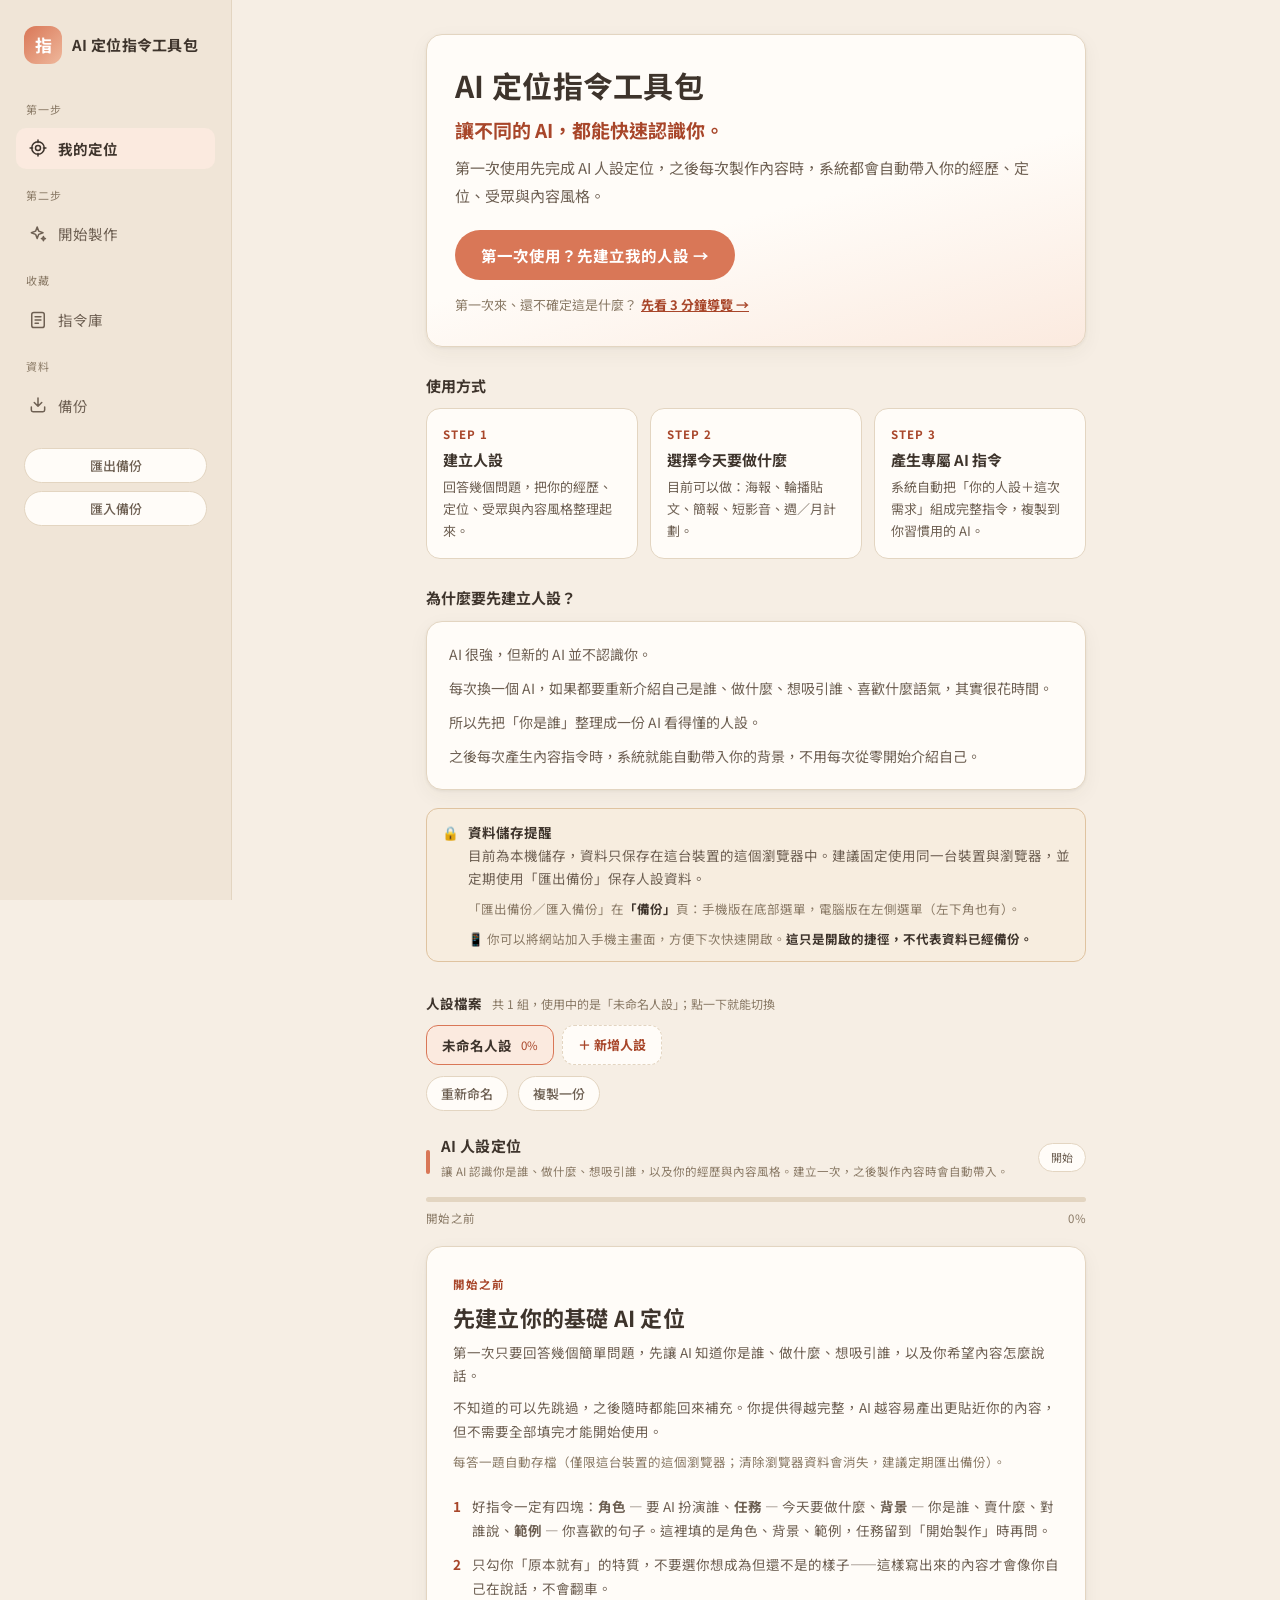
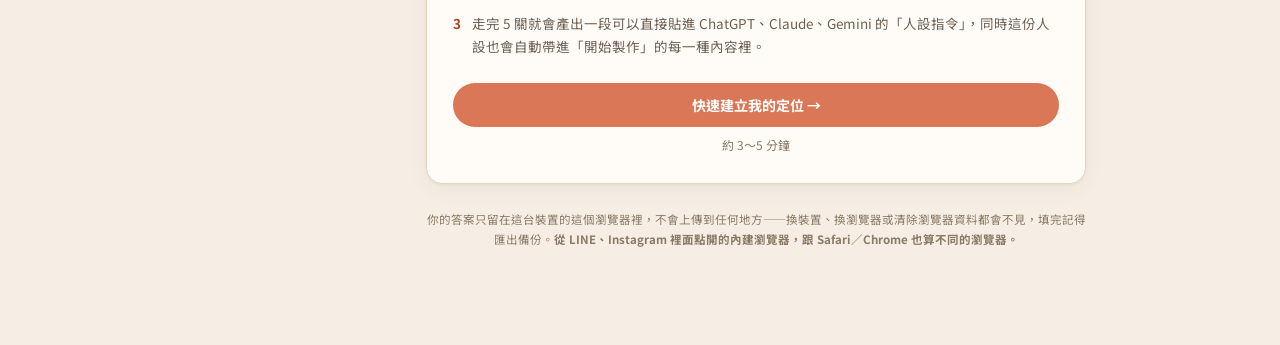
<file: index.html>
<!doctype html>
<html lang="zh-Hant">
<head>
<meta charset="utf-8">
<meta name="viewport" content="width=device-width,initial-scale=1,viewport-fit=cover">
<title>AI 定位指令工具包</title>
<meta name="description" content="讓不同的 AI，都能快速認識你。先建立你的 AI 人設定位，之後製作內容時自動帶入你的經歷、定位、受眾與內容風格。">
<!-- 分享到 LINE／FB 時顯示的標題與說明。沒有這段，LINE 會自己亂抓畫面上的字 -->
<meta property="og:type" content="website">
<meta property="og:site_name" content="AI 定位指令工具包">
<meta property="og:title" content="AI 定位指令工具包">
<meta property="og:description" content="讓不同的 AI，都能快速認識你。先建立你的 AI 人設定位，之後製作內容自動帶入。">
<meta property="og:url" content="https://amaroxy2586-cloud.github.io/roxyai/">
<meta name="twitter:card" content="summary">
<meta name="twitter:title" content="AI 定位指令工具包">
<meta name="twitter:description" content="讓不同的 AI，都能快速認識你。先建立你的 AI 人設定位，之後製作內容自動帶入。">
<link rel="preconnect" href="https://fonts.googleapis.com">
<link rel="preconnect" href="https://fonts.gstatic.com" crossorigin>
<link href="https://fonts.googleapis.com/css2?family=Noto+Sans+TC:wght@400;500;700&display=swap" rel="stylesheet">
<style>
:root{
  /* 大地淺色奶茶底 × 陶土橘重點 */
  --orange:#D97757; --orange-soft:#EFB89C; --orange-light:#FBEADF;
  --caramel:#B08055; --caramel-soft:#DFC3A0; --caramel-light:#F7EDDF;
  --olive:#9DA383; --olive-light:#EDEFE2; --sand:#D6BE9E;
  --milk:#F0E5D7; --bg:#F6EEE4; --white:#FFFCF8;
  --dark:#3E342C; --medium:#6E6053; --gray:#8A7A66;
  --line:#E3D5C1;
  --r:16px; --shadow:0 1px 3px rgba(62,52,44,.07), 0 6px 20px rgba(62,52,44,.05);
}
*{box-sizing:border-box;margin:0;padding:0}
html,body{height:100%}
body{
  font-family:"Noto Sans TC",-apple-system,"PingFang TC","Microsoft JhengHei",sans-serif;
  background:var(--bg); color:var(--dark); line-height:1.7;
  -webkit-font-smoothing:antialiased;
}
button,input,select,textarea{font-family:inherit;font-size:inherit;color:inherit}
button{cursor:pointer;border:none;background:none}
a{color:inherit}

/* ---------- Layout ---------- */
.app{display:flex;min-height:100vh}

/* 內建瀏覽器（LINE／IG／FB）提醒橫幅。
   這些 App 的內建瀏覽器有自己獨立的儲存空間，在裡面填的東西
   換到 Safari／Chrome 打開就不見了——使用者會以為產品壞掉。 */
.iab{
  position:fixed;top:0;left:0;right:0;z-index:80;
  background:var(--orange);color:#fff;
  padding:10px 14px;font-size:12.5px;line-height:1.6;
  display:flex;gap:10px;align-items:center;justify-content:center;flex-wrap:wrap;
  box-shadow:0 2px 10px rgba(62,52,44,.18);
}
.iab b{font-weight:700}
.iab button{
  background:#fff;color:var(--orange);border:0;border-radius:99px;
  padding:5px 13px;font-size:12.5px;font-weight:700;cursor:pointer;flex-shrink:0;
}
body.has-iab .app{padding-top:52px}
@media (max-width:760px){ body.has-iab .app{padding-top:74px} }
.side{
  width:232px;flex:0 0 232px;background:var(--milk);
  border-right:1px solid var(--line);padding:26px 16px 30px;
  position:sticky;top:0;height:100vh;overflow-y:auto;
}
.brand{display:flex;align-items:center;gap:10px;padding:0 8px 22px}
.brand-mark{
  width:38px;height:38px;border-radius:12px;flex:0 0 38px;
  background:linear-gradient(135deg,var(--orange),var(--orange-soft));
  display:grid;place-items:center;color:#fff;font-weight:700;font-size:17px;
}
.brand-txt strong{display:block;font-size:15px;font-weight:700;letter-spacing:.02em}
.brand-txt span{display:block;font-size:11.5px;color:var(--gray)}
.nav{display:flex;flex-direction:column;gap:3px}
.nav-lbl{font-size:11px;color:var(--gray);padding:14px 10px 6px;letter-spacing:.08em}
.nav button{
  display:flex;align-items:center;gap:10px;width:100%;
  padding:10px 12px;border-radius:10px;font-size:14.5px;color:var(--medium);
  text-align:left;transition:.15s;
}
.nav button:hover{background:var(--white)}
.nav button.on{background:var(--orange-light);color:var(--dark);font-weight:700}
.nav button i{font-style:normal;font-size:16px;width:20px;text-align:center}
.side-foot{margin-top:22px;padding:0 8px;display:flex;flex-direction:column;gap:8px}

.main{flex:1;min-width:0;padding:34px 40px 90px;max-width:1180px}
.page{display:none;animation:fade .25s ease}
.page.on{display:block}
@keyframes fade{from{opacity:0;transform:translateY(6px)}to{opacity:1;transform:none}}

.h1{font-size:26px;font-weight:700;letter-spacing:.01em}
.sub{color:var(--gray);font-size:14px;margin-top:4px}
.head{margin-bottom:26px;display:flex;justify-content:space-between;align-items:flex-end;gap:16px;flex-wrap:wrap}
.h2{font-size:17px;font-weight:700;margin-bottom:4px}
.sec{margin-top:30px}

/* ---------- Cards ---------- */
.card{background:var(--white);border:1px solid var(--line);border-radius:var(--r);box-shadow:var(--shadow)}
.pad{padding:22px 24px}
.grid{display:grid;gap:14px}
.g4{grid-template-columns:repeat(4,1fr)}
.gauto{grid-template-columns:repeat(auto-fit,minmax(176px,1fr))}
.g3{grid-template-columns:repeat(3,1fr)}
.g2{grid-template-columns:repeat(2,1fr)}

.stat{padding:18px 20px;border-radius:var(--r);border:1px solid var(--line);background:var(--white);box-shadow:var(--shadow);position:relative;overflow:hidden}
.stat::after{content:"";position:absolute;top:0;bottom:0;left:0;width:4px;background:var(--orange-soft)}
.stat.b::after{background:var(--caramel-soft)} .stat.s::after{background:var(--olive)} .stat.c::after{background:var(--sand)}
.stat .k{font-size:12.5px;color:var(--gray);display:flex;align-items:center;gap:6px}
.stat .v{font-size:30px;font-weight:700;line-height:1.25;margin-top:6px;letter-spacing:-.01em}
.stat .v small{font-size:14px;font-weight:500;color:var(--gray);margin-left:2px}
.stat .n{font-size:12px;color:var(--gray);margin-top:2px}

.bar{height:8px;border-radius:99px;background:var(--orange-light);overflow:hidden;margin-top:10px}
.bar i{display:block;height:100%;background:var(--orange);border-radius:99px;transition:width .5s}

/* ---------- Form ---------- */
.field{margin-bottom:18px}
.field label{display:block;font-size:13.5px;font-weight:700;margin-bottom:6px}
.field .hint{font-size:12.5px;color:var(--gray);font-weight:400;margin-bottom:7px;line-height:1.6}
.inp,textarea.inp,select.inp{
  width:100%;padding:11px 13px;border:1px solid var(--line);border-radius:11px;
  background:var(--white);font-size:14.5px;transition:.15s;outline:none;
}
.inp:focus{border-color:var(--orange-soft);box-shadow:0 0 0 3px var(--orange-light)}
textarea.inp{resize:vertical;min-height:88px;line-height:1.75}
select.inp{appearance:none;padding-right:34px}

.chips{display:flex;flex-wrap:wrap;gap:8px}
.chip{
  padding:7px 14px;border-radius:99px;border:1px solid var(--line);
  background:var(--white);font-size:13.5px;color:var(--medium);transition:.15s;
}
.chip:hover{border-color:var(--orange-soft)}
.chip.on{background:var(--orange-light);border-color:var(--orange-soft);color:var(--dark);font-weight:700}

.btn{
  padding:10px 20px;border-radius:99px;font-size:14px;font-weight:700;
  background:var(--orange);color:#fff;transition:.15s;white-space:nowrap;
}
.btn:hover{background:#C4643F}
.btn:disabled{background:var(--orange-soft);cursor:not-allowed}
.btn.ghost{background:var(--white);color:var(--medium);border:1px solid var(--line);font-weight:500}
.btn.ghost:hover{border-color:var(--orange-soft);color:var(--dark)}
.btn.sm{padding:7px 14px;font-size:13px}
.btn.blue{background:var(--caramel)} .btn.blue:hover{background:#98693F}
.btn.wide{width:100%;text-align:center}
.btn.danger{background:var(--white);color:#B3593B;border:1px solid var(--line)}
.row{display:flex;gap:10px;flex-wrap:wrap;align-items:center}

/* ---------- Generator ---------- */
.tabs{display:flex;gap:10px;overflow-x:auto;padding-bottom:6px;margin-bottom:22px;scrollbar-width:none}
.tabs::-webkit-scrollbar{display:none}
.tab{
  flex:0 0 auto;padding:14px 18px;border-radius:14px;border:1px solid var(--line);
  background:var(--white);text-align:left;min-width:158px;transition:.15s;
}
.tab:hover{border-color:var(--orange-soft)}
.tab.on{border-color:var(--orange);background:var(--orange-light)}
.tab b{display:block;font-size:14.5px}
.tab span{display:block;font-size:11.5px;color:var(--gray);margin-top:1px}
.tab em{font-style:normal;font-size:18px;display:block;margin-bottom:4px}

.split{display:grid;grid-template-columns:1fr 1fr;gap:18px;align-items:start}
.out{
  background:#3E342C;color:#F7F0E6;border-radius:var(--r);padding:20px;
  font-size:13px;line-height:1.85;white-space:pre-wrap;word-break:break-word;
  max-height:560px;overflow-y:auto;
}
.out::-webkit-scrollbar{width:8px}
.out::-webkit-scrollbar-thumb{background:#6E6053;border-radius:9px}
.sticky{position:sticky;top:24px}

.warn{
  background:var(--caramel-light);border:1px solid var(--caramel-soft);border-radius:12px;
  padding:12px 15px;font-size:13.5px;color:var(--medium);display:flex;gap:9px;align-items:flex-start;
}
.warn b{color:var(--dark)}

/* ---------- List ---------- */
.toolbar{display:flex;gap:10px;flex-wrap:wrap;margin-bottom:18px;align-items:center}
.search{position:relative;flex:1;min-width:200px}
.search .inp{padding-left:38px}
.search span{position:absolute;left:13px;top:50%;transform:translateY(-50%);color:var(--gray);font-size:14px}
.item{
  background:var(--white);border:1px solid var(--line);border-radius:14px;padding:16px 18px;
  margin-bottom:11px;transition:.15s;
}
.item:hover{border-color:var(--orange-soft);box-shadow:var(--shadow)}
.item-top{display:flex;gap:10px;align-items:flex-start;justify-content:space-between}
.item h4{font-size:15px;font-weight:700;line-height:1.5}
.item .snip{font-size:13px;color:var(--gray);margin-top:6px;display:-webkit-box;-webkit-line-clamp:2;-webkit-box-orient:vertical;overflow:hidden;line-height:1.7}
.item .meta{display:flex;gap:8px;flex-wrap:wrap;align-items:center;margin-top:11px}
.badge{font-size:11.5px;padding:3px 10px;border-radius:99px;background:var(--orange-light);color:var(--medium);font-weight:700}
.badge.b{background:var(--caramel-light)} .badge.s{background:var(--olive-light)} .badge.c{background:var(--caramel-light)}
.tag{font-size:11.5px;padding:3px 9px;border-radius:8px;background:var(--bg);border:1px solid var(--line);color:var(--gray)}
.date{font-size:11.5px;color:var(--gray);margin-left:auto}
.star{font-size:17px;line-height:1;color:#DFD3C2;transition:.15s}
.star.on{color:#D9A441}
.acts{display:flex;gap:6px;flex-wrap:wrap;margin-top:12px;padding-top:12px;border-top:1px solid var(--line)}

.empty{text-align:center;padding:56px 20px;color:var(--gray)}
.empty em{font-style:normal;font-size:38px;display:block;margin-bottom:12px;opacity:.55}
.empty p{font-size:14px;margin-bottom:16px}

/* ---------- QA rows ---------- */
.qa{border:1px solid var(--line);border-radius:12px;padding:14px;margin-bottom:10px;background:var(--bg)}
.qa-h{display:flex;justify-content:space-between;align-items:center;margin-bottom:8px}
.qa-h b{font-size:12.5px;color:var(--gray)}
.del{font-size:12.5px;color:var(--gray)}
.del:hover{color:#B3593B}

/* ---------- Modal ---------- */
.mask{position:fixed;top:0;right:0;bottom:0;left:0;background:rgba(62,52,44,.42);display:none;z-index:60;padding:20px;overflow-y:auto}
.mask.on{display:flex;align-items:flex-start;justify-content:center}
.modal{background:var(--white);border-radius:20px;width:100%;max-width:660px;margin:auto;box-shadow:0 20px 60px rgba(62,52,44,.22);animation:pop .2s ease}
@keyframes pop{from{opacity:0;transform:scale(.97)}to{opacity:1;transform:none}}
.modal-h{padding:20px 24px;border-bottom:1px solid var(--line);display:flex;justify-content:space-between;align-items:center}
.modal-h b{font-size:16px}
.modal-b{padding:22px 24px;max-height:70vh;overflow-y:auto}
.modal-f{padding:16px 24px;border-top:1px solid var(--line);display:flex;gap:10px;justify-content:flex-end}
.x{font-size:22px;color:var(--gray);line-height:1}

.toast{
  position:fixed;left:50%;bottom:34px;transform:translate(-50%,20px);
  background:var(--dark);color:#fff;padding:11px 22px;border-radius:99px;font-size:13.5px;
  opacity:0;pointer-events:none;transition:.25s;z-index:90;box-shadow:0 8px 24px rgba(62,52,44,.24);
}
.toast.on{opacity:1;transform:translate(-50%,0)}

.mnav{display:none}

/* ---------- 法規清單 ---------- */
.rulebox{background:var(--bg);border:1px solid var(--line);border-radius:12px;padding:15px 16px}
.rulebox.ok{background:#F2F5EE;border-color:#DBE3D3}
.rulebox-h{font-size:13px;font-weight:700;margin-bottom:10px;color:#9C4B32}

/* ---------- 人設檔案切換 ---------- */
.pbar{margin-bottom:22px}
.pbar-h{display:flex;align-items:baseline;gap:10px;flex-wrap:wrap;margin-bottom:10px}
.pbar-h>span:first-child{font-size:13.5px;font-weight:700}
.pbar-n{font-size:12px;color:var(--gray)}
.pchips{display:flex;gap:8px;flex-wrap:wrap}
.pchip{display:flex;align-items:center;gap:9px;padding:9px 15px;border-radius:12px;
  border:1px solid var(--line);background:var(--white);transition:.15s;text-align:left}
.pchip:hover{border-color:var(--orange-soft)}
.pchip.on{border-color:var(--orange);background:var(--orange-light)}
.pchip b{font-size:13.5px;font-weight:700;color:var(--dark)}
.pchip span{font-size:11.5px;color:var(--gray)}
.pchip.on span{color:#A8462A}
.pchip.add{border-style:dashed;color:#A8462A;font-size:13px;font-weight:700}
.pchip.add:hover{background:var(--orange-light)}

.gbar{display:flex;align-items:center;gap:10px;flex-wrap:wrap;background:var(--white);
  border:1px solid var(--line);border-radius:14px;padding:12px 16px;margin-bottom:18px;box-shadow:var(--shadow)}
.gbar-k{font-size:12.5px;color:var(--gray);white-space:nowrap}
.gbar-sel{width:auto;flex:1;min-width:170px;max-width:330px;padding:9px 12px;font-size:14px;font-weight:700}

@media(max-width:560px){
  .gbar{gap:8px;padding:12px 13px}
  .gbar-k{width:100%}
  .gbar-sel{min-width:0;flex:1 1 100%;max-width:none}
  .pchip{flex:1;min-width:calc(50% - 4px)}
}

/* ---------- 人設精靈 ---------- */
.wiz-wrap{max-width:660px;margin:0 auto}
.wiz-top{display:flex;align-items:center;gap:11px;margin-bottom:15px}
.wiz-top .bar{width:4px;height:24px;background:var(--orange);border-radius:2px;flex:0 0 4px}
.wiz-top .word{font-size:15px;font-weight:700;letter-spacing:.02em}
.wiz-top .sub{font-size:11.5px;color:var(--gray)}
.wiz-top .tg{margin-left:auto;font-size:11px;color:var(--medium);background:var(--white);border:1px solid var(--line);padding:4px 12px;border-radius:99px;white-space:nowrap}
.wiz-track{height:5px;background:var(--line);border-radius:99px;overflow:hidden}
.wiz-fill{height:100%;background:var(--orange);border-radius:99px;transition:width .35s ease}
.wiz-lbl{display:flex;justify-content:space-between;font-size:11.5px;color:var(--gray);margin:7px 0 18px;letter-spacing:.03em}
.wiz-card{background:var(--white);border:1px solid var(--line);border-radius:16px;padding:28px 26px;box-shadow:var(--shadow);animation:rise .3s ease both}
@keyframes rise{from{opacity:0;transform:translateY(7px)}to{opacity:1;transform:none}}
.eyebrow{font-size:11.5px;color:#A8462A;letter-spacing:.1em;font-weight:700;margin-bottom:7px}
.wiz-h{font-size:22px;font-weight:700;line-height:1.45;margin-bottom:7px;letter-spacing:.01em}
.wiz-d{font-size:13.5px;color:var(--medium);line-height:1.75;margin-bottom:22px}
.wiz-foot{text-align:center;padding:26px 0 6px;font-size:11.5px;color:var(--gray)}

.gq{margin-bottom:18px;padding-bottom:18px;border-bottom:1px dashed var(--line)}
.gq:last-of-type{border-bottom:none;margin-bottom:0;padding-bottom:0}
.gq label{display:block;font-size:13.5px;font-weight:700;margin-bottom:7px;line-height:1.6}
.qnum{display:inline-flex;align-items:center;justify-content:center;width:19px;height:19px;border-radius:50%;
  background:var(--orange-light);color:#A8462A;font-size:11px;font-weight:700;margin-right:7px}

.offer-row{display:grid;grid-template-columns:1fr 1.35fr auto;gap:8px;margin-bottom:10px;align-items:start}
.offer-x{background:var(--white);border:1px solid var(--line);border-radius:10px;color:var(--gray);padding:0 13px;height:43px;font-size:15px}
.offer-x:hover{color:#B3593B;border-color:#B3593B}
.add-row{font-size:13px;color:#A8462A;background:none;border:1px dashed var(--line);border-radius:11px;padding:11px;width:100%;margin-top:4px}
.add-row:hover{border-color:#A8462A;background:var(--orange-light)}

.wiz-nav{display:flex;gap:10px;margin-top:24px;flex-wrap:wrap}
.wiz-nav .btn{padding:12px 22px}
.grow{flex:1;min-width:130px;text-align:center}

.wlist{list-style:none;margin-bottom:22px}
.wlist li{display:flex;gap:11px;font-size:13.5px;color:var(--medium);line-height:1.75;margin-bottom:11px}
.wlist .n{font-weight:700;color:#A8462A;flex:0 0 auto}
/* li 是 flex 容器，所以裡面每個 <b> 都會變成獨立的 flex item，被壓成一個字一欄。
   文字一律包在 .t 裡，讓 li 只有「編號 + 內容」兩個 flex item，內容就是正常的文字流。 */
.wlist li>.t{flex:1 1 auto;min-width:0}
/* 四大塊：桌機是句子裡的一串（靠 <i> 的頓號串起來），手機拆成四行 */
.four>span>i{font-style:normal}
@media(max-width:768px){
  .four{display:block;margin:9px 0 10px}
  .four>span{display:block;margin-bottom:4px}
  .four>span>i{display:none}
}

.warn.hot{background:var(--orange-light);border-color:var(--orange-soft)}
.cbrow{display:flex;align-items:flex-start;gap:10px;font-size:13.5px;line-height:1.7;cursor:pointer;font-weight:500}
.cbrow input{margin-top:4px;accent-color:var(--orange);width:16px;height:16px;flex:0 0 16px}

.otabs{display:flex;gap:7px;margin-bottom:14px;flex-wrap:wrap}
.otab{font-size:12.5px;padding:8px 15px;border-radius:99px;border:1px solid var(--line);background:var(--bg);color:var(--medium)}
.otab:hover{border-color:var(--orange-soft)}
.otab.on{background:var(--dark);color:var(--white);border-color:var(--dark);font-weight:700}
.obox{background:var(--bg);border:1px solid var(--line);border-radius:11px;padding:17px;font-size:12.5px;
  line-height:1.85;white-space:pre-wrap;max-height:400px;overflow-y:auto;color:var(--dark);word-break:break-word}
.note-box{margin-top:22px;padding:15px 16px;border-radius:11px;background:var(--bg);border:1px dashed var(--line);
  font-size:12.5px;color:var(--medium);line-height:1.75}

@media(max-width:560px){
  .wiz-card{padding:22px 18px}
  .wiz-h{font-size:19px}
  .offer-row{grid-template-columns:1fr}
  .offer-x{width:100%;height:38px}
  .wiz-nav .btn{flex:1;min-width:0}
}

/* ---------- 首頁新手引導（只在人設打底機首頁、還沒按開始時出現）---------- */
.home{margin-bottom:30px}
.home-hero{padding:30px 28px;background:linear-gradient(165deg,var(--white) 55%,var(--orange-light))}
.home-h{font-size:30px;font-weight:700;line-height:1.35;letter-spacing:.01em;margin-bottom:10px}
.home-guide{margin-top:14px;font-size:13px;color:var(--gray)}
.home-guide a{color:#A8462A;font-weight:700;margin-left:4px}
.home-sub{font-size:19px;font-weight:700;color:#A8462A;line-height:1.5;margin-bottom:10px}
/* 手機寬度會把「你。」單獨擠到下一行，所以兩半各自不斷行，要換就從逗號後面換 */
.home-sub span{display:inline-block}

/* 備份頁最上面那張卡、製作頁「整理完成」提示 */
.backup-card .h2{margin-bottom:8px}
.backup-card p{font-size:14px;color:var(--medium);line-height:1.85}
.gen-done{border-radius:12px;padding:10px 14px;margin-bottom:12px;
  color:#4A6B41;background:#F2F5EE;border:1px solid #DBE3D3}
.gen-done.mid{color:var(--dark);background:var(--caramel-light);border-color:var(--caramel-soft)}
.gen-done b{display:block;font-size:14px}
.gen-done span{display:block;font-size:12.5px;color:var(--medium);margin-top:2px;line-height:1.7}

/* 基礎定位開始頁的時間提示、STEP 1 裡的廣告用語清單、「讓 AI 更懂我」的分區 */
.wiz-time{text-align:center;font-size:12px;color:var(--gray);margin-top:8px}
.rule-details{margin:-4px 0 18px;border:1px solid var(--line);border-radius:12px;background:var(--bg);padding:10px 14px}
.rule-details summary{cursor:pointer;font-size:13px;font-weight:700;color:#9C4B32;line-height:1.6}
.rule-details[open] summary{margin-bottom:12px}
.deep-sec{margin-top:24px;padding-top:22px;border-top:1px solid var(--line)}
.deep-h{font-size:16px;font-weight:700;margin-bottom:10px}
.deep-d{font-size:12.5px;color:var(--gray);line-height:1.7;margin:-4px 0 14px}
.deep-main{font-size:13px;line-height:1.75;background:var(--bg);border:1px dashed var(--line);border-radius:11px;padding:10px 13px;margin-bottom:14px}

.gen-done .gen-copy{margin-top:10px}
.gen-done .gen-hint{font-size:12px;color:var(--gray);margin-top:6px}

/* 開始製作頁上方的用途說明：講清楚最後拿到的是 AI 指令。刻意用柔和底色，不做成警告 */
.gen-intro{padding:20px 22px;margin-bottom:20px}
.gi-lead{font-size:15px;font-weight:700;line-height:1.7;color:var(--dark)}
.gi-d{font-size:13.5px;color:var(--medium);line-height:1.8;margin-top:6px}
.gi-flow{display:flex;flex-wrap:wrap;align-items:center;gap:8px 6px;margin:14px 0}
.gi-step{font-size:12.5px;padding:5px 12px;border-radius:99px;background:var(--bg);border:1px solid var(--line);color:var(--medium);white-space:nowrap}
.gi-step.on{background:var(--orange-light);border-color:var(--orange-soft);color:var(--dark);font-weight:700}
.gi-step.out{border-style:dashed}
.gi-arr{font-size:12px;color:var(--gray)}
.gi-note{font-size:12.5px;color:var(--medium);line-height:1.75;background:var(--olive-light);border-radius:11px;padding:10px 13px}
.gi-note b{color:var(--dark)}
@media(max-width:760px){
  .gen-intro{padding:16px 16px}
  .gi-lead{font-size:14.5px}
  .gen-done .gen-copy{width:100%}
}

/* 選單圖示（側邊與手機底部共用同一組線條 SVG，顏色跟著文字走） */
.nav button i svg,.mnav button i svg{display:block;width:20px;height:20px;margin:0 auto}
.home-d{font-size:15px;color:var(--medium);line-height:1.85;margin-bottom:20px}
.home-cta{padding:14px 26px;font-size:15.5px;white-space:normal;text-align:center}
.home-status{font-size:14px;font-weight:700;border-radius:12px;padding:10px 14px;margin-bottom:16px;
  color:#4A6B41;background:#F2F5EE;border:1px solid #DBE3D3}
.home-status.mid{color:var(--dark);background:var(--caramel-light);border-color:var(--caramel-soft)}
.home-status span{display:block;font-size:12.5px;font-weight:400;color:var(--gray);margin-top:1px}
.home-sec-h{font-size:15px;font-weight:700;margin:26px 0 10px}
.home-steps{display:grid;grid-template-columns:repeat(3,1fr);gap:12px}
.home-step{background:var(--white);border:1px solid var(--line);border-radius:14px;padding:16px}
.home-step .no{font-size:11.5px;font-weight:700;color:#A8462A;letter-spacing:.08em}
.home-step .t b{display:block;font-size:15px;margin:2px 0 4px}
.home-step .t p{font-size:13px;color:var(--medium);line-height:1.7}
.home-why{padding:20px 22px}
.home-why p{font-size:14px;color:var(--medium);line-height:1.85}
.home-why p+p{margin-top:8px}
.home-store{margin-top:18px}
.home-tip{font-size:12.5px;color:var(--gray);margin-top:8px;line-height:1.7}
@media(max-width:760px){
  .home-hero{padding:24px 20px}
  .home-h{font-size:24px}
  .home-d{font-size:14.5px}
  .home-cta{width:100%}
  .home-steps{grid-template-columns:1fr;gap:8px}
  /* 手機改成橫排：左邊 STEP 編號、右邊內容。文字包在 .t 裡，避免 flex 把 <b> 拆成獨立欄位 */
  .home-step{display:flex;gap:12px;align-items:flex-start;padding:12px 14px}
  .home-step .no{flex:0 0 auto;margin-top:3px}
  .home-step .t{flex:1 1 auto;min-width:0}
}

/* ---------- RWD ---------- */
@media(max-width:960px){
  .g4{grid-template-columns:repeat(2,1fr)}
  .gauto{grid-template-columns:repeat(2,1fr)}
  .g3,.g2{grid-template-columns:1fr}
  .split{grid-template-columns:1fr}
  .sticky{position:static}
}
@media(max-width:760px){
  .side{display:none}
  .main{padding:20px 16px 96px}
  .h1{font-size:21px}
  .mnav{
    display:flex;position:fixed;left:0;right:0;bottom:0;z-index:50;
    background:rgba(255,252,248,.96);backdrop-filter:blur(10px);
    border-top:1px solid var(--line);padding:7px 4px calc(7px + env(safe-area-inset-bottom));
  }
  .mnav button{flex:1;display:flex;flex-direction:column;align-items:center;gap:2px;font-size:10.5px;color:var(--gray);padding:5px 2px;border-radius:10px}
  .mnav button i{font-style:normal;font-size:18px}
  .mnav button.on{color:var(--orange);font-weight:700}
  .out{max-height:400px;font-size:12.5px}
  .modal-b{max-height:62vh}
  .toast{bottom:82px}
}
/* 月計畫方案卡片：沿用網站字體與配色，小螢幕直向排列。 */
.month-plans{display:grid;grid-template-columns:repeat(3,minmax(0,1fr));gap:10px}
.month-plan{min-width:0;text-align:left;white-space:normal;overflow-wrap:anywhere;font:inherit;color:inherit;background:var(--card,#fffaf4);border:2px solid var(--line,#dfd2c4);border-radius:14px;padding:15px;cursor:pointer}
.month-plan b,.month-plan span,.month-plan small{display:block}
.month-plan span{margin:12px 0;line-height:1.8}.month-plan small{line-height:1.7}
.month-plan.on{border-color:var(--orange,#bc694b);background:#fff0e5;box-shadow:0 0 0 1px var(--orange,#bc694b)}
.month-plan:focus-visible{outline:3px solid var(--orange,#bc694b);outline-offset:3px}
.story-weekdays .chip,.story-count .chip{min-height:44px;min-width:44px}
.month-input{min-width:0;max-width:100%;box-sizing:border-box}
@media(max-width:1000px){.month-plans{grid-template-columns:1fr}}
</style>
</head>
<body>
<div class="iab" id="iabBar" style="display:none">
  <span id="iabTxt"></span>
  <button onclick="iabCopy()">複製網址</button>
</div>

<div class="app">

  <!-- ============ 側邊選單 ============ -->
  <aside class="side">
    <div class="brand">
      <div class="brand-mark">指</div>
      <div class="brand-txt">
        <strong>AI 定位指令工具包</strong>
      </div>
    </div>

    <!-- 選單名稱與手機底部導覽一致：我的定位｜開始製作｜指令庫｜備份 -->
    <nav class="nav">
      <div class="nav-lbl">第一步</div>
      <button data-go="persona" class="on"><i><svg viewBox="0 0 24 24" fill="none" stroke="currentColor" stroke-width="1.8" stroke-linecap="round"><circle cx="12" cy="12" r="7.5"/><circle cx="12" cy="12" r="3"/><path d="M12 2.5v3M12 18.5v3M2.5 12h3M18.5 12h3"/></svg></i>我的定位</button>
      <div class="nav-lbl">第二步</div>
      <button data-go="gen"><i><svg viewBox="0 0 24 24" fill="none" stroke="currentColor" stroke-width="1.8" stroke-linejoin="round"><path d="M11 3.5l1.9 5.1 5.1 1.9-5.1 1.9L11 17.5l-1.9-5.1L4 10.5l5.1-1.9z"/><path d="M18.5 15l.7 1.8 1.8.7-1.8.7-.7 1.8-.7-1.8-1.8-.7 1.8-.7z"/></svg></i>開始製作</button>
      <div class="nav-lbl">收藏</div>
      <button data-go="list"><i><svg viewBox="0 0 24 24" fill="none" stroke="currentColor" stroke-width="1.8" stroke-linecap="round"><rect x="4.5" y="3" width="15" height="18" rx="2.5"/><path d="M8.5 8h7M8.5 12h7M8.5 16h4"/></svg></i>指令庫</button>
      <div class="nav-lbl">資料</div>
      <button data-go="dash"><i><svg viewBox="0 0 24 24" fill="none" stroke="currentColor" stroke-width="1.8" stroke-linecap="round" stroke-linejoin="round"><path d="M12 3.5v10M7.5 9l4.5 4.5L16.5 9"/><path d="M4 14.5v3.5a2 2 0 0 0 2 2h12a2 2 0 0 0 2-2v-3.5"/></svg></i>備份</button>
    </nav>

    <div class="side-foot">
      <button class="btn ghost sm" onclick="exportData()">匯出備份</button>
      <button class="btn ghost sm" onclick="importPick()">匯入備份</button>
    </div>
  </aside>

  <main class="main">

    <!-- ============ 備份（原本的儀表板：備份放最上面，其餘統計、最近刪除都保留） ============ -->
    <section class="page" id="p-dash">
      <div class="head">
        <div>
          <div class="h1">備份</div>
          <div class="sub">匯出、匯入你的資料；下面也保留使用概況與最近刪除。</div>
        </div>
      </div>

      <div class="card pad backup-card">
        <div class="h2">🔒 資料儲存提醒</div>
        <p>目前為本機儲存，資料只保存在這台裝置的這個瀏覽器中。</p>
        <p>建議固定使用同一台裝置與瀏覽器，並定期使用「匯出備份」保存資料。</p>
        <p>更換裝置或瀏覽器時，可使用「匯入備份」恢復資料。</p>
        <div class="row" style="margin-top:16px">
          <button class="btn" onclick="exportData()">匯出備份</button>
          <button class="btn ghost" onclick="importPick()">匯入備份</button>
        </div>
        <div class="home-tip">資料不會上傳到任何地方，清除瀏覽器資料也會一起不見。<br><b>注意：從 LINE、Instagram 裡面點開的內建瀏覽器，跟 Safari／Chrome 也算「不同的瀏覽器」，資料不互通。</b></div>
      </div>

      <div class="head" style="margin:30px 0 14px">
        <div>
          <div class="h2" style="margin-bottom:0">使用概況</div>
          <div class="sub" id="dashHi">今天想做什麼？</div>
        </div>
        <button class="btn" onclick="go('gen')">＋ 開始製作</button>
      </div>

      <div class="grid g4">
        <div class="stat">
          <div class="k">指令總數</div>
          <div class="v" id="s-total">0<small>筆</small></div>
          <div class="n" id="s-total-n">還沒有任何紀錄</div>
        </div>
        <div class="stat b">
          <div class="k">本月產生</div>
          <div class="v" id="s-month">0<small>筆</small></div>
          <div class="n" id="s-month-n">—</div>
        </div>
        <div class="stat s">
          <div class="k">已收藏</div>
          <div class="v" id="s-fav">0<small>筆</small></div>
          <div class="n">加星號的常用指令</div>
        </div>
        <div class="stat c">
          <div class="k">基礎定位</div>
          <div class="v" id="s-persona">0<small>%</small></div>
          <div class="bar"><i id="s-persona-bar" style="width:0%"></i></div>
          <div class="n" id="s-persona-n">—</div>
        </div>
      </div>

      <div class="sec">
        <div class="h2">各類型使用狀況</div>
        <div class="sub" style="margin-bottom:14px">點卡片可以直接開始製作該類型</div>
        <div class="grid gauto" id="typeCards"></div>
      </div>

      <div class="sec">
        <div class="h2">最近產生的指令</div>
        <div class="sub" style="margin-bottom:14px">最新 5 筆</div>
        <div id="recent"></div>
      </div>

      <div class="sec">
        <div class="h2">最近刪除</div>
        <div class="sub" style="margin-bottom:10px">刪掉的指令和人設會先放在這裡 <b>30 天</b>，期間都可以按「還原」救回來。因為資料存在你自己的瀏覽器裡，沒有伺服器在背後倒數——<b>逾期的項目是在你下次打開這個網站時才會被清掉</b>。這裡最多保留 200 筆，超過會從最舊的開始清。<b>匯出備份不會包含這裡的項目</b>，要保留就先還原再匯出。</div>
        <div class="sub" id="trashSub" style="margin-bottom:14px"></div>
        <div id="trashBox"></div>
        <div class="row" id="trashClearRow" style="display:none">
          <button class="btn ghost sm" onclick="trashClear()">清空最近刪除</button>
        </div>
      </div>
    </section>

    <!-- ============ 人設定位（引導式精靈） ============ -->
    <section class="page on" id="p-persona">
      <div class="wiz-wrap">
        <div class="home" id="homeHero"></div>
        <div class="pbar" id="personaBar"></div>

        <div class="wiz-top">
          <div class="bar"></div>
          <div>
            <div class="word">AI 人設定位</div>
            <div class="sub">讓 AI 認識你是誰、做什麼、想吸引誰，以及你的經歷與內容風格。建立一次，之後製作內容時會自動帶入。</div>
          </div>
          <div class="tg" id="wizTag">開始</div>
        </div>
        <div class="wiz-track"><div class="wiz-fill" id="wizFill" style="width:0%"></div></div>
        <div class="wiz-lbl"><span id="wizL">開始之前</span><span id="wizR">0%</span></div>

        <div class="wiz-card" id="wizRoot"></div>

        <div class="wiz-foot">你的答案只留在這台裝置的這個瀏覽器裡，不會上傳到任何地方——換裝置、換瀏覽器或清除瀏覽器資料都會不見，填完記得匯出備份。<b>從 LINE、Instagram 裡面點開的內建瀏覽器，跟 Safari／Chrome 也算不同的瀏覽器。</b></div>
      </div>
    </section>

    <!-- ============ 指令產生器 ============ -->
    <section class="page" id="p-gen">
      <div class="head">
        <div>
          <div class="h1">今天想做什麼？</div>
        </div>
      </div>

      <!-- 真人盲測：有人以為這裡會直接生出貼文或圖片。先講清楚最後拿到的是「AI 指令」 -->
      <div class="card gen-intro">
        <p class="gi-lead">AI 做不出你想要的，不一定是 AI 不夠厲害，可能只是它還不知道你真正要什麼。</p>
        <p class="gi-d">這裡會透過幾個簡單問題，幫你把腦中的想法說得更清楚，再自動帶入你的人設定位，整理成一份專屬 AI 指令。</p>
        <div class="gi-flow">
          <span class="gi-step">你的想法</span><span class="gi-arr">→</span>
          <span class="gi-step">回答幾個問題</span><span class="gi-arr">→</span>
          <span class="gi-step">加入你的人設定位</span><span class="gi-arr">→</span>
          <span class="gi-step on">產生專屬 AI 指令</span><span class="gi-arr">→</span>
          <span class="gi-step out">複製到你想使用的 AI</span>
        </div>
        <div class="gi-note"><b>這個版本產生的是「AI 指令」，不是直接在這裡生成最終圖片或貼文。</b><br>完成後，你可以把指令複製到 ChatGPT、Claude、Gemini 或其他適合的 AI 繼續生成。</div>
      </div>

      <div id="genPersonaBar"></div>
      <div id="personaWarn"></div>

      <div class="tabs" id="genTabs"></div>

      <div class="split">
        <div class="card pad">
          <div class="h2" id="genTitle">—</div>
          <div class="sub" id="genDesc" style="margin-bottom:20px">—</div>
          <div id="genFields"></div>
          <div class="row" style="margin-top:6px">
            <button class="btn ghost sm" onclick="clearGen()">清空重填</button>
          </div>
        </div>

        <div class="sticky">
          <div class="card pad" style="padding-bottom:18px">
            <div class="row" style="justify-content:space-between;margin-bottom:14px">
              <div>
                <div class="h2" style="margin-bottom:0">產生的指令</div>
                <div class="sub" id="genCount">0 字</div>
              </div>
              <div class="row" style="gap:8px">
                <button class="btn sm" onclick="copyOut()">複製</button>
                <button class="btn ghost sm" onclick="saveOut()">存進指令庫</button>
              </div>
            </div>
            <div id="genDone"></div>
            <div id="genSteps"></div>
            <div class="out" id="genOut">左邊填一填，這裡就會即時長出完整指令。</div>
            <div class="warn" style="margin-top:14px">
              <span>📋</span>
              <div>這段已經包含<b>【角色】【任務／目的】【背景】【範例】</b>四大區塊。複製後整段貼給 AI，<b>不要自己刪</b>。不滿意就回他一句「第 3 點再更口語一點」繼續調。</div>
            </div>
          </div>
        </div>
      </div>
    </section>

    <!-- ============ 指令庫 ============ -->
    <section class="page" id="p-list">
      <div class="head">
        <div>
          <div class="h1">我的指令庫</div>
          <div class="sub" id="listSub">存起來的指令，下次直接複製就能用。</div>
        </div>
        <button class="btn" onclick="openForm()">＋ 手動新增</button>
      </div>

      <div class="toolbar">
        <div class="search">
          <span>🔍</span>
          <input class="inp" id="q" placeholder="搜尋標題、主題、指令內容、標籤…" oninput="renderList()">
        </div>
        <select class="inp" id="fType" style="width:auto;min-width:130px" onchange="renderList()">
          <option value="">全部類型</option>
        </select>
        <select class="inp" id="fFav" style="width:auto;min-width:120px" onchange="renderList()">
          <option value="">全部</option>
          <option value="1">★ 只看收藏</option>
        </select>
        <select class="inp" id="fSort" style="width:auto;min-width:130px" onchange="renderList()">
          <option value="new">最新在前</option>
          <option value="old">最舊在前</option>
          <option value="az">標題 A→Z</option>
        </select>
      </div>

      <div id="listBox"></div>
    </section>

  </main>
</div>

<!-- ============ 手機底部選單 ============ -->
<nav class="mnav">
  <button data-go="persona" class="on"><i><svg viewBox="0 0 24 24" fill="none" stroke="currentColor" stroke-width="1.8" stroke-linecap="round"><circle cx="12" cy="12" r="7.5"/><circle cx="12" cy="12" r="3"/><path d="M12 2.5v3M12 18.5v3M2.5 12h3M18.5 12h3"/></svg></i>我的定位</button>
  <button data-go="gen"><i><svg viewBox="0 0 24 24" fill="none" stroke="currentColor" stroke-width="1.8" stroke-linejoin="round"><path d="M11 3.5l1.9 5.1 5.1 1.9-5.1 1.9L11 17.5l-1.9-5.1L4 10.5l5.1-1.9z"/><path d="M18.5 15l.7 1.8 1.8.7-1.8.7-.7 1.8-.7-1.8-1.8-.7 1.8-.7z"/></svg></i>開始製作</button>
  <button data-go="list"><i><svg viewBox="0 0 24 24" fill="none" stroke="currentColor" stroke-width="1.8" stroke-linecap="round"><rect x="4.5" y="3" width="15" height="18" rx="2.5"/><path d="M8.5 8h7M8.5 12h7M8.5 16h4"/></svg></i>指令庫</button>
  <button data-go="dash"><i><svg viewBox="0 0 24 24" fill="none" stroke="currentColor" stroke-width="1.8" stroke-linecap="round" stroke-linejoin="round"><path d="M12 3.5v10M7.5 9l4.5 4.5L16.5 9"/><path d="M4 14.5v3.5a2 2 0 0 0 2 2h12a2 2 0 0 0 2-2v-3.5"/></svg></i>備份</button>
</nav>

<!-- ============ 新增／編輯 Modal ============ -->
<div class="mask" id="mask" onclick="if(event.target===this)closeForm()">
  <div class="modal">
    <div class="modal-h">
      <b id="mTitle">新增指令</b>
      <button class="x" onclick="closeForm()">×</button>
    </div>
    <div class="modal-b">
      <div class="field">
        <label>標題 <span style="color:var(--orange)">＊</span></label>
        <input class="inp" id="m-title" placeholder="例：母親節活動海報指令">
      </div>
      <div class="grid g2" style="gap:0 14px">
        <div class="field">
          <label>類型</label>
          <select class="inp" id="m-type"></select>
        </div>
        <div class="field">
          <label>主題</label>
          <input class="inp" id="m-topic" placeholder="例：母親節優惠">
        </div>
      </div>
      <div class="field">
        <label>指令內容 <span style="color:var(--orange)">＊</span></label>
        <div class="hint">可以直接貼上你調整過的版本。</div>
        <textarea class="inp" id="m-content" style="min-height:200px"></textarea>
      </div>
      <div class="field">
        <label>標籤</label>
        <div class="hint">用逗號分隔，例：節慶, 招生, 高互動</div>
        <input class="inp" id="m-tags" placeholder="節慶, 招生">
      </div>
      <div class="field">
        <label>使用心得／備註</label>
        <textarea class="inp" id="m-note" style="min-height:70px" placeholder="例：這組給 GPT 效果好，Gemini 要再加一句限制字數"></textarea>
      </div>
      <div class="row">
        <button class="chip" id="m-fav" onclick="toggleFormFav()">☆ 加入收藏</button>
      </div>
    </div>
    <div class="modal-f">
      <button class="btn ghost" onclick="closeForm()">取消</button>
      <button class="btn" onclick="saveForm()">儲存</button>
    </div>
  </div>
</div>

<!-- ============ 檢視 Modal ============ -->
<div class="mask" id="viewMask" onclick="if(event.target===this)closeView()">
  <div class="modal">
    <div class="modal-h">
      <b id="vTitle">指令內容</b>
      <button class="x" onclick="closeView()">×</button>
    </div>
    <div class="modal-b">
      <div class="out" id="vBody" style="max-height:none"></div>
      <div id="vNote"></div>
    </div>
    <div class="modal-f">
      <button class="btn ghost" onclick="closeView()">關閉</button>
      <button class="btn" id="vCopy">複製指令</button>
    </div>
  </div>
</div>

<input type="file" id="fileIn" accept=".json,application/json" style="display:none">
<div class="toast" id="toast"></div>
<script>
/* ==================================================================
   AI 定位指令工具包 — 資料層
   ================================================================== */
const K_P = 'aips_persona_v1';
const K_R = 'aips_records_v1';

const DEF_PERSONA = {
  /* 【角色】要 AI 扮演誰 */
  aiRole:'',
  /* 基本 */
  nickname:'', handle:'', positioning:'', expertise:'',
  /* 身份／領域（複選）。industry 是舊版單選的欄位，保留原值不刪，只在 migrateIdentity 讀一次 */
  identities:[], identityOther:'', identityV:0, industry:'',
  /* 特質與語氣 */
  commStyle:[], contentEnergy:[], interactStyle:[], customTraits:'',
  toneRhythm:'', bannedTone:[], toneNote:'',
  /* 受眾 */
  ageRange:'', audienceType:[], audienceOther:'',
  painPoint:'', firstMessage:'', desiredChange:'',
  /* 故事與優缺點 */
  storyBefore:'', storyTurning:'', storyResult:'',
  strengths:'', weaknesses:'',
  hobbies:'',   /* 工作以外喜歡什麼（讓 AI 更懂我）*/
  /* 變現與問答。offers[0] 是基礎定位的「主要服務」，其餘在「讓 AI 更懂我」補；price 選填 */
  offers:[{name:'',desc:'',price:''}],
  qa:[{q:'',a:''},{q:'',a:''},{q:'',a:''}],
  /* 【範例】你自己寫過、覺得好的句子；以及踩過的雷 */
  examples:[{note:'',text:''}],
  bestLine:'', bestData:'', worstLine:'',   /* 自己帳號流量最好／最差的封面第一句 */
  pastFail:'',
  /* 行動與收尾 */
  readerAction:[], readerActionOther:'', booking:'',
  keywords:'', complianceAck:false,
  step:0
};

/* 精靈用的選項；wTag / wPick 一律用索引傳值，避免中文標點跑進 HTML 屬性 */
const OPT = {
  identities:['美容／美睫／美甲／美髮','醫美相關','心靈療癒／命理','教育／教學／內訓','電商／零售／實體服務','餐飲／食品','自媒體／內容創作','其他'],
  commStyle:['溫暖鼓勵','直接坦率','理性條理','幽默風趣','感性細膩','犀利提醒','沉穩專業'],
  contentEnergy:['高能量、有活力','平靜療癒','知性思考','熱血激勵','溫柔陪伴'],
  interactStyle:['像朋友聊天','像老師教學','像顧問建議','像姊妹交流','保持一點神祕感'],
  ageRange:['18–24 歲','25–34 歲','35–44 歲','45–54 歲','55 歲以上','橫跨多個年齡層'],
  audienceType:['個人工作室老闆','上班族','全職媽媽','學生','自媒體新手','同行／同業','企業／團隊窗口'],
  toneRhythm:['先肯定優點，再溫柔指出可以優化的地方','直接了當，先講重點再解釋','先拋問題，引導對方自己想','用一個小故事帶出重點'],
  bannedTone:['太浮誇的行銷話術','太生硬的專業術語','太強勢的催促感','說教感','賣慘／博同情','過度謙虛'],
  readerAction:['主動私訊詢問','按下追蹤','加 LINE 好友','直接下單購買','轉介推薦身邊的人','留言互動','點連結了解更多']
};

/* 舊版（單頁表單）填過的人設，開檔時自動搬進新欄位，不讓資料掉 */
function migrateOne(p){
  const old = p.name || p.job || p.skill || p.aud || p.offer || p.slogan ||
              (p.tone && p.tone.length) || p.toneExtra;
  if(!old) return false;
  if(!p.nickname && p.name) p.nickname = p.name;
  if(!p.positioning && p.job) p.positioning = p.job;
  if(!p.expertise && p.skill) p.expertise = p.skill;
  if(!p.audienceOther && p.aud) p.audienceOther = p.aud;
  if(p.offer && !(p.offers||[]).some(o => o.name || o.desc)){
    p.offers = p.offer.split('\n').filter(s => s.trim())
      .map(s => ({name:s.trim().replace(/^\d+[.、)）]\s*/,''), desc:''}));
  }
  const toneTxt = [(p.tone||[]).join('、'), p.toneExtra].filter(Boolean).join('；');
  if(toneTxt && !p.toneNote) p.toneNote = toneTxt;
  if(p.slogan && !p.keywords) p.keywords = p.slogan;
  ['name','job','skill','aud','offer','tone','toneExtra','slogan'].forEach(k => { delete p[k]; });
  return true;
}
/* 中間插了「AI 角色」(2) 與「你的範例」(10) 兩關，舊的關卡編號要往後推 */
const STEP_REMAP = {0:0, 1:1, 2:3, 3:4, 4:5, 5:6, 6:7, 7:8, 8:9, 9:11, 10:12, 11:13, 12:14};
/* 2026-09：13 關（0–14）改成基礎定位 5 關（1–5）＋完成頁（6）。step 只是「填到哪」的進度，
   填過的欄位內容一個都不動。舊的進度對到「下一個還沒填的新關卡」：
   舊 1 基本資料 → 1；舊 2 角色／3 特質／4 受眾 → 2 我想吸引誰；
   舊 5 故事～8 主要服務 → 3 我主要提供什麼；舊 9 以後（服務已填）→ 6 完成頁 */
const STEP_V3 = {0:0, 1:1, 2:2, 3:2, 4:2, 5:3, 6:3, 7:3, 8:3, 9:6, 10:6, 11:6, 12:6, 13:6, 14:6};
function migrateSteps(p){
  if(p.schemaV === 3) return false;
  if(p.schemaV !== 2) p.step = STEP_REMAP[p.step] !== undefined ? STEP_REMAP[p.step] : 0;   /* v1 → v2 */
  p.step = STEP_V3[p.step] !== undefined ? STEP_V3[p.step] : 0;                              /* v2 → v3 */
  p.schemaV = 3;
  return true;
}
/* ---- 身份／領域：舊版「所屬產業別」單選 → 新版複選 ----
   舊的 industry 字串原封不動留著；identityV 標記轉過了沒有，轉過就不再轉，
   否則使用者把複選全部取消後，重整又會被舊值塞回來。 */
const BEAUTY_IDS = ['美容／美睫／美甲／美髮', '醫美相關'];
const LEGACY_BEAUTY = '美業／醫美相關';
function legacyIdentities(ind){
  const v = (typeof ind === 'string' ? ind : '').trim();
  if(!v) return {list: [], other: ''};
  /* 舊選項把美業跟醫美綁在一起。先轉成美容，不硬塞醫美；第 1 關會提醒做醫美的人自己加勾 */
  if(v === LEGACY_BEAUTY) return {list: [BEAUTY_IDS[0]], other: ''};
  if(OPT.identities.indexOf(v) > -1) return {list: [v], other: ''};
  return {list: ['其他'], other: v};     /* 不認得的值不丟，放進「其他」的自行輸入 */
}
function migrateIdentity(p){
  if(p.identityV === 1) return false;
  if(!Array.isArray(p.identities)) p.identities = [];
  if(typeof p.identityOther !== 'string') p.identityOther = '';
  if(!p.identities.length && p.industry){
    const m = legacyIdentities(p.industry);
    p.identities = m.list;
    if(m.other && !p.identityOther) p.identityOther = m.other;
  }
  p.identityV = 1;
  return true;
}
/* 讀身份一律走這裡：還沒轉過的物件（例如剛從最近刪除還原的舊人設）也讀得到 */
function identityList(p){
  p = p || persona;
  const a = Array.isArray(p.identities) ? p.identities.filter(x => typeof x === 'string' && x) : [];
  if(a.length || p.identityV === 1) return a;
  return legacyIdentities(p.industry).list;
}
function identityText(p){
  p = p || persona;
  /* 這支定義在 tx() 前面，自己 trim，不依賴後面才宣告的 const */
  const own = (typeof p.identityOther === 'string' ? p.identityOther : '').trim().replace(/\n+/g, '；');
  const other = own || (p.identityV === 1 ? '' : legacyIdentities(p.industry).other);
  return identityList(p).map(x => (x === '其他' && other) ? '其他（' + other + '）' : x).join('、');
}
/* 廣告用語提醒（第 13 關、【背景】裡的禁用詞）：選了美容或醫美任一個就要 */
function isBeautyLike(p){
  return identityList(p || persona).some(x => BEAUTY_IDS.indexOf(x) > -1);
}

function migratePersona(){
  let moved = 0, stepped = 0, ided = 0;
  pList.forEach(p => {
    if(migrateOne(p)) moved++;
    if(migrateSteps(p)) stepped++;
    if(migrateIdentity(p)) ided++;
  });
  if(moved || stepped || ided) save();
  if(moved) toast('已把舊版人設搬到新的引導流程裡 ✓');
}

/* ---- 人設檔案庫：可以有好幾組，同一時間只有一組是「使用中」 ----
   persona 永遠指向 pList 裡使用中的那一個物件，所以精靈、指令產生器
   那些原本直接讀寫 persona 的程式碼都不用改。 */
const K_PS = 'aips_personas_v1';

function pid(){ return 'p' + Date.now().toString(36) + Math.random().toString(36).slice(2,7); }
function newPersona(label){
  const p = JSON.parse(JSON.stringify(DEF_PERSONA));
  p.id = pid();
  p.label = label || '';
  p.createdAt = Date.now();
  p.schemaV = 3;   /* 新人設一出生就是新版（5 關）關卡編號，不要再被 migrateSteps 轉一次 */
  p.identityV = 1; /* 一出生就是複選格式 */
  return p;
}
function fillPersona(x){
  const p = Object.assign(JSON.parse(JSON.stringify(DEF_PERSONA)), x || {});
  if(!p.id) p.id = pid();
  if(typeof p.label !== 'string') p.label = '';
  return p;
}
/* 顯示用名稱：優先用自己取的檔名，其次用暱稱 */
function personaName(p){ return (p && (p.label || p.nickname)) || '未命名人設'; }

let pList = [], pActive = '', persona = null;
let records = load(K_R, []);

/* ==================================================================
   最近刪除（刪掉的東西先放這裡 30 天，期間可以還原）
   這是本機產品，沒有伺服器在背後倒數，所以「過期」是在
   使用者打開網站、或又刪了新東西的時候才真的被清掉。
   ================================================================== */
const K_T = 'aips_trash_v1';
const TRASH_DAYS = 30;
const TRASH_MAX  = 200;          /* 不設上限的話，瀏覽器空間會被慢慢吃光 */
let trash = load(K_T, []);

(function bootPersonas(){
  let box = null;
  try{ box = JSON.parse(localStorage.getItem(K_PS)); }catch(e){}
  if(box && Array.isArray(box.list) && box.list.length){
    pList = box.list.map(fillPersona);
    pActive = box.activeId;
  } else {
    let one = null;                       // 舊版只有單一人設，包成第一組
    try{ one = JSON.parse(localStorage.getItem(K_P)); }catch(e){}
    pList = [fillPersona(one)];
    pActive = pList[0].id;
  }
  if(!pList.some(x => x.id === pActive)) pActive = pList[0].id;
  persona = pList.find(x => x.id === pActive);
})();
/* 產生器草稿：以「人設 id ∷ 指令類型」為 key，換人設不會沿用上一組的答案；
   而且會存進 localStorage，重整不會整份消失 */
const K_G = 'aips_gendraft_v1';
let genState = load(K_G, {});
Object.keys(genState).forEach(k => { const g = genState[k]; if(g && g.mode === 'C｜用一張圖裂變成一則輪播') g.mode = 'C｜用一張圖生成一則輪播貼文'; });
let saveWarned = false;

/* 2026-09-11 移除雲端同步，回到純本機儲存。
   之前的同步設定（帳號與 6 位數密碼）還躺在這些人的瀏覽器裡，
   功能都拿掉了還留著密碼沒有意義，開啟時直接清掉。 */
try{ localStorage.removeItem('aips_sync_v1'); }catch(e){}
let curType = 'poster';
function gkey(t){ return pActive + '::' + (t || curType); }
let editId = null;
let formFav = false;

function load(k, d){
  try{
    const v = JSON.parse(localStorage.getItem(k));
    if(v===null || v===undefined) return JSON.parse(JSON.stringify(d));
    if(Array.isArray(d)) return Array.isArray(v) ? v : JSON.parse(JSON.stringify(d));
    return Object.assign(JSON.parse(JSON.stringify(d)), v);
  }catch(e){ return JSON.parse(JSON.stringify(d)); }
}
function save(){
  /* 蓋一個「最後編輯時間」在正在編輯的這組人設上（匯入合併時用來判斷誰比較新） */
  if(persona) persona.updatedAt = Date.now();
  try{
    localStorage.setItem(K_PS, JSON.stringify({list: pList, activeId: pActive}));
    localStorage.setItem(K_R, JSON.stringify(records));
    localStorage.setItem(K_G, JSON.stringify(genState));
    localStorage.setItem(K_T, JSON.stringify(trash));
    saveWarned = false;
  }catch(e){
    /* 空間滿了、或無痕模式不給存。只提醒一次，不然每打一個字就跳一次 */
    if(!saveWarned){
      saveWarned = true;
      askOK('⚠️ 存不進去了',
        '<p>你剛才填的東西<b style="color:var(--orange)">沒有存到這台裝置上</b>，重整頁面就會不見。</p>' +
        '<p style="margin-top:10px">通常是瀏覽器空間滿了，或是你正在用無痕模式。</p>' +
        '<p style="margin-top:10px">建議現在就到「備份」頁按「匯出備份」，把資料存成檔案。</p>');
    }
  }
}
function uid(){ return 'r' + Date.now().toString(36) + Math.random().toString(36).slice(2,7); }
function esc(s){ return String(s==null?'':s).replace(/[&<>"']/g, m => ({'&':'&amp;','<':'&lt;','>':'&gt;','"':'&quot;',"'":'&#39;'}[m])); }
function toast(msg){
  const t = document.getElementById('toast');
  t.textContent = msg; t.classList.add('on');
  clearTimeout(t._h); t._h = setTimeout(()=>t.classList.remove('on'), 1900);
}
function fmtDate(ts){
  const d = new Date(ts);
  const p = n => String(n).padStart(2,'0');
  return d.getFullYear() + '/' + p(d.getMonth()+1) + '/' + p(d.getDate());
}

/* ==================================================================
   指令類型設定
   ================================================================== */
const TYPES = {
  poster: {
    name:'海報', icon:'🖼️', cls:'',
    desc:'做新的，或是改你現在正在用的那一張——只換日期、價格、名額，其他一個字都不動。',
    fields:[
      {k:'job', t:'chips', label:'你今天要做的是？', req:true,
       hint:'選「改現有的」的話，等一下要把原本那張圖上傳給 AI。',
       opts:['做一張全新的海報','改我現有的海報（只改指定內容）']},

      /* ---- 做新的 ---- */
      {k:'ptype', t:'chips', label:'你今天要做什麼類型的海報？', req:true, showIf: s => !isPosterEdit(s),
       opts:['文宣海報','活動方案海報','課程招生海報','產品介紹海報','優惠促銷海報','徵才海報','衛教／知識海報']},
      {k:'topic', t:'text', label:'這張海報的主題是什麼？', req:true, showIf: s => !isPosterEdit(s),
       hint:'一句話講清楚就好。', ph:'例：母親節美睫買一送一'},
      {k:'info', t:'area', label:'海報上一定要出現的資訊', req:true, showIf: s => !isPosterEdit(s),
       hint:'時間、地點、價格、名額、報名方式，有什麼寫什麼，一行一個。',
       ph:'例：\n活動期間 5/1-5/12\n原價 1800 → 活動價 1200\n限量 20 名\n私訊 IG 報名'},
      {k:'style', t:'chips', label:'你想要什麼視覺風格？', showIf: s => !isPosterEdit(s),
       opts:['質感簡約','手繪溫柔','日系雜誌','韓系乾淨','高對比吸睛','復古文青','奢華典雅']},
      {k:'size', t:'chips', label:'要做成什麼尺寸？', showIf: s => !isPosterEdit(s),
       opts:['IG 貼文 4:5','IG 限動 9:16','正方形 1:1','A4 直式','橫式 16:9']},
      {k:'textMode', t:'chips', label:'海報上的文字要 AI 直接生嗎？', showIf: s => !isPosterEdit(s),
       hint:'選「連字一起生」＝拿到可以直接用的成品；選「只要底圖」＝你自己在 Canva 排字。',
       opts:['連字一起生，我要可以直接用的成品','只要底圖，文字我自己排']},
      {k:'cta', t:'text', label:'你希望看到的人做什麼？', showIf: s => !isPosterEdit(s),
       hint:'這是海報最後那行字。', ph:'例：私訊「母親節」領優惠'},
      {k:'focusOffer', t:'chips', label:'這篇只推哪一項？', req:true,
       hint:'一篇只推一項。兩項都講，結果通常是兩項都推不動。選項是你在人設裡填的服務。',
       opts: offerOpts, showIf: s => !isPosterEdit(s)},
      {k:'want', t:'chips', label:'看完你希望他做什麼？', req:true,
       hint:'這一題決定收尾往哪走。沒選的話 AI 會自己猜，常常猜成招生。',
       opts:['來預約／來體驗服務','來報名課程、當我的學生','私訊詢問價格或細節','先追蹤、建立信任就好','留言互動'], showIf: s => !isPosterEdit(s)},

      /* ---- 改現有的 ---- */
      {k:'what', t:'text', label:'這張海報原本是什麼？', showIf: isPosterEdit,
       hint:'一句話就好，幫 AI 抓到脈絡。', ph:'例：9 月手作課的招生海報'},
      {k:'edits', t:'area', label:'要改哪些地方？', req:true, showIf: isPosterEdit,
       hint:'一行一個，寫成「原本 → 改成」。只寫你要改的，其他 AI 不會動。',
       ph:'例：\n9/10（六）→ 10/25（六）\n原價 1800 → 原價 2000\n名額 8 位 → 名額 12 位'},
      {k:'strict', t:'chips', label:'我沒點名的地方可以動嗎？', showIf: isPosterEdit,
       opts:['完全不要動，一個字都不要','可以順手修掉明顯的錯字或跑版']},

      {k:'extra', t:'area', label:'還有什麼要交代的？（選填）',
       hint:'品牌色、不能出現的字、一定要放的 logo 位置…', ph:'例：主色請用米白＋奶茶色，不要用紅色'}
    ]
  },
  carousel: {
    name:'輪播貼文', icon:'🎞️', cls:'b',
    desc:'三種路線：全部用 AI 生圖、搭配你自己拍的照片，或是手上只有一張圖、請 AI 看著它生成一整則輪播。選錯路線 AI 給的東西會完全用不上。',
    fields:[
      {k:'mode', t:'chips', label:'這篇輪播你要走哪一種？', req:true,
       hint:'A 路線＝你沒有素材，全部請 AI 生圖；B 路線＝你有自己的照片／作品照要用；' +
            'C 路線＝你手上只有一張圖，請 AI 看著這張圖生成一整則輪播貼文。',
       opts:['A｜AI 生圖・手繪插畫風','A｜AI 生圖・質感攝影風','B｜用我自己的照片','C｜用一張圖生成一則輪播貼文']},

      {k:'picWhat', t:'text', label:'這張圖是什麼？（選填）', showIf: isSplit,
       hint:'留空也可以——AI 看得到圖。但圖上看不出來的東西（品牌、價格、什麼時候拍的）寫在這裡，它才不會亂猜。',
       ph:'例：我自己接的睫毛作品照，客人是單眼皮'},

      {k:'topic', t:'text', label:'這篇輪播的主題是什麼？', req:true, showIf: s => !isSplit(s),
       ph:'例：接睫毛前你一定要知道的 5 件事'},
      {k:'pain', t:'text', label:'這篇要解決觀眾什麼困擾？', showIf: s => !isSplit(s),
       hint:'講出觀眾心裡那句 OS。', ph:'例：怕接完很假、怕傷睫毛、怕撐不到兩週'},
      {k:'pages', t:'chips', label:'你想做幾張？',
       opts:['6 張','8 張','10 張','12 張']},

      /* 品牌底色：選了才問三個顏色，指令裡會多一段【視覺規格】 */
      {k:'bgBrand', t:'chips', label:'底圖要不要統一用品牌顏色？',
       hint:'選「用品牌顏色」＝整組同一個底色、同一套字色，滑起來一看就知道是你；不選就照上面的風格走。',
       opts:['用品牌顏色當底圖','不用，照上面的風格']},
      {k:'bgColor', t:'chips', label:'底圖要什麼顏色？', showIf: isBrandBg,
       hint:'整組每一張都會是這個顏色。',
       opts:['米白 #F4EFE7','奶茶 #E8DCCB','純白 #FFFFFF','霧粉 #EFD9D4','鼠尾草綠 #C9D2BE','霧藍 #CBD5DF','深灰黑 #2E2A27','自己填色碼']},
      {k:'bgColorOther', t:'text', label:'底圖顏色（自己填）', showIf: s => isBrandBg(s) && isOwnColor(s.bgColor),
       ph:'例：#F7F1E8，或寫「很淡的杏色」'},
      {k:'txtColor', t:'chips', label:'主要文字用什麼顏色？', showIf: isBrandBg,
       hint:'淺色底配深色字、深色底配淺色字，才看得清楚。',
       opts:['深灰黑 #2E2A27','深咖啡 #4A3B31','純白 #FFFFFF','自己填色碼']},
      {k:'txtColorOther', t:'text', label:'文字顏色（自己填）', showIf: s => isBrandBg(s) && isOwnColor(s.txtColor),
       ph:'例：#333333'},
      {k:'accColor', t:'chips', label:'重點字用什麼顏色？', showIf: isBrandBg,
       hint:'只會用在標題裡的重點字或一個小圖示，每張最多出現一次。',
       opts:['陶土橘 #D97757','磚紅 #A8462A','芥末黃 #D9A441','墨綠 #4F6B53','深藍 #2F4A6D','自己填色碼']},
      {k:'accColorOther', t:'text', label:'重點字顏色（自己填）', showIf: s => isBrandBg(s) && isOwnColor(s.accColor),
       ph:'例：#E26D5A'},

      {k:'goal', t:'chips', label:'這篇的目的是什麼？', showIf: s => !isSplit(s),
       opts:['衝收藏分享','建立專業信任','導購成交','吸新粉追蹤','互動留言']},
      {k:'focusOffer', t:'chips', label:'這篇只推哪一項？', req:true,
       hint:'一篇只推一項。兩項都講，結果通常是兩項都推不動。選項是你在人設裡填的服務。',
       opts: offerOpts},
      {k:'want', t:'chips', label:'看完你希望他做什麼？', req:true,
       hint:'這一題決定收尾往哪走。沒選的話 AI 會自己猜，常常猜成招生。',
       opts:['來預約／來體驗服務','來報名課程、當我的學生','私訊詢問價格或細節','先追蹤、建立信任就好','留言互動']},
      {k:'extra', t:'area', label:'還有什麼要交代的？（選填）',
       ph:'例：不要出現價格、最後一張要放我的 IG 帳號'}
    ]
  },

  slides: {
    name:'簡報', icon:'📊', cls:'s',
    desc:'教學、講座、銷售提案都能用。照「痛點→觀念→案例→行動」四段排，產出大綱＋每頁標題＋要點＋講稿，最後用學員角度自我檢查一遍。',
    fields:[
      {k:'topic', t:'text', label:'你的簡報主題是什麼？', req:true,
       ph:'例：一人美業工作室的定價策略'},
      {k:'aud', t:'text', label:'台下是誰？', req:true,
       hint:'聽眾的身分與程度，會決定深淺。', ph:'例：剛開業 1 年內的美業老闆娘，怕漲價會流失客人'},
      {k:'purpose', t:'chips', label:'這場簡報的目的？', req:true,
       opts:['教學傳授','銷售成交','招生說明','合作提案','經驗分享','內部訓練']},
      {k:'mins', t:'chips', label:'講多久？',
       opts:['15 分鐘','30 分鐘','45 分鐘','60 分鐘','90 分鐘']},
      {k:'pages', t:'chips', label:'大約幾頁？',
       opts:['10 頁以內','15 頁','20 頁','30 頁']},
      {k:'take', t:'area', label:'你最想讓聽眾帶走什麼？',
       hint:'散場後他們只會記得一件事，你希望是哪件？', ph:'例：漲價不是變貴，是換一群更適合你的客人'},
      {k:'files', t:'chips', label:'你手上有現成資料要給 AI 看嗎？',
       hint:'選「有附件」的話，指令會變成兩步驟：先做簡報大綱，再請 AI 把你的資料整理成重點筆記加進去。',
       opts:['沒有附件，全部請 AI 幫我生','有附件（講義／PDF／逐字稿／課程大綱）']},
      {k:'fileKind', t:'text', label:'你的附件是什麼？（選填）',
       hint:'寫清楚一點，AI 讀檔時比較知道要抓什麼。', ph:'例：三堂課的上課講義 PDF、學員問答逐字稿'},
      {k:'extra', t:'area', label:'還有什麼要交代的？（選填）',
       ph:'例：最後三頁要導到我的陪跑課'}
    ]
  },

  shorts: {
    name:'短影音', icon:'🎬', cls:'c',
    desc:'兩條路線：你已經知道要講什麼，就走標準腳本；完全沒頭緒，就走乾貨型——AI 會一題一題問你，四題答完才動筆。',
    fields:[
      {k:'arch', t:'chips', label:'這次要走哪一種架構？', req:true,
       hint:'「乾貨型」是給完全沒寫過腳本的人用的：貼給 AI 之後它只會先問你一題，答完才問下一題，你不用先想好內容。',
       opts:['標準腳本（我已經知道要講什麼）','乾貨型・四段式（AI 一題一題問我）']},

      {k:'topic', t:'text', label:'你今天要做什麼主題的短影音？', req:true, showIf: s => !isGanhuo(s),
       ph:'例：新手開美睫工作室最容易踩的雷'},
      {k:'count', t:'chips', label:'要幾支？', showIf: s => !isGanhuo(s),
       opts:['3 支','4 支','5 支']},
      {k:'len', t:'chips', label:'每支多長？', showIf: s => !isGanhuo(s),
       opts:['60 秒','75 秒','90 秒']},
      {k:'form', t:'chips', label:'你打算怎麼拍？', showIf: s => !isGanhuo(s),
       hint:'選你真的拍得出來的，AI 才不會給你做不到的分鏡。',
       opts:['對鏡頭口播','手部操作特寫','畫面配旁白','情境短劇','綠幕／圖卡輔助']},
      {k:'goal', t:'chips', label:'這批影片的目的？', showIf: s => !isGanhuo(s),
       opts:['衝觸及漲粉','建立專業信任','導購成交','引導私訊','衝留言互動']},
      {k:'focusOffer', t:'chips', label:'這篇只推哪一項？', req:true, showIf: s => !isGanhuo(s),
       hint:'一篇只推一項。兩項都講，結果通常是兩項都推不動。選項是你在人設裡填的服務。',
       opts: offerOpts},
      {k:'want', t:'chips', label:'看完你希望他做什麼？', req:true, showIf: s => !isGanhuo(s),
       hint:'這一題決定收尾往哪走。沒選的話 AI 會自己猜，常常猜成招生。',
       opts:['來預約／來體驗服務','來報名課程、當我的學生','私訊詢問價格或細節','先追蹤、建立信任就好','留言互動']},

      {k:'gTopic', t:'text', label:'心裡已經有題材了嗎？（選填）', showIf: isGanhuo,
       hint:'留空也可以——留空的話 AI 第一題會直接給你 5～10 個生活化的題目讓你挑。',
       ph:'例：寶雅這次補貨我只回購的 3 樣東西'},
      {k:'extra', t:'area', label:'還有什麼要交代的？（選填）',
       ph:'例：我不想入鏡講話、我口條慢請放慢語速'}
    ]
  },

  plan: {
    name:'週／月計劃', icon:'🗓️', cls:'s',
    desc:'週計畫依帳號階段算出曝光／信任／變現比例，排出輪播、Reels、限動與發文時段；月計畫選好月份、內容方案、限動發布星期與每日篇數，複製指令給 AI，一題一題整理當月素材。',
    fields:[
      {k:'span', t:'chips', label:'你要排多久的計劃？', req:true,
       opts:['週計劃（7 天）','月計劃（4 週）']},
      {k:'stage', t:'chips', label:'你的帳號現在在哪個階段？', req:true,
       hint:'新帳號直接衝變現通常沒效果，先讓人看到、再讓人相信。',
       opts:['新帳號或很久沒發（未滿 3 個月）','有在發，但詢問不多','穩定經營，準備推活動或招生']},
      {k:'aim', t:'chips', label:'這段期間最想要的是？', req:true,
       opts:['曝光：讓更多人看到我','信任：讓人覺得交給我很放心','變現：讓人預約、報名、購買']},
      {k:'goal', t:'text', label:'有具體目標數字嗎？（選填）',
       hint:'有數字 AI 才知道要多用力推。',
       ph:'例：這個月 20 組家長預約參觀 / 母親節檔期 30 個預約'},
      {k:'focus', t:'text', label:'這段期間要主打哪個服務、活動或產品？（選填）',
       hint:'一次主打一個。曝光月可以不填。',
       ph:'例：4 月開放參觀 / 慕曦外泌體金典保養'},
      {k:'pkg', t:'chips', label:'你選哪一個發文方案？', req:true,
       hint:'選你真的做得到的。三個方案限動都是週一到週五、每天 3 格。',
       opts:['輕量：每週輪播 1＋Reels 1','中量：每週 Reels 2＋輪播 1','重量：每週輪播 2＋Reels 2']},
      {k:'days', t:'text', label:'固定星期幾發？（選填）',
       ph:'例：輪播週二、Reels 週四；沒填 AI 會幫你排'},
      {k:'events', t:'area', label:'這段期間有哪些活動、節慶或素材？（選填）',
       ph:'例：3/8 律動成果發表、3/20 校外教學、這個月教案主題是「我的身體」'},
      {k:'start', t:'text', label:'從哪一天開始？（選填）',
       ph:'例：3/1，或直接寫「下週一」'},
      {k:'extra', t:'area', label:'還有什麼要交代的？（選填）',
       ph:'例：中間有三天不能拍，要先排好預錄'}
    ]
  },
};
/* 月計畫獨立於週計畫，沿用每組人設各自的 genState 草稿。 */
const MONTH_PLANS = {
  A:{name:'方案 A｜輕量款',reels:4,carousel:4,stories:3,fit:'想先建立穩定發文習慣，不希望一開始內容量太大的使用者。'},
  B:{name:'方案 B｜中階款',reels:8,carousel:4,stories:3,fit:'希望提高內容曝光，同時開始經營限時動態與觀眾互動的使用者。'},
  C:{name:'方案 C｜高階經營款',reels:12,carousel:6,stories:5,fit:'希望把社群當成主要曝光、獲客或品牌經營管道，需要更完整內容佈局的使用者。'}
};
const STORY_WEEKDAYS = ['星期一','星期二','星期三','星期四','星期五','星期六','星期日'];
const STORY_STRUCTURES = {
  1:'直接安排當日最重要的一個內容。',
  2:'① 鉤子／情境；② 核心內容／CTA。',
  3:'① 鉤子／互動；② 核心內容／故事；③ CTA／互動收尾。',
  4:'① 鉤子；② 情境；③ 核心內容；④ CTA／互動。',
  5:'① 鉤子；② 情境／日常；③ 核心內容；④ 延伸／觀點／回饋；⑤ CTA／互動收尾。'
};
function selectedStoryWeekdays(s){
  return STORY_WEEKDAYS.filter(day => Array.isArray(s.storyWeekdays) && s.storyWeekdays.includes(day));
}
// 用 UTC 與實際年月計算，避免時區、夏令時間及 Date 的 0～99 年偏移。
function monthlyStorySchedule(s){
  if(!/^(?!0000)\d{4}-(0[1-9]|1[0-2])$/.test(s.planMonth || '')) return [];
  const [year,month]=s.planMonth.split('-').map(Number), selected=selectedStoryWeekdays(s);
  const date=new Date(0);date.setUTCFullYear(year,month-1,1);date.setUTCHours(0,0,0,0);
  const result=[];
  while(date.getUTCMonth()===month-1 && date.getUTCFullYear()===year){
    const weekday=STORY_WEEKDAYS[(date.getUTCDay()+6)%7];
    if(selected.includes(weekday)) result.push({date:s.planMonth+'-'+String(date.getUTCDate()).padStart(2,'0'),weekday});
    date.setUTCDate(date.getUTCDate()+1);
  }
  return result;
}
function toggleStoryWeekday(day){
  if(curType !== 'plan' || !STORY_WEEKDAYS.includes(day)) return;
  const selected=selectedStoryWeekdays(genState[gkey()] || {});
  setGen('storyWeekdays',STORY_WEEKDAYS.filter(d=>d===day ? !selected.includes(d) : selected.includes(d)));
}
function isMonthlyPlan(s){ return /^月計[劃畫]/.test(s.span || ''); }
/* 舊草稿的「月計劃（4 週）」仍然辨識；週計畫欄位與預設值不動。 */
TYPES.plan.fields[0].opts[1] = '月計畫';
TYPES.plan.fields.slice(1).forEach(f => { f.showIf = s => !isMonthlyPlan(s); });
TYPES.plan.fields.splice(1,0,
  {k:'planMonth',t:'month',label:'STEP 1｜你要規劃哪一個月份？',req:true,showIf:isMonthlyPlan},
  {k:'monthPlan',t:'monthPlans',label:'STEP 2｜選擇本月內容方案',req:true,showIf:isMonthlyPlan},
  {k:'storyWeekdays',t:'storyWeekdays',label:'STEP 3｜每週想在哪幾天發布限時動態？',req:true,
   hint:'選擇你每週固定想經營限時動態的日子，可複選。',showIf:isMonthlyPlan},
  {k:'storyCount',t:'storyCount',label:'STEP 4｜每個發布日想發幾篇限時動態？',req:true,
   hint:'選擇一個你實際做得到的數量，AI 會依照這個數量安排每天的限時動態內容。',
   showIf:s=>isMonthlyPlan(s) && selectedStoryWeekdays(s).length>0}
);
function monthlyPlanError(){
  const s=genState[gkey()] || {};
  if(curType !== 'plan' || !isMonthlyPlan(s)) return '';
  const missing=[];
  if(!/^(?!0000)\d{4}-(0[1-9]|1[0-2])$/.test(s.planMonth || '')) missing.push('規劃月份（年份與月份）');
  if(!Object.prototype.hasOwnProperty.call(MONTH_PLANS,s.monthPlan)) missing.push('內容方案 A／B／C');
  const weekdays=selectedStoryWeekdays(s);
  if(!weekdays.length || weekdays.length !== s.storyWeekdays.length) missing.push('每週限動發布星期（可複選 1～7 天）');
  if(!/^[1-5] 篇$/.test(s.storyCount || '')) missing.push('每個發布日的限動篇數（1～5 篇）');
  return missing.length ? '請先選擇：' + missing.join('、') + '，才能產生月計畫訪談指令。' : '';
}
function buildMonthlyPlan(){
  const error=monthlyPlanError();
  if(error) return {note:esc(error),text:''};
  const s=genState[gkey()], p=MONTH_PLANS[s.monthPlan];
  const [year,month]=s.planMonth.split('-').map(Number);
  const end=new Date(0);end.setUTCFullYear(year,month,0);
  const lastDay=end.getUTCDate();
  const schedule=monthlyStorySchedule(s), days=schedule.length;
  const stories=parseInt(s.storyCount,10), totalStories=days*stories;
  const weekdays=selectedStoryWeekdays(s).join('、');
  // 範例在這裡只作風格參考，避免共用 exBlock 的「先分析兩句」干擾第一題。
  const examples=['【語氣與內容風格參考】',
    persona.aiRole ? '原本人設的 AI 專業角色（作為領域參考）：'+tx(persona.aiRole) : '',
    persona.bestLine ? '表現好的開頭：'+tx(persona.bestLine)+'；數據：'+tx(persona.bestData) : '',
    persona.worstLine ? '要避免的開頭：'+tx(persona.worstLine) : '',
    ...(persona.examples||[]).filter(x=>tx(x.text)).map(x=>tx(x.note)+'：'+tx(x.text))
  ].filter(Boolean).join('\n');
  const text=[
`【角色】
你是使用者的專屬社群內容策略助理。根據使用者原本的人設、定位、客群、服務、品牌特色與這個月真正發生的事情，陪使用者整理出一份實際做得完的月計畫，不要只提供一堆空泛題目。`,
`【已選擇的月計畫設定】
規劃月份：${s.planMonth}（${year} 年 ${month} 月，共 ${lastDay} 天）
選擇方案：${p.name}
Reels 確切篇數：${p.reels} 篇
輪播貼文確切篇數：${p.carousel} 篇
每週固定發布限時動態：${weekdays}（每週重複，直到該月份結束）
每個發布日的限時動態篇數：${stories} 篇（使用者已選定）
方案建議量：每個發布日約 ${p.stories} 篇，僅供參考；實際必須遵守使用者選擇的 ${stories} 篇，不得用方案建議覆蓋。
依本月實際日期計算：共 ${days} 個限動發布日，合計 ${totalStories} 篇限時動態。
三種形式分開計數。不得自行增加、減少或混淆篇數，也不得再次要求使用者選擇 A／B／C、月份、發布星期或每日篇數。所有發布日期必須落在 ${s.planMonth}-01 至 ${s.planMonth}-${lastDay}，不得猜測其他月份或直接從下週一開始。

【網站依實際月份算出的限動排程】
${schedule.map(item=>item.date+'｜'+item.weekday+'｜'+stories+' 篇').join('\n')}
以上是本月每一次所選星期的實際日期，包含月初、月底不完整的一週。請逐日使用，不可自行假設日期或星期，也不可只排第一週。
若訪談得知不能發布的日期與此清單衝突，先指出確切衝突日期，一次問一題確認調整方式；未取得同意前不得自行移日、刪日或增加發布日。`,
bgBlock({monthly:true}),examples,
`【人設資料套用規則】
優先沿用目前選用人設已完成的產業／職業、個人定位、目標客群、服務／產品、內容方向、品牌特色、語氣與內容風格、個人經歷及相關背景。不得自行設定產業或定位。
已提供的人設、常見問答與訪談回答不要重新詢問。背景不完整時，只問真正缺少而且影響月計畫的資訊；不要另外開一輪人設問卷，不要固定要求重答五個背景問題。沒有填寫的資料不可當成已知事實。
原本的語氣範例只用於理解風格，現在不必先分析或產出文案。`,
`【月計畫訪談規則】
現在不要直接生成月計畫。先說：「你目前選擇的是${p.name}，接下來我會一題一題陪你整理這個月可以使用的內容。」接著開始第一題：「這個月最重要的目標是什麼？」可提供曝光、互動、建立專業、增加詢問、銷售、招生、預約、導流、品牌經營等例子。
每次回覆只能問一題，等使用者回答後，再根據回答決定下一題；不要一次顯示完整問卷，不要一次問三題，也不要把多個問題包裝成一題。
主要訪談問題最多 8 題，必要追問最多 3 題（包含補足缺少的背景）。以下是需要確認的方向，不是固定問卷；前面已回答就跳過，資料夠用就停止提問：
1. 本月最重要的目標。
2. 本月最想主推的產品、服務、課程、活動或主題。原則上一個主推項目；多個項目時協助選一個，其餘只作輔助；沒有銷售目標也可選內容主題。
3. 重要活動、檔期、節日、新品、課程、合作或事件，以及已知日期。
4. 最近真正發生、可以成為內容的事情：工作日常、客戶問題、案例、幕後、教學、心得、故事、成果。
5. 最近客戶或觀眾最常問的問題，已在人設提供的不要重問。
6. 可用素材：照片、影片、案例、對話、工作畫面、客戶回饋、舊內容。
7. 本月一定想講的觀點、故事或內容。
8. 實際能投入的拍攝、剪輯、製作時間。先問每週能製作幾次，再依已有資訊和必要追問確認較有空的日子、能否露臉、不能拍攝或發布的日期、需要提前準備的內容；每次仍只能問一題。
資訊不足且影響規劃時要追問，不得捏造案例、活動、客戶問題或素材。達到提問上限仍缺少的細節，明列待確認，不可當作已確認事實；用不依賴虛構素材的低成本替代安排。
製作時間不夠時先降低製作難度、批次處理或使用現有素材，不得自行減少所選方案篇數。`,
`【整理當月內容素材】
訪談完成後先簡短整理可用素材。可依實際需要分類為專業／教學、故事／經驗、問題／痛點、案例／成果、日常／幕後、個人觀點、客戶 QA、產品／服務、互動內容、品牌價值、銷售／轉換，不必每類都用。
依產業、定位、客群、本月目標與真實素材安排比例，不要強制固定比例。沒有招生、銷售或活動檔期，不要硬套暖身、開賣、收尾；只有確實有檔期，才安排暖身→加溫→推廣→收尾→最後提醒。`,
`【最終月計畫輸出】
第一部分｜本月內容策略
列出本月核心目標、內容主軸、主要推廣項目、內容分類與比例，說明為什麼這樣安排。

第二部分｜Reels 月計畫
逐篇列出恰好 ${p.reels} 篇，不能只給示例或省略。
每篇包含：發布順序、日期建議、內容形式、主題、內容切角、開頭鉤子、內容重點 2～3 點、這篇內容的目的、建議使用的素材、CTA。

第三部分｜輪播貼文月計畫
逐篇列出恰好 ${p.carousel} 篇，不能與 Reels 或限動合併計數。
每篇包含：發布順序、日期建議、主題、內容切角、封面鉤子、內頁內容重點 2～3 點、這篇內容的目的、建議使用的素材、CTA。

第四部分｜限時動態月計畫
依上方日期清單，按週分組，完整安排每週的 ${weekdays}，本月共 ${days} 個限動發布日。每個發布日恰好 ${stories} 篇，合計 ${totalStories} 篇。不得把每週選取的星期數當成全月發布日數。
逐日列出日期、星期、當天主題、每篇畫面／文字／互動設計與 CTA，並列出當天內容重點 2～3 點。不可用「下週同上」省略。
每日 ${stories} 篇的內容安排參考：${STORY_STRUCTURES[stories]}
結構依產業及當日事情彈性調整。優先從當天正在發生的事情、工作現場、客戶問題、幕後紀錄與真實想法延伸，不要全部變制式宣傳；尚未發生的現場以拍攝建議呈現，不可編造成真實經歷。每週固定重複所選星期，其他星期不另加限動；預熱與轉分享也只能放在已列出的發布日與每日篇數內。

第五部分｜批次製作安排
列出哪些 Reels 可同一天拍完、哪些輪播可同一天製作、哪些內容可用同一份素材裂變、建議拍攝次數、剪輯或排版次數、提前準備清單，以及如何配合使用者能投入的時間完成。

第六部分｜每週執行重點
分第 1～4 週：第 1 週為 1～7 日、第 2 週為 8～14 日、第 3 週為 15～21 日、第 4 週為 22～${lastDay} 日，涵蓋月底，不遺漏第 29～31 日。
每週列出最重要的內容、需要準備的素材、要完成的拍攝或製作、要觀察的數據。避開使用者不能拍攝或發布的日期。

第七部分｜檢查與調整
每週提供具體判斷與動作：收藏較高的內容可延伸；觀看高但互動少時調整 CTA；詢問增加的題材繼續發展；沒做完時下週降低製作負擔、替換素材或重排。不能只說查看成效。
減量優先指減少拍攝或剪輯工作量；如確實要減少總篇數，必須先獲使用者明確同意，不得自行改變原方案。

第八部分｜三個備用主題
提供三個低成本、素材易取得的備用主題，每個有切角、目的、內容重點 2～3 點及素材建議，只作一對一替換，不額外計入正式篇數。`,
`【月計畫網頁版】
月計畫輸出完成後，依序再給我三樣東西：網頁版 → 交接包 → 完成訊息。
先產生「月計畫網頁版」：單一個 HTML 檔（CSS 與 JavaScript 都寫在同一個檔案裡，不要用外部連結），手機優先，我可以整段複製存成 .html 打開。
最上面顯示：月份、本月方案、本月目標、完成進度。
內容依日期排列，每一天顯示日期與星期，以及當天的 Reels、輪播、限時動態；三種形式各用一個標籤：REELS／輪播／限動。
點內容卡片可以展開，看到主題、鉤子、內容方向、素材、CTA。
每一則有「□ 已完成」可以勾選，上方顯示「本月完成 XX%」，勾選後即時更新。
勾選狀態用瀏覽器的 localStorage 保存；如果我打開的環境不能保存，就在畫面上寫清楚「這個環境無法保存勾選狀態」，不要假裝已經永久儲存。
網頁版的篇數必須跟上面的月計畫完全一致，不可以在網頁版多生或少生。`,
`【月計畫交接包】
網頁版之後，再輸出一份「月計畫交接包」。用純文字、結構清楚、方便我整段複製，不要把訪談逐字內容塞進去，只保留後續製作真正需要的資訊。格式：

【月計畫交接包】
月份：YYYY / MM
方案：A ／ B ／ C（照我已選的那一個）
【我的定位摘要】產業、定位、目標客群、主要產品／服務，各一行，取自上面的背景，不要重新問我
【本月目標】一行
【發布設定】Reels X 篇；輪播 X 篇；限時動態每週（星期）；每個發布日 X 篇
【本月內容計畫】一則一行：日期｜形式｜主題｜目的。Reels 與輪播全部列出；限時動態用「每週（星期）、每天 X 篇」一行帶過即可
【限時動態設定】每週：＿＿＿；每天：X 篇
【內容製作規則】後續所有內容製作，以這份月計畫為主要依據。當我指定日期、內容或形式時，先讀取對應的主題、目的、客群、切角，再開始協助我製作內容。
讀到「【月計畫交接包】」這幾個字時，不要重新詢問定位、不要重做月計畫、也不要叫我上傳檔案，直接讀取裡面的資料，然後回我「月計畫讀取完成 ✨ 今天想先做哪一個？」，並給我五個選項：【今天的內容】【指定日期】【Reels】【輪播貼文】【限時動態】。
我選「今天的內容」就依今天的日期找出當天安排的內容；選「指定日期」就讓我說日期；選 Reels、輪播或限時動態，就列出本月該形式還沒完成、可以製作的內容，再開始製作。`,
`【完成訊息】
交接包輸出後，最後顯示一行：🎉 本月計畫完成！
接著給我三個選擇：【查看月計畫】【查看網頁版】【開始製作內容】，並加上這段提醒：如果你準備開始製作內容，可以在同一個 ChatGPT Project 開一個新的對話，把「月計畫交接包」貼上，就可以直接開始製作，不需要重新做定位與訪談。`,
`【內容裂變規則】
同一份素材可以裂變，但每篇切角與目的必須不同。Reels 偏故事、情緒、現場感、快速觀點；輪播偏教學、步驟整理、問題分析、重點收藏；限動偏幕後、即時互動、日常紀錄、投票、回應。不能只換標題重複內容。`,
`【輸出前自我檢查】
數清楚：Reels ${p.reels} 篇、輪播 ${p.carousel} 篇、限動每週 ${weekdays}，本月 ${days} 個發布日，每日恰好 ${stories} 篇，合計 ${totalStories} 篇。發現不符先修正再交付，最後附實際篇數核對表。
檢查日期都在選定月份、符合可用時間、素材有根據、每篇都有 2～3 個內容重點，且所有內容可直接照著執行。
全程繁體中文與台灣日常用語，沿用使用者語氣，不使用制式 AI 空話。
現在只說明已選方案並問第一題，等待使用者回答；完成訪談才輸出月計畫。`
  ].filter(Boolean).join('\n\n');
  return {note:'STEP 5｜複製這份訪談指令，貼到 ChatGPT、Claude 或 Gemini。AI 會一次問一題，收集素材後才安排月計畫，最後再給你手機網頁版、月計畫交接包與完成訊息。',text};
}

const TYPE_KEYS = Object.keys(TYPES);
/* 指令庫還會存人設指令，所以徽章／篩選用的類型表比產生器多一個 */
const REC_TYPES = Object.assign({}, TYPES, {persona:{name:'人設指令', icon:'◈', cls:'c'}});

/* ==================================================================
   內建瀏覽器提醒（LINE／IG／FB）
   ------------------------------------------------------------------
   真人測試發現的問題：使用者從 LINE 點連結進來、填完人設，
   之後用 Safari 打開卻是空的。因為這兩個是各自獨立的儲存空間，
   資料不會互通——這是本機儲存的正常行為，但使用者只會覺得壞了。
   所以一進來就要講清楚，不能等他填完一小時才發現。
   ================================================================== */
function inAppName(){
  const ua = navigator.userAgent || '';
  if(/\bLine\//i.test(ua))                 return 'LINE';
  if(/Instagram/i.test(ua))                 return 'Instagram';
  if(/FBAN|FBAV|FB_IAB/i.test(ua))          return 'Facebook';
  return '';
}
function iabCopy(){ doCopy(location.href, '網址已複製，貼到 Safari 或 Chrome 打開就可以了 ✓'); }

(function iabInit(){
  const app = inAppName();
  if(!app) return;
  const bar = document.getElementById('iabBar');
  const txt = document.getElementById('iabTxt');
  if(!bar || !txt) return;
  txt.innerHTML = '你正在 <b>' + app + '</b> 的內建瀏覽器裡。' +
                  '這裡填的資料<b>不會</b>出現在 Safari／Chrome，兩邊是分開的。';
  bar.style.display = 'flex';
  document.body.classList.add('has-iab');

  /* 橫幅一行字容易被滑過去，所以第一次進來再用自己的視窗講一次。
     講過就記著，不要每次開都擋人。 */
  let told = false;
  try{ told = localStorage.getItem('aips_iab_seen_v1') === '1'; }catch(e){}
  if(told) return;
  setTimeout(function(){
    askChoice('先等一下，這個要先跟你說',
      '<p>你是從 <b>' + app + '</b> 點進來的，現在用的是 ' + app + ' 的<b>內建瀏覽器</b>。</p>' +
      '<p style="margin-top:10px">這個工具把資料存在<b>你打開它的那個瀏覽器裡</b>。' +
      '所以在這裡填的人設和指令，<b style="color:var(--orange)">換去 Safari 或 Chrome 打開就會是空的</b>，兩邊不會互通。</p>' +
      '<p style="margin-top:10px"><b>建議你現在就換過去再開始填</b>，不然填完一小時的東西，之後用手機瀏覽器打開會找不到。</p>' +
      '<p style="margin-top:10px">怎麼換：點畫面右上角的 <b>⋯</b> 或 <b>↗</b>，選<b>「用其他瀏覽器開啟」</b>；' +
      '或按下面的「複製網址」，自己貼到瀏覽器。</p>',
      [{label:'複製網址', value:'copy', cls:''},
       {label:'我知道了，就在這裡用', value:'stay', cls:'ghost'}]
    ).then(function(v){
      try{ localStorage.setItem('aips_iab_seen_v1', '1'); }catch(e){}
      if(v === 'copy') iabCopy();
    });
  }, 400);
})();

/* ==================================================================
   最近刪除 — 丟進去、還原、永久刪除
   ================================================================== */
function tid(){ return 'tr' + Date.now().toString(36) + Math.random().toString(36).slice(2,7); }

/* 逾期與超量的清理。回傳有沒有真的清掉東西。 */
function trashPurge(){
  const cut = Date.now() - TRASH_DAYS * 86400000;
  const before = trash.length;
  trash = trash.filter(t => t && typeof t.deletedAt === 'number' && t.deletedAt > cut);
  if(trash.length > TRASH_MAX){
    trash.sort((a, b) => b.deletedAt - a.deletedAt);
    trash = trash.slice(0, TRASH_MAX);
  }
  return before !== trash.length;
}
trashPurge();   /* 一打開網站就先清一次逾期的 */

/* 刪除的東西一律先進這裡。存深拷貝，之後畫面再怎麼改都動不到這份。 */
function trashPush(kind, label, data){
  trash.unshift({
    id: tid(), kind: kind, label: label,
    data: JSON.parse(JSON.stringify(data)),
    deletedAt: Date.now()
  });
  trashPurge();
}

/* 還原。原本的 id 如果已經被別人佔走（例如清空後又重填），就補一個新的，
   不然還原完會有兩筆同 id，之後刪除、編輯都會抓錯。 */
function restoreTrash(id){
  const t = trash.find(x => x.id === id);
  if(!t) return;
  if(t.kind === 'persona'){
    const p = fillPersona(JSON.parse(JSON.stringify(t.data)));
    if(pList.some(x => x.id === p.id)) p.id = pid();
    p.label = p.label || t.label;
    pList.push(p);
    pActive = p.id; persona = p;
    trash = trash.filter(x => x.id !== id);
    save(); refreshPersonaUI(); renderDash();
    toast('已還原人設「' + personaName(p) + '」，現在正在用這組 ✓');
  } else {
    const r = JSON.parse(JSON.stringify(t.data));
    if(records.some(x => x.id === r.id)) r.id = 'r' + Date.now().toString(36) + Math.random().toString(36).slice(2,7);
    records.push(r);
    records.sort((a, b) => b.createdAt - a.createdAt);
    trash = trash.filter(x => x.id !== id);
    save(); renderList(); renderDash();
    toast('已還原「' + (r.title || '指令') + '」✓');
  }
}

/* 這一顆才是真的刪掉，所以講白話：救不回來了 */
function trashDrop(id){
  const t = trash.find(x => x.id === id);
  if(!t) return;
  askChoice('要永久刪除嗎？',
    '<p>要永久刪除的是「<b>' + esc(t.label || '未命名') + '</b>」。</p>' +
    '<p style="margin-top:10px">這一次是<b style="color:var(--orange)">真的救不回來</b>了，' +
    '它會從最近刪除裡消失。</p>',
    [{label:'取消', value:0}, {label:'永久刪除', value:1, cls:'danger'}]
  ).then(ok => {
    if(!ok){ toast('已取消，你的資料沒有被動到'); return; }
    trash = trash.filter(x => x.id !== id);
    save(); renderDash(); toast('已永久刪除');
  });
}
function trashClear(){
  if(!trash.length) return;
  const n = trash.length;
  askChoice('要清空最近刪除嗎？',
    '<p>裡面有 <b>' + n + '</b> 筆。</p>' +
    '<p style="margin-top:10px">清空後<b style="color:var(--orange)">全部都救不回來</b>了。' +
    '如果有想留的，先回去按「還原」再清空。</p>',
    [{label:'取消', value:0}, {label:'確定清空', value:1, cls:'danger'}]
  ).then(ok => {
    if(!ok){ toast('已取消，你的資料沒有被動到'); return; }
    trash = []; save(); renderDash(); toast('最近刪除已清空');
  });
}

function renderTrash(){
  const box = document.getElementById('trashBox');
  if(!box) return;
  trashPurge();
  const sub = document.getElementById('trashSub');
  if(sub) sub.textContent = trash.length
    ? '目前有 ' + trash.length + ' 筆可以還原'
    : '目前沒有任何刪除紀錄';
  const bar = document.getElementById('trashClearRow');
  if(bar) bar.style.display = trash.length ? '' : 'none';
  if(!trash.length){ box.innerHTML = ''; return; }
  box.innerHTML = trash.map(t => {
    const left = Math.max(0, Math.ceil((t.deletedAt + TRASH_DAYS * 86400000 - Date.now()) / 86400000));
    return '<div class="item">' +
      '<div class="item-top"><div style="min-width:0"><h4>' + esc(t.label || '未命名') + '</h4></div></div>' +
      '<div class="meta">' +
        '<span class="badge">' + (t.kind === 'persona' ? '◈ 人設' : '▤ 指令') + '</span>' +
        '<span class="tag">還剩 ' + left + ' 天</span>' +
        '<span class="date">刪除於 ' + fmtDate(t.deletedAt) + '</span>' +
      '</div>' +
      '<div class="acts">' +
        '<button class="btn sm" onclick="restoreTrash(\'' + esc(t.id) + '\')">還原</button>' +
        '<button class="btn danger sm" onclick="trashDrop(\'' + esc(t.id) + '\')">永久刪除</button>' +
      '</div></div>';
  }).join('');
}

/* ==================================================================
   美容業廣告用語（依衛生局刊載須知整理）
   UI 與指令都讀這一份，只會有一個版本
   ================================================================== */
const AD_RULES = {
  nameBad: ['○○醫美中心','○○健康中心','○○病理（療）中心','○○醫療中心','○○醫學美容館'],
  nameOk:  ['○○美學會館','○○美學館','○○養生館','○○美容館','○○美顏館','○○SPA館'],
  ok: [
    ['臉部',   '保濕護膚、亮顏美肌、臉部保養、緊緻肌膚、淨白煥膚、深層潔淨、粉刺調理、抗皺緊膚、嫩白護膚、細緻肌膚、白皙課程'],
    ['按摩',   '活絡按摩、深層按摩、放鬆按摩、芳香舒緩按摩、精油舒壓按摩、芳香按摩、全方減壓、頭頸放鬆、舒緩肌肉緊繃、通筋活絡、活絡循環、指壓、刮痧、拔罐'],
    ['美胸美體','美胸手技、美化胸型、美胸保養、胸部拉提按摩、美體雕塑、窈窕美體、窈窕曲線、纖體手技'],
    ['腿足',   '腰部拉筋保養、腿部舒緩、沐足、腳底按摩'],
    ['身心',   '放鬆身心、能量養生、身心減壓、全身釋壓、身心淨化、解放紓壓、緩解疲勞感、養生保健、調理養生'],
    ['其他',   '去角質、時尚彩妝、手足呵護、蜜蠟除毛、水晶指甲、彩繪指甲、修眉、飄眉、紋眼線']
  ],
  ban: [
    ['暗示或影射醫療業務',
     '淋巴排毒、消水腫、便秘、除斑、抗過敏、乳頭凹陷、乳頭發育、失眠、抗發炎、耳燭法、○○療法、溫灸、媽媽手、美顏針、美白針、肉毒桿菌、雷射除毛、雷波拉皮、電波、微整形醫學、玻尿酸注射、玻尿酸針劑、脈衝光、肉毒桿菌注射、微晶煥膚、果酸換膚、頭療、高壓高氧、眼壓高'],
    ['涉及影響或改變人體結構及生理機能',
     '促進淋巴循環、消脂、溶脂、提高脂肪代謝、軟化脂肪、促進脂肪細胞分解、減重、解脂、排毒、溶脂針、電動豐乳器、壯陽、回復性功能、填補凹洞、印堂填平、眼角紋及嘴角紋之填補、膠原修復、除斑除紋'],
    ['宣稱醫療效能',
     '改善靜脈曲張、預防感冒、改善慢性疾病、改善膝蓋損傷、防癌、減少落髮、不打針、不吃藥、可達到療效']
  ]
};

/* 拼進指令【背景】裡的法規紅線 */
function adRuleLines(){
  const L = ['- 法規紅線（美業／醫美廣告，這是台灣衛生局的規定，務必遵守）：'];
  AD_RULES.ban.forEach(g => L.push('  【禁用｜' + g[0] + '】' + g[1]));
  L.push('  【可以改用】' + AD_RULES.ok.map(g => g[1]).join('、'));
  L.push('  【名稱也受規範】不可用：' + AD_RULES.nameBad.join('、') + '；可用：' + AD_RULES.nameOk.join('、'));
  L.push('  執行方式：寫完之後自己從頭掃一遍，只要出現任何一個禁用詞，就換成「可以改用」清單裡意思最接近的說法，並在結尾附一行「已檢查廣告用語」。');
  L.push('  如果某個療程本質上就只能用禁用詞描述，不要硬掰，直接告訴我這項不適合寫進公開貼文。');
  return L;
}

/* ==================================================================
   四大區塊：角色 / 任務目的 / 背景 / 範例
   角色與背景來自人設（設定一次就存著），任務由當下的表單決定，
   範例是使用者自己寫過、覺得好的句子。
   ================================================================== */
const j = a => (a||[]).join('、');
const tx = v => (v==null ? '' : String(v)).trim().replace(/\n+/g,'；');

/* 沒自己寫【角色】時，用人設幫他湊一句可用的 */
function suggestRole(p){
  p = p || persona;
  const who = p.nickname || p.label || '';
  const bits = [];
  bits.push('你是' + (who ? '「' + who + '」' : '我') + '的專屬內容寫手');
  const ids = identityText(p);
  if(ids) bits.push('熟悉' + ids + (identityList(p).length > 1 ? '這些領域' : '這一行'));
  if(p.expertise) bits.push('專精' + tx(p.expertise));
  const tone = j(p.commStyle);
  if(tone) bits.push('文字風格' + tone);
  bits.push('寫出來的東西要像真人在說話，不要有 AI 味');
  return bits.join('，') + '。';
}

function roleBlock(){
  const r = tx(persona.aiRole) || suggestRole();
  return '【角色】\n' + r;
}

/* 一項服務寫成一句：名稱（說明；價格：…）。沒填的部分直接省略，不塞「未填」 */
function offerText(o){
  if(!o) return '';
  const name = tx(o.name);
  const more = [tx(o.desc), tx(o.price) ? '價格：' + tx(o.price) : ''].filter(Boolean).join('；');
  return name ? name + (more ? '（' + more + '）' : '') : more;
}

/* 【背景】＝人設裡所有「AI 該知道但不用每次重打」的東西 */
function bgBlock(opt){
  const p = persona, L = [];
  const put = (k, v) => { const s = tx(v); if(s) L.push('- ' + k + '：' + s); };

  const who = [p.handle, p.positioning].filter(Boolean).join('，');
  put('我的帳號／定位', who || p.nickname);
  put('我的專業', p.expertise);
  put('我的身份／領域', identityText(p));

  const aud = j(p.audienceType) + (p.audienceOther ? ((p.audienceType||[]).length ? '、' : '') + p.audienceOther : '');
  put('受眾', [p.ageRange, aud].filter(Boolean).join('，'));
  put('他們的困擾', p.painPoint);
  put('他們私訊我的第一句話通常是', p.firstMessage);
  put('他們最渴望的改變', p.desiredChange);

  /* offers[0] 是基礎定位的主要服務，其餘是「讓 AI 更懂我」補的 */
  const offers = (p.offers||[]).map(offerText).filter(Boolean);
  if(offers.length){
    put('我主要提供的服務／產品', offers[0]);
    if(offers.length > 1) put('其他服務／產品', offers.slice(1).join('；'));
  }

  put('預約／聯絡動線', p.booking);

  const traits = [j(p.commStyle), j(p.contentEnergy), j(p.interactStyle), tx(p.customTraits)].filter(Boolean).join('／');
  put('我的個性', traits);
  put('說話節奏', p.toneRhythm);
  put('語氣補充', p.toneNote);
  put('絕對不要出現的語氣', j(p.bannedTone));
  put('上次踩過的雷', p.pastFail);

  const story = [p.storyBefore, p.storyTurning, p.storyResult].filter(Boolean).map(tx);
  if(story.length){
    put('我的故事', story.join(' → '));
    L.push('- 敘事原則：故事優先於推銷，先讓讀者感受到這是真實經歷，再自然帶出服務。');
  }
  put('我的優點（拿來建立信任）', p.strengths);
  put('我的缺點（拿來拉近距離）', p.weaknesses);
  put('工作以外我喜歡的事（可以當生活題材）', p.hobbies);

  const act = j(p.readerAction) + (p.readerActionOther ? ((p.readerAction||[]).length ? '、' : '') + p.readerActionOther : '');
  put('看完我希望讀者做的事', act);
  put('品牌關鍵詞／自創術語', p.keywords);

  const qa = (p.qa||[]).filter(x => tx(x.q));
  if(qa.length){
    L.push('- 客戶最常問我的問題，以及我平常的答法（請優先用我的說法，不要自己編）：');
    qa.forEach((x, i) => {
      L.push('  Q' + (i+1) + '：' + tx(x.q));
      L.push('  A' + (i+1) + '：' + (tx(x.a) || (opt && opt.monthly ? '（尚未提供答案；需要時一次追問一題，不可自行捏造）' : '（我還沒補答案，請依我的專業合理推論，並標註「請老師確認」）')));
    });
  }

  if(isBeautyLike(p)){
    adRuleLines().forEach(x => L.push(x));
  }

  if(!L.length) return opt && opt.monthly ? '【背景】\n（尚未填寫人設。只在影響月計畫時詢問真正缺少的背景，一次一題，計入訪談上限；不可自行設定產業或定位。）' : '【背景】\n（我還沒填人設，請先問我 5 個問題把背景補齊，再開始執行任務。）';
  return '【背景】\n' + L.join('\n');
}

/* 【範例】我自己寫過、覺得好的句子 */
function exBlock(){
  const p = persona;
  const best = tx(p.bestLine), worst = tx(p.worstLine);
  const ex = (p.examples||[]).filter(x => tx(x.text));
  if(!best && !worst && !ex.length) return null;

  const L = ['【範例】'];
  if(best || worst){
    L.push('下面是我自己帳號的真實數據，不是範本。請先看懂這組對照再動筆。');
    if(best) L.push('✅ 我目前流量最好的封面第一句：「' + best + '」' + (tx(p.bestData) ? '（' + tx(p.bestData) + '）' : ''));
    if(worst) L.push('❌ 我流量最差的封面第一句：「' + worst + '」');
    if(best && worst){
      L.push('請先用一兩句話分析這兩句差在哪（切入點、情緒、具體程度、有沒有勾到我的受眾），');
      L.push('之後你幫我寫的每一個鉤子，都要往「好的那一句」的方向靠，並避開「差的那一句」的毛病。');
    } else {
      L.push('請抓住這句的語感，但不要照抄。');
    }
  }
  if(ex.length){
    L.push(best || worst ? '其他我自己滿意的寫法：' : '下面是我自己寫過、我覺得對味的句子。請抓這個語感，但不要照抄。');
    ex.forEach(x => {
      const note = tx(x.note) || '我喜歡的寫法';
      L.push('- ' + note + '：「' + tx(x.text) + '」');
    });
  }
  return L.join('\n');
}

/* 沒填【範例】時，不要叫 AI 去對照一個不存在的區塊 */
function tailBlock(hasEx, opt){
  return ['【最後提醒】',
    '1. 全程使用台灣人日常會說的繁體中文，不要出現簡體字與中國用語。',
    '2. 不要用「賦能、閉環、抓手、打造、賦予」這類空話，講人話。',
    hasEx
      ? '3. 寫完自己檢查一次：這段話像不像上面【範例】裡那個人寫的？太通用、太有 AI 味就重寫。'
      : '3. 寫完自己檢查一次：有沒有太通用、太有 AI 味？有的話就照【背景】裡我的個性與說話節奏重寫。',
    /* 訪談型指令本身就是一題一題問，不能再叫它一次丟三個問題 */
    (opt && opt.interview)
      ? '4. 這份指令是「一次只問一題」的訪談流程。不要一次把問題全部丟給我，也不要在四題問完之前就先寫腳本。'
      : '4. 如果我提供的資訊不足以做好這件事，請先列出 3 個你最需要我補充的問題，等我回答後再開始。'
  ].join('\n');
}

/* 把四大區塊組起來：角色 → 任務／目的 → 背景 → 範例 → 輸出要求 → 最後提醒 */
function assemble(taskLines, outputLines, opt){
  const ex = exBlock();
  return [
    roleBlock(),
    '【任務／目的】\n' + taskLines.filter(x => x !== null).join('\n'),
    bgBlock(),
    ex,
    '【輸出要求】\n' + outputLines.filter(x => x !== null).join('\n'),
    tailBlock(!!ex, opt)
  ].filter(Boolean).join('\n\n');
}

/* ==================================================================
   四組指令模板（每一組都走：角色 / 任務目的 / 背景 / 範例）
   ================================================================== */
function v(k){ const s = genState[gkey()] || {}; return (s[k]||'').trim(); }
function or(k, d){ return v(k) || d; }

/* 這篇要推哪一項：直接從人設填的服務清單長出來，選不到就是人設還沒填服務 */
function offerOpts(){
  const list = (persona.offers||[]).map(o => (o.name||'').trim()).filter(Boolean);
  return list.concat(['不推銷，純粹建立信任']);
}

/* 這篇的紅線——把「只講一件事」和「導向哪裡」寫死，這是 AI 最容易自作主張的兩個地方 */
function redLines(){
  const f = or('focusOffer',''), w = or('want','');
  if(!f && !w) return [];
  const L = ['', '⚠️ 這篇的紅線（比其他要求都優先）：'];
  let n = 1;
  if(f){
    if(f.indexOf('不推銷') === 0){
      L.push(n++ + '. 這篇不推銷任何服務，純粹建立信任。不要出現價格、不要出現報名或預約、不要有任何銷售話術。');
    } else {
      L.push(n++ + '. 這篇只講「' + f + '」這一項。【背景】裡列的其他服務是給你認識我用的，' +
             '這一篇連提都不要提，也不要「順便」帶一句。一篇只推一項。');
    }
  }
  if(w){
    L.push(n++ + '. 這篇的目的是「' + w + '」，收尾必須落在這件事上，不要自作主張換成別的目的。');
    if(w.indexOf('來預約') === 0 || w.indexOf('私訊詢問') === 0){
      L.push(n++ + '. 特別注意：這篇是寫給「想找我做服務的客人」看的，不是寫給想學這一行的人看的。' +
             '不要出現招生、開課、當學生、學技術、轉職、證照這類內容——就算我的故事本身跟學習有關，' +
             '收尾也要落回「所以我會怎麼對待來找我的客人」，不要變成招生文。');
    } else if(w.indexOf('來報名課程') === 0){
      L.push(n++ + '. 特別注意：這篇是寫給「想學這一行、想轉職的人」看的，不是寫給一般消費者看的。');
    }
  }
  return L;
}

/* 海報：判斷是「做新的」還是「改現有的」 */
function isPosterEdit(s){ return ((s && s.job) || '').indexOf('改我現有') === 0; }

/* 短影音：判斷是不是走「乾貨型・四段式」這條訪談路線 */
function isGanhuo(s){ return ((s && s.arch) || '').indexOf('乾貨型') === 0; }

/* 輪播：判斷是不是走 C「一張圖裂變」這條路線 */
function isSplit(s){ return ((s && s.mode) || '').indexOf('C') === 0; }

/* ---- 輪播：品牌底色 ---- */
function isBrandBg(s){ return ((s && s.bgBrand) || '').indexOf('用品牌顏色') === 0; }
function isOwnColor(c){ return (c || '').indexOf('自己填') === 0; }
/* 選的是色卡就用色卡；選「自己填」就用他打的字；都沒選就請 AI 先問 */
function pickColor(k){
  const c = v(k);
  if(!c) return '（未選，請先問我）';
  if(isOwnColor(c)) return v(k + 'Other') || '（我還沒決定，請依我的品牌建議一個，並先問我）';
  return c;
}
/* 選了品牌底色才有這段；規格內容是 Roxy 定的，只把三個顏色填進去 */
function brandSpecLines(){
  if(!isBrandBg(genState[gkey('carousel')] || {})) return [];
  return [
    '',
    '【視覺規格－請嚴格遵守】',
    '底色：整組統一使用 ' + pickColor('bgColor') + '，每一張都是同一個底色，',
    '　　　不要換色、不要漸層、不要每張不同色',
    '文字：主要文字使用 ' + pickColor('txtColor'),
    '點綴：只允許 ' + pickColor('accColor') + '，且每一張最多出現一次',
    '　　　（只用在標題的重點字，或一個小圖示）',
    '字級：只有兩種——大標與內文，不要有第三種',
    '對齊：全篇靠左對齊，每一張的文字起始位置都在同一條線上',
    '留白：四周至少留出畫面的 8%，文字不要推到邊緣',
    '禁止：漸層、陰影、外框、亮點特效、裝飾性貼圖、用 emoji 當分隔線',
    '照片：如果要在照片上壓字，照片先調暗，而且只壓一行標題；',
    '　　　資訊量多的那幾張，就用純底色不放照片',
    '對比：如果文字主色跟底色太接近、看不清楚，先停下來提醒我換色，不要硬做。',
    '這份視覺規格優先於下面其他的風格描述；插畫或照片元素都要放在這個底色上，不能蓋掉底色。'
  ];
}

const BUILD = {
  poster(){
    if(!isPosterEdit(genState[gkey('poster')] || {})) return BUILD.posterNew();
    return BUILD.posterEdit();
  },

  posterNew(){
    return assemble([
      '幫我做一張「' + or('ptype','海報') + '」。',
      '- 主題：' + or('topic','（未填，請先問我）'),
      '- 視覺風格：' + or('style','質感簡約'),
      '- 輸出尺寸：' + or('size','IG 貼文 4:5'),
      '- 行動呼籲（CTA）：' + or('cta','（請依主題建議一句）'),
      '- 這張海報只推：' + or('focusOffer','（未選，請先問我）'),
      '- 看完我希望他做的事：' + or('want','（未選，請先問我）'),
      '- 海報上一定要出現的資訊：',
      (v('info') ? v('info').split('\n').filter(Boolean).map(s => '  ・' + s.trim()).join('\n')
                 : '  ・（未填，請先問我）'),
      (v('extra') ? '- 其他要求：' + v('extra') : null)
    ].concat(redLines()), [
      '請依序輸出這四段，不要合併：',
      '',
      '① 三組主標題方案',
      '每組：主標（8 字內）＋副標（20 字內）。三組走不同路線——A 直接講好處、B 戳痛點、C 製造好奇。',
      '每組後面用一句話說明為什麼這樣寫，讓我知道怎麼選。',
      '',
      '② 完整海報文案',
      '把海報上會出現的文字全部寫出來並標明位置：主標／副標／重點資訊區／補充說明／CTA 按鈕文字／最下方小字。',
      '字數控制在海報看得下的份量，不要寫成一篇文章。',
      '',
      '③ 版面配置建議',
      '用文字畫出由上到下的排版順序，並說明：哪一塊最搶眼、建議配色（給 3-4 個色碼）、字體感覺、留白怎麼抓。',
      '',
      '④ 生圖'
    ].concat(or('textMode','連字一起生，我要可以直接用的成品').indexOf('連字一起生') === 0 ? [
      '我要的是「可以直接用的成品海報」，不是空白底圖，文字請直接生在畫面上。',
      '請給我一段生圖指令，內容包含：畫面主體、風格、色調、光線、構圖、比例（' + or('size','IG 貼文 4:5') + '），',
      '並明確寫出海報上要以繁體中文顯示哪些字、各自放在畫面的哪個位置、哪一行最大。',
      '文字的規矩：',
      '- 一律繁體中文，不要簡體、不要英文。',
      '- 主標要最大最清楚，重點資訊不要被裁掉或壓在複雜背景上。',
      '- 生完自己檢查一次：字有沒有寫錯、缺筆畫、被切掉。錯了就重生，不要將就。',
      '- 如果真的生不出正確的中文字，直接告訴我，改成給我「乾淨底圖＋文字排版指示」，不要硬生爛字。'
    ] : [
      '我文字自己排版，所以圖上不要出現任何文字。',
      '給我一段英文 prompt，可直接貼到 ChatGPT 生圖或 Midjourney，',
      '包含主體、風格、色調、光線、構圖、比例參數，並在畫面某側留出可以放字的空白。',
      'prompt 裡不要要求產生任何文字。'
    ]));
  },

  posterEdit(){
    const strict = or('strict','完全不要動，一個字都不要');
    const loose = strict.indexOf('可以順手') === 0;
    const edits = v('edits')
      ? v('edits').split('\n').filter(Boolean).map(s => '  ・' + s.trim()).join('\n')
      : '  ・（未填，請先問我要改哪裡）';

    const text = assemble([
      '我上傳了一張我現在正在用的海報。' + (v('what') ? '這是「' + v('what') + '」。' : ''),
      '請你只改我指定的地方，其他一律不要動。',
      '',
      '要改的地方（格式是「原本 → 改成」）：',
      edits,
      '',
      '不能動的：整體版面配置、配色、字體、圖片與所有我沒有點名的文字。',
      (loose ? '例外：如果看到明顯的錯字或跑版，可以順手修掉，但要在說明裡告訴我改了什麼。'
             : '就算你覺得別的地方可以更好，也不要動。我要的是同一張海報，只有指定內容不一樣。'),
      (v('extra') ? '- 其他要求：' + v('extra') : null)
    ], [
      '請依序輸出：',
      '',
      '① 先複誦，不要急著改圖',
      '把你理解到「要改的地方」逐條列出來給我確認，',
      '並另外列出你判定「不能動」的元素清單（版面、配色、字體、圖像、其他文字）。',
      '等我回你「確認」，你再動手改圖。',
      '',
      '② 改好的圖',
      '只替換我指定的文字，其餘位置、字體、字級、顏色、背景盡量維持原樣。',
      '如果某段文字改完長度差很多、會撞到其他元素，先告訴我，不要自己重排整個版面。',
      '',
      '③ 改動說明',
      '告訴我你實際改了哪幾處，以及有沒有哪裡因為技術限制沒辦法完全保留原樣。',
      '',
      '④ 如果你沒辦法直接改圖',
      '改成給我一段「文字版修改指示」，讓我拿去 Canva 或美圖自己改：',
      '要改的文字在畫面的哪個位置、原本字體大概是什麼感覺、建議的字級與色碼。'
    ]);

    return {
      note: '📎 <b>貼這段之前，先把你現在正在用的那張海報上傳給 AI。</b>' +
            'ChatGPT／Claude 的對話框都可以直接拖圖片進去。' +
            '它會先複誦一次要改什麼，你回「確認」它才動手——這樣才不會整張被重畫。',
      text: text
    };
  },
  carousel(){
    if(isSplit(genState[gkey('carousel')] || {})) return BUILD.carouselSplit();
    const mode = or('mode','A｜AI 生圖・手繪插畫風');
    const isB = mode.indexOf('B') === 0;
    const pages = or('pages','8 張');
    const styleLine = mode.indexOf('手繪') > -1
      ? '統一的手繪插畫風：溫柔線條、低彩度、有手感、像日系繪本'
      : '統一的質感攝影風：乾淨、留白多、光線柔和、像雜誌內頁';

    const brandOn = isBrandBg(genState[gkey('carousel')] || {});
    const common = [
      '請依序輸出：',
      '',
      '① 三組封面鉤子',
      '第一張決定生死。三組不同路線：A 痛點型、B 好處型、C 反直覺型。每組 15 字內，並說明適合什麼情況用。',
      '',
      '② 每一張的完整文案',
      '一張一張寫，不要偷懶合併，格式：',
      '',
      '【第 N 張】',
      '主文字：（圖上的大字，12 字內）',
      '輔助說明：（小字，30 字內，沒有就寫「無」）',
      '滑下去的理由：（依下面「每兩張一個鉤子」的規則填，不需要的張數寫「無」）',
      '這張的任務：（一句話說明這張為什麼存在）',
      '',
      '▍每兩張要有一個鉤子（這條決定完播率，是最重要的規則）',
      '除了封面以外，每兩張就要有一張在結尾留下「非往下滑不可」的理由。',
      '也就是第 2、4、6、8⋯⋯這幾張的「滑下去的理由」不可以是「無」。',
      '可以用的手法（輪著換，不要每次都用同一招）：',
      '- 拋一個要下一張才會回答的問題',
      '- 話講一半停住（「但真正的關鍵其實不是這個⋯⋯」）',
      '- 預告後面的內容（「尤其是第 5 張那個，八成的人都做反了」）',
      '- 丟一個反直覺的宣告，下一張才解釋為什麼',
      '這句話要真的寫進那張圖裡（放在主文字下方或圖的最下緣），不是只寫在企劃裡。',
      '全部寫完之後自己數一遍：第 2、4、6⋯⋯張是不是都有鉤子？漏掉的補上再給我。',
      '',
      '節奏請走：封面鉤子 → 建立共鳴 → 拆解重點（佔最多張）→ 我的專業觀點 → 行動呼籲。',
      '最後一張要有明確的下一步，不要只寫「追蹤我」。'
    ];

    const bBlock = [
      '',
      '③ 每一張的拍攝／選圖指導',
      '我用自己的照片，所以請告訴我每張要配什麼畫面，格式：',
      '',
      '【第 N 張】',
      '要拍什麼：（具體到拍什麼東西、什麼角度）',
      '構圖建議：（文字放哪、主體放哪，避開臉／logo）',
      '如果我沒有這張照片，替代方案是：（用什麼取代）',
      '',
      '④ 排版建議',
      '照片上的文字怎麼放才看得清楚：字級大小關係、要不要加半透明色塊、字體感覺、' + (brandOn ? '色碼一律照【視覺規格】，不要另外配色。' : '3-4 個能搭我照片的色碼。')
    ];

    /* A 路線一律把字直接生在圖上（「只要底圖、文字自己排」已拿掉，舊草稿裡存的 textMode 也不再理會） */
    /* 選了品牌底色，排版建議就不要再叫 AI 自己配 3-4 個色碼，免得跟視覺規格打架 */
    const brand = brandOn;
    const palette = brand ? '色碼一律照【視覺規格】，不要另外配色' : '3-4 個色碼';

    const aBlock = [
      '',
      '③ 每一張的成品圖（文字要直接生在圖上）',
      '我沒有現成素材，整組圖都要你生。',
      '我要的是「可以直接發到 IG 的成品」，不是空白的攝影底圖——',
      '每一張的文字都必須直接出現在畫面上，不要只給我圖然後叫我自己加字。',
      '',
      '整組必須是' + styleLine + '，',
      '所以請先寫一段「共用風格描述」，之後每張都帶進去，確保 ' + pages + ' 看起來像同一套。',
      '',
      '格式：',
      '【共用風格描述】（一段，含畫面風格、色調、光線、構圖習慣、留白位置、字體感覺）',
      '【第 N 張】',
      '　畫面：（要生什麼場景／主體）',
      '　圖上要顯示的文字：主文字「⋯」／輔助說明「⋯」／滑下去的理由「⋯」',
      '　生圖指令：（一段完整敘述，包含畫面主體＋共用風格＋比例 4:5，',
      '　　並明確寫出「畫面上以繁體中文顯示：『（主文字）』，放在畫面（上／中／下）的留白處，字級大、清楚易讀」）',
      '',
      '文字的規矩：',
      '- 一律繁體中文，不要簡體、不要英文、不要注音。',
      '- 主文字要夠大、要壓在留白處，不要蓋到人臉或畫面重點。',
      '- 每生完一張，自己檢查：字有沒有寫錯、有沒有缺筆畫、有沒有被裁掉。錯了就重生那一張，不要將就。',
      '- 如果你的生圖能力真的沒辦法把中文字生對，直接告訴我，改成給我「乾淨底圖＋文字排版指示」，',
      '　不要硬生出一堆爛字讓我自己發現。',
      '',
      '④ 備援排版建議',
      '萬一某一張的字生壞了、我要自己在 Canva 補：告訴我那張的留白區塊在哪、字級大小關係、' + palette + '。'
    ];

    const tailBlock = [
      '',
      '⑤ 貼文內文與 Hashtag',
      '150-250 字的貼文內文，開頭第一行要能單獨當鉤子（IG 只顯示第一行），結尾放一句引導留言的問題。',
      '另外給 15 個 hashtag，分成「大標籤 3 個、中標籤 7 個、小眾精準標籤 5 個」。'
    ];

    /* 手機版一口氣叫 AI 生圖很容易失敗，所以指令裡直接規定生圖節奏 */
    const rhythm = [
      '',
      '⑥ 生圖節奏（很重要，請務必照做）',
      '我會用手機操作，圖必須一張一張生。',
      '請先把上面每一張的內容（畫面、文字、生圖指令）一次列完給我，然後停下來等我，不要急著生圖。',
      '我說「幫我生成第一張」，你才生第一張；生完等我說「幫我生成第二張」，你再生下一張，依此類推。',
      '不要一次把 ' + pages + '全部生完，也不要我沒開口就自己往下生——一口氣生會失敗，或只生出一張。',
      '每生完一張，只要回我「第 N 張完成，要生下一張嗎？」就好，不用重述 prompt。'
    ];

    const text = assemble([
      '幫我做一篇 IG 輪播貼文，' + pages + '。',
      '- 主題：' + or('topic','（未填，請先問我）'),
      '- 要解決觀眾的困擾：' + or('pain','（請依我的受眾推論）'),
      '- 這篇的目的：' + or('goal','建立專業信任'),
      '- 這篇只推：' + or('focusOffer','（未選，請先問我）'),
      '- 看完我希望他做的事：' + or('want','（未選，請先問我）'),
      '- 製作路線：' + mode,
      (brand ? '- 視覺：整組用品牌顏色（底色 ' + pickColor('bgColor') + '／文字 ' + pickColor('txtColor') + '／重點字 ' + pickColor('accColor') + '）' : null)
    ].concat(v('extra') ? ['- 其他要求：' + v('extra')] : []).concat(redLines()),
      common.concat(brandSpecLines()).concat(isB ? bBlock : aBlock).concat(tailBlock).concat(isB ? [] : rhythm));

    if(isB) return text;
    return {
      note: '📱 <b>用手機生圖，一定要一張一張來。</b>跟 GPT 討論完之後，先說「幫我生成第一張」，' +
            '等它生完再說「幫我生成第二張」，依此類推。' +
            '一口氣叫它把 ' + esc(pages) + '全部生完，手機版很容易失敗、或者只生出一張。' +
            '（這段規則我已經寫進指令裡了，但你自己也要記得照這個節奏跟它講。）',
      text: text
    };
  },

  /* C 路線：手上只有一張圖，請 AI 看著這張圖裂變成一整則輪播。
     重點是「先看圖 → 不懂就問我 → 不准腦補」，再給一個完整版本＋三個開頭＋三個結尾。 */
  carouselSplit(){
    const pages = or('pages','8 張');
    const picWhat = v('picWhat');

    const text = assemble([
      '我會給你一張圖，請你用這張圖生成一則 IG 輪播貼文，' + pages + '。',
      '',
      '⚠️ 開始之前先確認：你有沒有真的看到我給你的那張圖？',
      '沒有收到圖的話，直接回我一句「請先把圖片上傳給我」就好，不要憑空開始寫。',
      '',
      '⚠️ 不准腦補：圖上看不出來的東西——品牌、價格、時間、地點、成分、功效、我做了什麼——',
      '一律先問我，不要自己編一個聽起來合理的答案填進去。',
      '寫錯的資訊比空著更糟，因為我不一定會發現。',
      picWhat ? '- 這張圖是：' + picWhat : null,
      '- 這篇只推：' + or('focusOffer','（未選，請先問我）'),
      '- 看完我希望他做的事：' + or('want','（未選，請先問我）')
    ].concat(v('extra') ? ['- 其他要求：' + v('extra')] : []).concat(redLines()), [
      '請依序輸出：',
      '',
      '① 你從這張圖看到什麼',
      '先用 3-5 句話講你實際看到的東西：主體是什麼、場景、氛圍、圖上有沒有文字或數字。',
      '只講你真的看得到的，看不清楚就說看不清楚。',
      '',
      '② 你需要我補的資訊（如果需要的話）',
      '這張圖要變成一篇有說服力的輪播，還缺什麼？一次最多問我 3 個問題，問完停下來等我回答。',
      '問題要具體、好回答（例如「這是你自己的作品嗎？」「做完維持多久？」），',
      '不要問「你的品牌定位是什麼」這種大題目。',
      '如果圖上的資訊加上我的【背景】已經夠寫了，就直接說「資訊夠了」跳到 ③，不要為了問而問。',
      '',
      '③ 三個開頭鉤子（第一張封面用）',
      '三組走不同路線：A 痛點型、B 好處型、C 反直覺型。每組 15 字內。',
      '每一組後面用一句話說明：這句適合什麼情況用、會勾到哪一種人。',
      '',
      '④ 一個完整版本的輪播（' + pages + '）',
      '先挑你自己覺得最好的那個鉤子往下寫，寫一個完整版本就好，不要三個版本都寫。',
      '一張一張寫，不要偷懶合併，格式：',
      '',
      '【第 N 張】',
      '主文字：（圖上的大字，12 字內）',
      '輔助說明：（小字，30 字內，沒有就寫「無」）',
      '這張的畫面怎麼來：（原圖直接用／原圖裁哪一塊、放大哪個細節／純色字卡／需要我另外補拍什麼）',
      '滑下去的理由：（依下面的規則填，不需要的張數寫「無」）',
      '',
      '▍每兩張要有一個鉤子（這條決定完播率，是最重要的規則）',
      '除了封面以外，第 2、4、6、8⋯⋯這幾張的「滑下去的理由」不可以是「無」。',
      '手法輪著換，不要每次都用同一招：拋一個下一張才回答的問題／話講一半停住／',
      '預告後面的內容／丟一個反直覺的宣告下一張才解釋。',
      '這句話要真的寫進那張圖裡，不是只寫在企劃裡。',
      '全部寫完自己數一遍，漏掉的補上再給我。',
      '',
      '▍畫面的規矩',
      '我手上就只有這一張圖。所以請盡量靠「裁切、放大細節、局部特寫、加純色字卡」把它撐成 ' + pages + '，',
      '不要假設我還有別的照片。真的非補不可的張數，明確告訴我「這張你要自己補拍什麼」，',
      '並且給我一個「沒補拍的話可以怎麼替代」的方案。',
      '',
      '⑤ 三個結尾（最後一張＋CTA）',
      '三個不同路線讓我挑，例如：軟性邀請型／限時行動型／留言互動型。',
      '每一個都要寫出「最後一張圖上的字」＋「貼文結尾那句話」，',
      '並用一句話說明這個結尾適合什麼時候用。',
      '三個都要落在我上面說的目的上，不要自己換成別的目的。',
      '',
      '⑥ 貼文內文與 Hashtag',
      '150-250 字的貼文內文，開頭第一行要能單獨當鉤子（IG 只顯示第一行）。',
      '另外給 15 個 hashtag，分成「大標籤 3 個、中標籤 7 個、小眾精準標籤 5 個」。'
    ].concat(brandSpecLines()));

    return {
      note: '📎 <b>先把圖丟給 AI，再貼這段指令。</b>順序反了它會先開始亂寫。' +
            '它看完圖如果有不懂的地方會回頭問你——那不是它壞掉，是它在避免亂編，照實回答就好。',
      text: text
    };
  },

  slides(){
    const hasFiles = or('files','沒有附件，全部請 AI 幫我生').indexOf('有附件') === 0;
    const kind = or('fileKind','講義、課程大綱或逐字稿');

    const step1 = assemble([
      '幫我做一份簡報。' + (hasFiles ? '（我手上有現成資料，等你做完大綱我會上傳給你，先不用等。）' : ''),
      '- 簡報主題：' + or('topic','（未填，請先問我）'),
      '- 聽眾是誰：' + or('aud','（未填，請先問我）'),
      '- 簡報目的：' + or('purpose','教學傳授'),
      '- 演講長度：' + or('mins','30 分鐘'),
      '- 預計頁數：' + or('pages','15 頁'),
      '- 我最想讓聽眾帶走的一件事：' + or('take','（請幫我提煉一句）'),
      (v('extra') ? '- 其他要求：' + v('extra') : null)
    ], [
      '請依序輸出：',
      '',
      '① 簡報大綱',
      '整場的章節結構，標明每段講幾分鐘、佔幾頁。',
      '不論主題是什麼，好教學簡報只有 4 段：',
      '1. 痛點開場（1-2 頁）：先點名觀眾的卡點，讓他覺得「這就是我」',
      '2. 觀念建立（3-5 頁）：核心知識用「比喻 + 圖 + 1 句金句」傳遞',
      '3. 示範 / 案例（3-5 頁）：拿真實例子走一次',
      '4. 行動清單（1-2 頁）：下課後立刻能做的 3-5 件事',
      '頁數括號是參考比例，請依我給的預計頁數分配；頁數比較多的話，多出來的頁數優先加在「觀念建立」和「示範 / 案例」。',
      '',
      '反例：把所有知識塞進去 → 學員聽完什麼都沒記得。',
      '正例：一個簡報只講透一件事 → 學員記得住、講得出、做得到。',
      '',
      '② 逐頁內容',
      '每一頁都要寫，不要跳過，格式：',
      '',
      '【第 N 頁】',
      '頁面標題：（10 字內）',
      '頁面重點：（條列 2-4 點，每點 20 字內，這是投影片上真的會出現的字）',
      '視覺建議：（該放圖表／照片／大字／流程圖，具體說明）',
      '口說講稿：（我站在台上會講的話，口語、完整、可以直接照念，約 100-150 字）',
      '',
      '重要：投影片上的字要少，講稿的話要完整。不要把講稿直接貼到投影片上。',
      '',
      '③ 三個能讓人記住的橋段',
      '一個開場破冰、一個中場互動提問、一個收尾金句。要符合我的說話風格，不要太做作。',
      '',
      '④ 可能會被問的問題',
      '列出聽眾最可能舉手問的 5 個問題，並幫我準備回答方向。',
      '',
      '⑤ 自我檢查',
      '完成後請以「線上課學員」角度審查：',
      '1. 哪一頁文字最多？是否需要拆成 2 頁？',
      '2. 哪一段是純概念，沒有對應的案例？',
      '3. 行動清單是否具體可執行？',
      '列出問題並修正。',
      (hasFiles ? '' : null),
      (hasFiles ? '做完以上五項先停在這裡等我，我接著會上傳我手上的資料給你。' : null)
    ]);

    if(!hasFiles) return step1;

    const step2 = assemble([
      '接續上一步。我剛剛上傳了附件：' + kind + '。',
      '請你先把附件的內容整理成條列式重點筆記，再把這些重點整合進你剛剛幫我做的那份簡報裡。',
      '- 簡報主題：' + or('topic','（同上）'),
      '- 聽眾是誰：' + or('aud','（同上）'),
      (v('extra') ? '- 其他要求：' + v('extra') : null)
    ], [
      '請依序輸出：',
      '',
      '① 附件重點筆記',
      '把我上傳的資料整理成條列式重點：',
      '- 一條一個重點，每條 20 字內，不要寫成段落',
      '- 依主題分組，每組給一個小標',
      '- 標明這條出自附件的哪一段／哪一頁，方便我回頭對照',
      '- 只寫附件裡真的有的東西。附件沒提到的不要自己補、不要自己延伸',
      '',
      '② 這些重點要放進簡報的哪裡',
      '一條一條告訴我：',
      '- 這個重點要插進第幾頁、放在該頁的哪個位置',
      '- 如果需要新增頁面，說明新增在第幾頁後面，並直接給我完整的新頁內容',
      '  （頁面標題／頁面重點／視覺建議／口說講稿，格式跟上一步一樣）',
      '',
      '③ 更新後的完整簡報',
      '把整合後的版本從第 1 頁重新輸出一次，格式跟上一步一樣，讓我可以直接照著做。',
      '新增或修改過的頁面請在標題後面標上「（新增）」或「（已更新）」，我才知道差在哪。',
      '加進附件內容後，一樣要守住上一步的 4 段結構，並照上一步的「⑤ 自我檢查」再審一次、修正後才給我。',
      '',
      '④ 衝突與缺口',
      '- 如果附件的說法跟你上一步寫的內容不一致，把衝突列出來問我要用哪一個，不要自己決定。',
      '- 如果附件裡有我沒提到但很重要的東西，也列出來問我要不要加。',
      '- 如果附件內容不足以支撐某一頁，直接說哪一頁還缺什麼。'
    ]);

    return [
      {label:'第一步：做簡報', note:'', text: step1},
      {label:'第二步：把附件變成筆記',
       note:'貼第二步之前，<b>先把附件（' + esc(kind) + '）上傳給 AI</b>——ChatGPT／Claude 的對話框都可以直接拖檔案進去。等它說讀完了，再貼下面這段。',
       text: step2}
    ];
  },
  shorts(){
    if(isGanhuo(genState[gkey('shorts')] || {})) return BUILD.shortsGanhuo();
    const cnt = or('count','3 支');
    const len = or('len','60 秒');
    const form = or('form','對鏡頭口播');
    return assemble([
      '幫我寫 ' + cnt + ' 支 ' + len + ' 的短影音腳本。',
      '- 主題：' + or('topic','（未填，請先問我）'),
      '- 拍攝形式：' + form,
      '- 這批的目的：' + or('goal','建立專業信任'),
      '- 這批只推：' + or('focusOffer','（未選，請先問我）'),
      '- 看完我希望他做的事：' + or('want','（未選，請先問我）')
    ].concat(v('extra') ? ['- 其他要求：' + v('extra')] : []).concat(redLines()), [
      '請依序輸出：',
      '',
      '① ' + cnt + '的主題規劃',
      '同一個大主題底下切成 ' + cnt + ' 不同角度，不要互相重複。每支一行說明：講什麼、為什麼觀眾會想看完。',
      '',
      '② 每一支的完整腳本',
      '一支一支寫完整，格式：',
      '',
      '─────────────',
      '【第 N 支】影片標題：（15 字內）',
      '',
      '▍前 3 秒鉤子',
      '直接寫出我要說的第一句話，並說明為什麼這句抓得住人。',
      '',
      '▍完整逐字稿',
      '我要照念的完整內容，抓好 ' + len + ' 對應的字數。用台灣人講話的方式寫，可以有停頓、有口語，不要書面語。',
      '每 10-15 秒換一個小重點，不要一路平鋪直敘。',
      '',
      '▍分鏡與拍攝建議',
      '依「' + form + '」這個形式，說明每段畫面拍什麼、運鏡怎麼動、什麼時候切畫面。只給我一個人也拍得出來的建議。',
      '',
      '▍字幕重點字',
      '哪幾個關鍵詞要放大／變色，讓沒開聲音的人也看得懂。',
      '',
      '▍結尾 CTA',
      '最後一句說什麼，引導他做什麼。',
      '',
      '▍發布用文案與 Hashtag',
      '一段 80 字內的貼文文字 ＋ 10 個 hashtag。',
      '─────────────',
      '',
      '③ 拍攝順序建議',
      '如果我今天只有 2 小時，告訴我這 ' + cnt + ' 要先拍哪一支、哪些鏡頭可以一次拍完共用。'
    ]);
  },

  /* 乾貨型・四段式：給完全沒寫過腳本的人。
     產出的不是腳本，是一份「訪談指令」——AI 一次只問一題，四題問完才動筆。 */
  shortsGanhuo(){
    const seed = v('gTopic');
    const text = assemble([
      '我要做一支「乾貨型短影音」，但我還沒想好內容。',
      '請你先用四個問題訪談我，四題問完之後，才開始幫我寫腳本。',
      '',
      '⚠️ 最重要的規則：一次只問我一題。',
      '我回答完你再問下一題。四題沒問完之前，不要開始寫腳本、不要先給我大綱、也不要先摘要這份指令。',
      '',
      '問題要生活化、簡單，讓完全不會寫腳本的人也答得出來。',
      '不要一開始就問我受眾分析、痛點分析、市場定位這種難題。',
      '題材從我的生活經驗找就好，例如：好物分享、寶媽用品、嬰幼兒用品、寶雅／大創必買、' +
        '旅行準備、景點攻略、美食、工作小技巧、生活方法、省錢、省時間、踩雷經驗、懶人包。',
      seed ? '' : null,
      seed ? '- 我心裡已經有的題材：' + seed + '（第 1 題可以直接從這個往下問，幫我確認清楚就好）' : null
    ].concat(v('extra') ? ['- 其他要求：' + v('extra')] : []), [
      '請直接從第 1 題開始問我，不要先講你的計畫，也不要先重複這份指令的內容。',
      '如果我的【背景】還沒填完，也不要另外開一輪問卷來補，就照下面這四題問下去。',
      '',
      '━━━ 第一階段｜訪談（一次只問一題）━━━',
      '',
      '第 1 題｜你今天想分享什麼？',
      '　→ 我如果說「不知道」，就直接給我 5～10 個生活化的題目讓我挑，我選一個就好。',
      '',
      '第 2 題｜你為什麼會想分享這個？',
      '　→ 我如果答得很短，繼續追問我：是因為好用？方便？省錢？省時間？',
      '　　 以前踩過雷？用了之後差很多？還是很多人根本不知道？',
      '',
      '第 3 題｜如果只能告訴大家 1～3 個重點，你最想講哪幾個？',
      '　→ 我如果講得很亂，用簡單的問題幫我把真正有用的資訊問出來。',
      '　　 不要自己腦補，也不要幫我補上我沒說過的細節。',
      '',
      '第 4 題｜看完之後，你最希望觀眾做什麼？',
      '　→ 我如果不知道，給我簡單選項：收藏、留言、分享、追蹤、去試試看、留言拿清單。',
      '',
      '訪談規則：',
      '- 一次只問一題，等我回答完再問下一題。',
      '- 我的回答資訊不夠，就繼續反問我，問到夠了再進下一題。',
      '- 四題全部問完之前，一個字的腳本都不要寫。',
      '',
      '━━━ 第二階段｜四題問完之後，照「乾貨四段式」整理 ━━━',
      '',
      '① 叫住她　　　　　前 3 秒直接讓對的人停下來。',
      '② 給她留下來的理由　讓她知道繼續看可以得到什麼。',
      '③ 真的教她　　　　把我提供的內容整理成簡單、能執行的 1～3 個重點。',
      '④ 告訴她下一步　　給一個很小、很容易做的 CTA。',
      '',
      '━━━ 第三階段｜輸出（不要只給我一個答案）━━━',
      '',
      '1. 鉤子 3 個選項',
      '　每一個都是我可以直接念出來的第一句話，並各用一句話說明為什麼這句會讓人停下來。',
      '',
      '2. 完整乾貨腳本 3 個版本',
      '　每一版都照四段式寫成可以直接照念的完整逐字稿，並標上每一段大約幾秒。',
      '　三版要走不同路線（例如：直接講重點／先講我踩過的雷／先講很多人的誤解），不要只是換字。',
      '',
      '3. CTA 3 個選項',
      '　由小到大排，最小的那個要小到觀眾不用思考就能做。',
      '',
      '━━━ 長度與語氣 ━━━',
      '- 每一支控制在 45～60 秒念得完的字數。',
      '- 語氣要像真人在分享自己的生活經驗，不要像老師上課，也不要寫得很專業。',
      '- 我要的是「我剛好知道這個，所以分享給你」的感覺。',
      '- 只能用我在訪談裡講過的內容，不要自己補上我沒說過的功效、數字或品牌名。'
    ], {interview: true});

    return {
      note: '這份貼給 AI 之後，它會先問你第 1 題——一次只問一題，四題答完才會出腳本。不要催它，照著答就好。',
      text: text
    };
  },

  plan(){
    if(isMonthlyPlan(genState[gkey()] || {})) return buildMonthlyPlan();
    const span = or('span','週計劃（7 天）');
    const pkg = or('pkg','輕量：每週輪播 1＋Reels 1');

    const row = [
      '【日期（星期X）｜發文時段】',
      '格式：（輪播／Reels）',
      '任務：（曝光／信任／變現，三選一）',
      '主題：',
      '封面或開頭鉤子：（15 字內）',
      '內容重點：（2-3 點）',
      '結尾引導：（依任務選：收藏／分享／留言／私訊關鍵字）',
      '需要的照片或素材：'
    ];

    return assemble([
      '幫我排一份' + span + '的發文計劃。',
      '- 帳號階段：' + or('stage','（未選，請先問我）'),
      '- 這段期間最想要的：' + or('aim','（未選，請先問我）'),
      (v('goal') ? '- 具體目標：' + v('goal') : null),
      (v('focus') ? '- 主打的服務／活動／產品：' + v('focus') : null),
      '- 發文方案：' + pkg + '；限時動態週一到週五每天 3 格',
      (v('days') ? '- 固定發文日：' + v('days') : '- 固定發文日：（未指定，請照建議排：輕量 Reels 週二、輪播週四；中量 Reels 週二與週四、輪播週五；重量 Reels 週一與週四、輪播週二與週五。只排週一到週五，一週裡先發 Reels 再發輪播）'),
      (v('events') ? '- 這段期間的活動與素材：' + v('events') : null),
      '- 開始日期：' + or('start','（未指定，請從下週一開始排，並標好星期）'),
      (v('extra') ? '- 其他要求：' + v('extra') : null)
    ], [
      '請依序輸出：',
      '',
      '① 這一週的主軸',
      '一句話定調，並說明為什麼這樣打——連結到我的受眾困擾、帳號階段與目標。',
      '',
      '② 曝光／信任／變現比例',
      '照下面的表決定比例（只能在表的數字上下 5% 內微調，並說明理由），再換算成每一種各幾則：',
      '- 新帳號（未滿 3 個月）：曝光 60／信任 30／變現 10',
      '- 有在發但詢問不多：曝光 40／信任 45／變現 15',
      '- 穩定經營：曝光 30／信任 40／變現 30',
      '- 活動或招生高峰：曝光 25／信任 35／變現 40（最高就是 40）',
      '如果我是新帳號卻選了「變現」，先提醒我：直接衝變現效果有限，建議比例改成 40／40／20，並問我要不要調整。',
      '變現型不可以連續兩則，而且要放在該週最後一則，前一則放信任型鋪陳。',
      '',
      '③ 格式分工（照 IG 推播邏輯）',
      '- Reels 優先推給陌生人 → 曝光型優先排成 Reels',
      '- 輪播耐看、收藏率高、穩定觸及老粉 → 信任型優先排成輪播',
      '- 限時動態優先推給互動過的人 → 負責互動與導流',
      '每週至少一則信任型。',
      '',
      '④ 完整排程表',
      '一則一則列出來，格式：',
      ''
    ].concat(row).concat([
      '',
      '⑤ 發文時段與前 30 分鐘',
      '教學型輪播建議 08:00–09:00（我忙的話提醒我用排程），輕鬆的 Reels 12:00–13:00，共鳴或邀請型 20:00–22:00。',
      '每一則都提醒我：發文前 30～60 分鐘先發一則限動投票預熱；發文後 30 分鐘內在線上回留言。',
      '',
      '⑥ 限時動態週一到週五（每天 3 格）',
      '給我一週的固定節奏：每天 3 格各放什麼（畫面／一句話／貼紙），每天至少一格有投票、提問箱或滑桿。',
      '發文當天的限動要包含：發文前預熱＋發文後轉分享。',
      '',
      '⑦ 製作批次',
      '哪幾則可以同一天一起拍、一起做，把開機次數壓到最少；列出這一週需要的拍照清單。',
      '',
      '⑧ 每週日數據回顧',
      '給我一張表：觸及人數、追蹤增加、互動率（讚＋留言＋收藏＋分享 ÷ 觸及），',
      '以及「觸及低／看的多但互動少／互動高但沒人詢問／收藏多但追蹤少」四種狀況各自下週要怎麼調。',
      '',
      '⑨ 三個備用主題',
      '萬一某一則臨時做不出來，給我三個可以直接頂上、成本最低的替代主題。',
      '',
      '最後加一句提醒：這份比例是發文的依據，不是變現的保證；穩定照節奏發 2～3 個月，效果才會開始出現。'
    ]));
  }
};

/* ==================================================================
   導覽
   ================================================================== */
function go(view){
  document.querySelectorAll('.page').forEach(p => p.classList.remove('on'));
  document.getElementById('p' + '-' + view).classList.add('on');
  document.querySelectorAll('[data-go]').forEach(b => b.classList.toggle('on', b.dataset.go === view));
  window.scrollTo({top:0, behavior:'smooth'});
  if(view === 'dash') renderDash();
  if(view === 'gen') renderGen();
  if(view === 'list') renderList();
  if(view === 'persona') renderWizard();
}
document.querySelectorAll('[data-go]').forEach(b => b.onclick = () => go(b.dataset.go));

/* ==================================================================
   儀表板
   ================================================================== */
const SCORE_CHECKS = [
  p => !!p.aiRole,                                   /* 【角色】*/
  p => !!p.nickname,
  p => !!p.handle,
  p => !!p.positioning,
  p => !!p.expertise,
  p => identityList(p).length > 0,
  p => (p.commStyle||[]).length > 0,
  p => (p.contentEnergy||[]).length > 0 || (p.interactStyle||[]).length > 0,
  p => !!p.ageRange || (p.audienceType||[]).length > 0,
  p => !!p.painPoint,
  p => !!p.desiredChange,
  p => !!p.storyBefore || !!p.storyTurning || !!p.storyResult,
  p => !!p.strengths || !!p.weaknesses,
  p => !!p.toneRhythm,
  p => (p.offers||[]).some(o => (o.name||'').trim()),
  p => (p.qa||[]).filter(x => (x.q||'').trim() && (x.a||'').trim()).length >= 3,
  p => !!p.bestLine || (p.examples||[]).some(x => (x.text||'').trim()),   /* 【範例】*/
  p => !!p.worstLine,                                     /* 拿來對照的反面教材 */
  p => (p.readerAction||[]).length > 0,
  p => !!p.booking
];
function scoreOf(p){
  let n = 0;
  SCORE_CHECKS.forEach(f => { try{ if(f(p)) n++; }catch(e){} });
  return Math.round(n / SCORE_CHECKS.length * 100);
}
function personaScore(){ return scoreOf(persona); }

/* 基礎定位（5 關）的完成度。「人設已建立 ✓」、指令產生器的提醒、完成提示、人設清單的 %，都看這個。
   舊的 scoreOf 算的是全部 20 項（含選填的深度資料），拿來判斷「能不能用」會讓只填 5 關的人永遠不及格。
   8 項有 5 項就算已建立：舊版填完的人自動符合，新使用者跳過幾題也還是能用。 */
const BASIC_CHECKS = [
  p => !!(p.nickname||'').trim(),
  p => !!(p.expertise||'').trim(),
  p => identityList(p).length > 0,
  p => !!p.ageRange || (p.audienceType||[]).length > 0 || !!(p.audienceOther||'').trim(),
  p => !!(p.painPoint||'').trim(),
  p => (p.offers||[]).some(o => (o.name||'').trim() || (o.desc||'').trim()),
  p => (p.commStyle||[]).length > 0 || (p.contentEnergy||[]).length > 0 || (p.interactStyle||[]).length > 0,
  p => !!(p.aiRole||'').trim() || (p.bannedTone||[]).length > 0
];
function basicScoreOf(p){
  let n = 0;
  BASIC_CHECKS.forEach(f => { try{ if(f(p)) n++; }catch(e){} });
  return Math.round(n / BASIC_CHECKS.length * 100);
}
function personaReady(p){ return basicScoreOf(p || persona) >= 60; }

function renderDash(){
  const now = new Date();
  const ym = now.getFullYear() + '-' + (now.getMonth()+1);
  const monthCnt = records.filter(r => {
    const d = new Date(r.createdAt);
    return d.getFullYear() + '-' + (d.getMonth()+1) === ym;
  }).length;
  const favCnt = records.filter(r => r.fav).length;
  const sc = basicScoreOf(persona);

  document.getElementById('s-total').innerHTML = records.length + '<small>筆</small>';
  document.getElementById('s-month').innerHTML = monthCnt + '<small>筆</small>';
  document.getElementById('s-fav').innerHTML = favCnt + '<small>筆</small>';
  document.getElementById('s-persona').innerHTML = sc + '<small>%</small>';
  document.getElementById('s-persona-bar').style.width = sc + '%';
  document.getElementById('s-persona-n').textContent =
    '使用中：' + personaName(persona) + (pList.length > 1 ? '（共 ' + pList.length + ' 組）' : '');

  document.getElementById('s-total-n').textContent =
    records.length ? '最近一筆：' + fmtDate(records[0].createdAt) : '還沒有任何紀錄';
  document.getElementById('s-month-n').textContent = (now.getMonth()+1) + ' 月累計';

  document.getElementById('dashHi').textContent = personaReady(persona)
    ? '目前套用「' + personaName(persona) + '」這組人設，今天想做什麼？'
    : '「' + personaName(persona) + '」的基礎定位還差一點（' + sc + '%），先走完 5 關，產出的指令會更像你。';

  // 類型卡
  document.getElementById('typeCards').innerHTML = TYPE_KEYS.map(k => {
    const t = TYPES[k];
    const n = records.filter(r => r.type === k).length;
    return '<button class="stat ' + t.cls + '" style="text-align:left" onclick="go(\'gen\');pickType(\'' + k + '\')">' +
      '<div class="k">' + t.icon + ' ' + t.name + '指令</div>' +
      '<div class="v">' + n + '<small>筆</small></div>' +
      '<div class="n">點我開始製作 →</div></button>';
  }).join('');

  // 最近
  const r5 = records.slice(0,5);
  document.getElementById('recent').innerHTML = r5.length
    ? r5.map(r => itemHTML(r, true)).join('')
    : '<div class="card empty"><em>✎</em><p>還沒有存過任何指令</p>' +
      '<button class="btn" onclick="go(\'gen\')">去開始製作</button></div>';

  renderTrash();
}

/* ==================================================================
   人設定位 — 引導式精靈
   ================================================================== */
let wizTab = 'gpt';

/* 這次打開網頁之後，有沒有真的按過「開始打底」進入填寫流程。
   進度（persona.step）是存在 localStorage 裡的，但一打開就直接跳回第 7 步很嚇人，
   所以一律先停在首頁，由使用者自己決定要繼續還是重來。這個旗標不存檔，關掉分頁就歸零。 */
let wizEntered = false;

/* 基礎定位 5 關（1–5）＋完成頁（6）。「讓 AI 更懂我」不是關卡，是另外一頁（wizDeep）。
   廣告用語清單不再是獨立一關，收在 STEP 1 勾了美容／醫美才出現。 */
const BASIC_TOTAL = 5;
const WIZ_LABEL = ['開始之前','我是誰','我想吸引誰','我主要提供什麼','我是什麼樣的人','AI 要怎麼幫我說話','基礎定位完成'];
let wizDeep = false;   /* 正在看「讓 AI 更懂我」。不存檔，跟 wizEntered 一樣關掉分頁就歸零 */
function wizSeq(){ return [0,1,2,3,4,5,6]; }

/* ---- 狀態操作：文字欄位只存不重繪，才不會打字打到一半失焦 ---- */
function wSet(k, v){
  persona[k] = v; save();
  if(k === 'nickname'){ renderPersonaBar(); renderGenBar(); }
}
function wCheck(k, v){ persona[k] = v; save(); }
function wTag(k, i){
  const o = OPT[k][i];
  const a = persona[k] = persona[k] || [];
  const x = a.indexOf(o);
  if(x > -1) a.splice(x, 1); else a.push(o);
  save(); renderWizard();
}
function wPick(k, i){
  const o = OPT[k][i];
  persona[k] = (persona[k] === o) ? '' : o;
  save(); renderWizard();
}
function wTop(){ window.scrollTo({top:0, behavior:'smooth'}); }
function wNext(){ const s = wizSeq(), i = s.indexOf(persona.step); if(i < s.length - 1){ persona.step = s[i+1]; save(); renderWizard(); wTop(); } }
function wPrev(){ const s = wizSeq(), i = s.indexOf(persona.step); if(i > 0){ persona.step = s[i-1]; save(); renderWizard(); wTop(); } }
function wGo(n){ wizEntered = true; wizDeep = false; persona.step = n; save(); renderWizard(); wTop(); }
function wDeep(){ wizEntered = true; wizDeep = true; renderWizard(); wTop(); }
/* 從「讓 AI 更懂我」回去：基礎定位走完的回完成頁，還沒走完的回開始頁 */
function wDeepBack(){
  wizDeep = false;
  wizEntered = persona.step === BASIC_TOTAL + 1;
  renderWizard(); wTop();
}

/* 上次填到第幾步（給人看的序號，跟右上角的 STEP N 同一套算法）。0＝還停在首頁 */
function savedStepNo(){
  const s = persona.step;
  return (s > 0 && s <= BASIC_TOTAL) ? s : 0;   /* 完成頁（6）不算「填到一半」 */
}
/* 首頁那顆按鈕。有舊紀錄就先問，不要默默把人丟回第 N 步。
   已經在流程裡的人（例如從第 1 步按「上一步」退回首頁）、或基礎定位已經走完的人，不用再問，直接從第 1 關看起。 */
function wStart(){
  const n = savedStepNo();
  if(wizEntered || !n){ wGo(1); return; }
  askChoice('要恢復上一次的紀錄嗎？',
    '<p>你上次填到<b style="color:var(--orange)">第 ' + n + ' 步</b>（共 ' + BASIC_TOTAL + ' 步）。</p>' +
    '<p style="margin-top:10px">「繼續上次的紀錄」會直接回到第 ' + n + ' 步接著填；' +
    '「清空，重新做一份」會把「' + esc(personaName(persona)) + '」這組人設清乾淨。</p>',
    [{label:'清空，重新做一份', value:'reset', cls:'danger'},
     {label:'繼續上次的紀錄', value:'resume', cls:''}]
  ).then(v => {
    if(v === 'resume'){ wGo(persona.step || 1); return; }
    if(v === 'reset') wReset();
  });
}

/* 清空一律要二次確認——不管是從首頁的對話框來，還是從完成頁那顆「清空重新填」來 */
function wReset(){
  askChoice('確定要清除嗎？',
    '<p>清除前的內容會放進<b style="color:var(--orange)">最近刪除</b>，' +
    '<b>30 天內</b>可以到「備份」頁救回來。</p>' +
    '<p style="margin-top:10px">會被清掉的是「' + esc(personaName(persona)) + '」這一組人設，' +
    '你的指令庫跟其他組人設不會被動到。</p>',
    [{label:'取消', value:0}, {label:'確定清除', value:1, cls:'danger'}]
  ).then(ok => {
    if(!ok){ toast('已取消，你的資料沒有被動到'); return; }
    const i = pList.findIndex(x => x.id === pActive);
    /* 清空前先留一份到最近刪除，不然 13 關填的東西一按就沒了 */
    if(scoreOf(persona) > 0) trashPush('persona', personaName(persona) + '（清空前）', persona);
    const fresh = newPersona(persona.label);
    fresh.id = persona.id;
    fresh.createdAt = persona.createdAt;
    pList[i] = fresh; persona = fresh;
    save(); refreshPersonaUI(); renderDash();   /* refreshPersonaUI 會把 wizEntered 歸零，清完回到首頁 */
    toast('已清空，清空前的內容放在最近刪除，30 天內可還原');
  });
}
function wOffer(i, k, v){ persona.offers[i][k] = v; save(); }
function wOfferAdd(){ persona.offers.push({name:'',desc:'',price:''}); save(); renderWizard(); }
function wOfferDel(i){
  persona.offers.splice(i, 1);
  if(!persona.offers.length) persona.offers.push({name:'',desc:'',price:''});
  save(); renderWizard();
}
function wQa(i, k, v){ persona.qa[i][k] = v; save(); }
function wQaAdd(){ persona.qa.push({q:'',a:''}); save(); renderWizard(); }
function wQaDel(i){
  persona.qa.splice(i, 1);
  if(!persona.qa.length) persona.qa.push({q:'',a:''});
  save(); renderWizard();
}

/* ---- 版面組件 ---- */
function hHead(eyebrow, title, desc){
  return '<div class="eyebrow">' + eyebrow + '</div><div class="wiz-h">' + title + '</div>' +
         (desc ? '<div class="wiz-d">' + desc + '</div>' : '');
}
function hEye(step){
  return 'STEP ' + step + '／' + BASIC_TOTAL;
}
function hText(label, hint, key, ph, multi){
  const v = esc(persona[key] || '');
  const body = multi
    ? '<textarea class="inp" oninput="wSet(\'' + key + '\',this.value)" placeholder="' + esc(ph||'') + '">' + v + '</textarea>'
    : '<input class="inp" value="' + v + '" oninput="wSet(\'' + key + '\',this.value)" placeholder="' + esc(ph||'') + '">';
  return '<div class="field"><label>' + label + '</label>' +
         (hint ? '<div class="hint">' + hint + '</div>' : '') + body + '</div>';
}
function hChips(label, hint, key, multi){
  const cur = persona[key];
  const btns = OPT[key].map((o, i) => {
    const on = multi ? (cur||[]).indexOf(o) > -1 : cur === o;
    return '<button class="chip' + (on ? ' on' : '') + '" onclick="' +
           (multi ? 'wTag' : 'wPick') + '(\'' + key + '\',' + i + ')">' + esc(o) + '</button>';
  }).join('');
  return '<div class="field"><label>' + label + '</label>' +
         (hint ? '<div class="hint">' + hint + '</div>' : '') +
         '<div class="chips">' + btns + '</div></div>';
}
function hGuide(n, q, key, ph){
  return '<div class="gq"><label><span class="qnum">' + n + '</span>' + q + '</label>' +
    '<textarea class="inp" oninput="wSet(\'' + key + '\',this.value)" placeholder="' + esc(ph) + '">' +
    esc(persona[key] || '') + '</textarea></div>';
}
function hNav(label){
  const s = wizSeq(), i = s.indexOf(persona.step);
  return '<div class="wiz-nav">' +
    (i > 0 ? '<button class="btn ghost" onclick="wPrev()">上一步</button>' : '') +
    '<button class="btn grow" onclick="wNext()">' + (label || '下一步') + '</button></div>';
}

/* ---- 每一關 ---- */
/* ---- 範例（【範例】區塊的資料）---- */
function wEx(i, k, val){ persona.examples[i][k] = val; save(); }
function wExAdd(){ persona.examples.push({note:'',text:''}); save(); renderWizard(); }
function wExDel(i){
  persona.examples.splice(i, 1);
  if(!persona.examples.length) persona.examples.push({note:'',text:''});
  save(); renderWizard();
}
function fillRole(){
  persona.aiRole = suggestRole();
  save(); renderWizard();
  toast('先幫你湊了一句，改成你自己的話會更準');
}

/* ---- 每一關 ---- */
/* ==================================================================
   基礎 AI 定位：5 關＋完成頁
   2026-09 真人實測：13 關第一次填不完，有人問「一定要全部填嗎？」。
   第一次只走 5 關就能用；其他有價值但不急的放到「讓 AI 更懂我」（wizDeepBody），
   資料欄位一個都沒刪，舊資料照樣帶進指令。
   ================================================================== */

/* 美容／醫美的廣告用語清單：原本是獨立一關，現在收在 STEP 1 裡，勾了才出現、點開才看 */
function adRulesBox(){
  const banHtml = AD_RULES.ban.map(g =>
    '<div style="margin-bottom:12px"><b style="color:#9C4B32">🚫 ' + g[0] + '</b>' +
    '<div style="font-size:12.5px;line-height:1.85;margin-top:3px">' + esc(g[1]) + '</div></div>').join('');
  const okHtml = AD_RULES.ok.map(g =>
    '<div style="margin-bottom:9px"><b style="color:#4A6B41">✓ ' + g[0] + '</b>' +
    '<div style="font-size:12.5px;line-height:1.85;margin-top:3px">' + esc(g[1]) + '</div></div>').join('');
  return '<details class="rule-details"><summary>你勾了美容或醫美相關：之後的指令會自動提醒 AI 避開衛生局的廣告禁用詞（點開看清單）</summary>' +
    '<div class="rulebox">' +
      '<div class="rulebox-h">不可刊登（會被開罰）</div>' + banHtml +
    '</div>' +
    '<div class="rulebox ok" style="margin-top:14px">' +
      '<div class="rulebox-h" style="color:#4A6B41">可以改用這些說法</div>' + okHtml +
    '</div>' +
    '<div class="rulebox" style="margin-top:14px">' +
      '<div class="rulebox-h">連店名／館名也受規範</div>' +
      '<div style="font-size:12.5px;line-height:1.9">' +
        '<b style="color:#9C4B32">🚫 不可用：</b>' + esc(AD_RULES.nameBad.join('、')) + '<br>' +
        '<b style="color:#4A6B41">✓ 可以用：</b>' + esc(AD_RULES.nameOk.join('、')) +
      '</div>' +
    '</div>' +
    '<div class="warn hot" style="margin-top:14px"><span>☎️</span><div>' +
      '<b>有任何疑義，直接打電話問當地衛生局</b>，不要相信網路上流傳的版本。這份清單是給 AI 當防呆用的，最終責任還是在刊登的人身上。</div></div>' +
    '<label class="cbrow" style="margin-top:14px"><input type="checkbox"' + (persona.complianceAck ? ' checked' : '') +
      ' onchange="wCheck(\'complianceAck\',this.checked)">我知道了，之後生成內容時會避開這些字眼</label>' +
    '<div style="font-size:12px;color:var(--gray);margin-top:8px">不管有沒有勾，這份清單都會自動寫進指令的【背景】裡。</div>' +
  '</details>';
}

function wiz0(){
  const sc = personaScore(), saved = savedStepNo();
  /* 只看內容，不看 step：更舊版（v1）的進度可能被對到完成頁，但資料其實很少，不能說「已經建立好了」 */
  const done = personaReady(persona);
  const lead =
    '<p>第一次只要回答幾個簡單問題，先讓 AI 知道你是誰、做什麼、想吸引誰，以及你希望內容怎麼說話。</p>' +
    '<p style="margin-top:8px">不知道的可以先跳過，之後隨時都能回來補充。你提供得越完整，AI 越容易產出更貼近你的內容，但不需要全部填完才能開始使用。</p>' +
    '<p style="margin-top:8px;font-size:12.5px;color:var(--gray)">每答一題自動存檔（僅限這台裝置的這個瀏覽器；清除瀏覽器資料會消失，建議定期匯出備份）。</p>';

  let status = '', nav;
  if(done){
    /* 已經有基礎定位（包含舊版 13 關填完的人）：不要叫他重填 */
    status = '<div class="warn" style="margin-bottom:22px"><span>✓</span><div><b>「' + esc(personaName(persona)) + '」的基礎定位已經建立好了。</b>' +
      '可以直接開始製作；想讓 AI 更像你，再到「讓 AI 更懂我」慢慢補。</div></div>';
    nav = '<div class="wiz-nav">' +
            '<button class="btn grow" onclick="wDeep()">讓 AI 更懂我 →</button>' +
            '<button class="btn ghost" onclick="wStart()">修改基礎定位</button>' +
            '<button class="btn ghost" onclick="wReset()">整份重新填</button>' +
          '</div>';
  } else if(sc > 0 || saved){
    status = saved ? '<div class="warn" style="margin-bottom:22px"><span>💾</span><div>' +
      '<b>你上次填到第 ' + saved + ' 步（共 ' + BASIC_TOTAL + ' 步）。</b>按下面那顆按鈕，可以選擇接著填，或是清空重做。</div></div>' : '';
    nav = '<div class="wiz-nav">' +
            '<button class="btn grow" onclick="wStart()">繼續建立我的定位 →</button>' +
            '<button class="btn ghost" onclick="wReset()">整份重新填</button>' +
          '</div><div class="wiz-time">約 3～5 分鐘</div>';
  } else {
    nav = '<div class="wiz-nav"><button class="btn grow" onclick="wStart()">快速建立我的定位 →</button></div>' +
          '<div class="wiz-time">約 3～5 分鐘</div>';
  }

  return hHead('開始之前', '先建立你的基礎 AI 定位', lead) + status +
    '<ul class="wlist">' +
      '<li><span class="n">1</span><div class="t">好指令一定有四塊：' +
        '<span class="four">' +
          '<span><b>角色</b> — 要 AI 扮演誰<i>、</i></span>' +
          '<span><b>任務</b> — 今天要做什麼<i>、</i></span>' +
          '<span><b>背景</b> — 你是誰、賣什麼、對誰說<i>、</i></span>' +
          '<span><b>範例</b> — 你喜歡的句子<i>。</i></span>' +
        '</span>' +
        '這裡填的是角色、背景、範例，任務留到「開始製作」時再問。</div></li>' +
      '<li><span class="n">2</span><div class="t">只勾你「原本就有」的特質，不要選你想成為但還不是的樣子——這樣寫出來的內容才會像你自己在說話，不會翻車。</div></li>' +
      '<li><span class="n">3</span><div class="t">走完 ' + BASIC_TOTAL + ' 關就會產出一段可以直接貼進 ChatGPT、Claude、Gemini 的「人設指令」，同時這份人設也會自動帶進「開始製作」的每一種內容裡。</div></li>' +
    '</ul>' + nav;
}

/* STEP 1｜我是誰 */
function wiz1(){
  return hHead(hEye(1), '我是誰', '先讓 AI 知道你的基本身份與專業。') +
    hText('暱稱／人設名稱', '在內容裡你想怎麼被稱呼？可以是本名、藝名或工作室名。', 'nickname', '例：Roxy、AMA salon') +
    hText('IG／主要經營的帳號（選填）', '寫成 @ 開頭。AI 之後寫 CTA、寫署名會用到。', 'handle', '例：@ama.roxy') +
    hText('你的專業是什麼', '你最會、講起來最有底氣的那一塊。這決定 AI 敢不敢用專業口吻替你說話。', 'expertise',
          '例：臉部保養療程、輕熟齡肌膚調理', true) +
    hChips('你目前有哪些身份／領域？', '可以複選，選出現在跟你有關的身份或領域就好。', 'identities', true) +
    (identityList().indexOf('其他') > -1
      ? hText('其他身份／領域', '上面沒有的，直接寫下來。', 'identityOther', '例：攝影師、瑜伽老師、保險業務')
      : '') +
    /* 從舊版「美業／醫美相關」轉過來、而且還沒動過選項的人，提醒一次做醫美要自己加勾 */
    (persona.industry === LEGACY_BEAUTY && identityList().join('|') === BEAUTY_IDS[0]
      ? '<div style="margin:-8px 0 18px;font-size:12.5px;color:var(--gray)">你之前選的是舊版的「美業／醫美相關」，已先轉成「美容／美睫／美甲／美髮」。如果你也做醫美，請再勾選「醫美相關」。</div>'
      : '') +
    (isBeautyLike(persona) ? adRulesBox() : '') +
    hNav();
}

/* STEP 2｜我想吸引誰：原本三題深入問題，第一次只問最主要的困擾 */
function wiz2(){
  return hHead(hEye(2), '我想吸引誰', '先有一個基本輪廓就好，更細的之後可以在「讓 AI 更懂我」補。') +
    hChips('主要年齡層', null, 'ageRange', false) +
    hChips('身分背景（可複選）', null, 'audienceType', true) +
    hText('其他身分補充（選填）', null, 'audienceOther', '例：中壢在地、想保養但不走醫美的女性') +
    hText('他們現在最困擾的是什麼？', '先寫最主要的一個就好。', 'painPoint',
          '例：想開始經營自媒體，但不知道每天可以拍什麼。', true) +
    hNav();
}

/* STEP 3｜我主要提供什麼：只問 offers[0]。
   基礎人設記「平常主要做什麼」；之後月計畫問「這個月想推什麼」、單篇製作問「今天這篇要介紹什麼」，三者不互相覆蓋 */
function wiz3(){
  if(!persona.offers.length) persona.offers.push({name:'', desc:'', price:''});
  const o = persona.offers[0];
  const more = persona.offers.slice(1).filter(x => (x.name||'').trim() || (x.desc||'').trim()).length;
  return hHead(hEye(3), '我主要提供什麼', '先寫 1 個你最主要的服務或產品，讓 AI 知道你平常在做什麼、能幫別人解決什麼問題。') +
    '<div class="field"><label>你目前最主要提供的服務／產品是什麼？</label>' +
      '<input class="inp" value="' + esc(o.name || '') + '" oninput="wOffer(0,\'name\',this.value)" placeholder="例：一對一剪輯教學"></div>' +
    '<div class="field"><label>它主要可以幫助什麼樣的人，解決什麼問題？</label>' +
      '<textarea class="inp" oninput="wOffer(0,\'desc\',this.value)" placeholder="例：一對一剪輯教學，幫助想經營自媒體、但不會拍也不會剪的人開始做出自己的短影音。">' +
      esc(o.desc || '') + '</textarea></div>' +
    '<div class="field"><label>價格（選填）</label>' +
      '<input class="inp" value="' + esc(o.price || '') + '" oninput="wOffer(0,\'price\',this.value)" placeholder="例：NT$3,000／堂"></div>' +
    '<div style="font-size:12.5px;color:var(--gray);line-height:1.75">' +
      (more ? '你另外還有 ' + more + ' 項服務，放在「讓 AI 更懂我 → 我的完整服務」。'
            : '其他服務之後可以在「讓 AI 更懂我」繼續新增。') +
      '這裡記的是你平常主要在做什麼；「這個月想推什麼」「今天這篇要介紹什麼」之後會另外問，不會蓋掉這裡。</div>' +
    hNav();
}

/* STEP 4｜我是什麼樣的人：原本「特質勾選」＋「語氣風格」的選擇題，盡量用按的 */
function wiz4(){
  return hHead(hEye(4), '我是什麼樣的人', '用按的就好，快速抓到你的個性與內容感覺。') +
    '<div class="warn hot" style="margin-bottom:22px"><span>💡</span><div><b>只勾你原本就有的：</b>' +
      '人設跟真人不符，內容會失去記憶點，也很容易被熟識的人看出破綻。</div></div>' +
    hChips('溝通風格（可複選）', null, 'commStyle', true) +
    hChips('內容能量感（可複選）', null, 'contentEnergy', true) +
    hChips('跟受眾互動的方式（可複選）', null, 'interactStyle', true) +
    hChips('說話節奏（選填）', null, 'toneRhythm', false) +
    hText('自訂特質（選填）', '上面沒有的形容詞，或朋友、學生形容你的用詞。', 'customTraits',
          '例：龜毛、很會安慰人、講話很直但不傷人') +
    hNav();
}

/* STEP 5｜AI 要怎麼幫我說話：原本「要 AI 扮演誰」＋語氣裡跟輸出限制有關的部分 */
function wiz5(){
  return hHead(hEye(5), 'AI 要怎麼幫我說話', '決定之後產出內容時，AI 用什麼角色、什麼方式替你說話。') +
    hText('AI 要扮演的角色', '不知道怎麼寫，可以按下面那顆，系統會先依照前面的資料幫你產生一句，你再改成自己的話。', 'aiRole',
          '例：妳是 AMA salon（中壢美業）的療癒系 IG 小編，10 年經驗，專寫不走網紅風的療程介紹', true) +
    '<button class="add-row" onclick="fillRole()">✨ 幫我依人設自動帶一句</button>' +
    '<div style="margin:10px 0 20px;font-size:12.5px;color:var(--gray)">留空也能用，系統會自動幫你湊，但自己寫的一定比較準。</div>' +
    hChips('絕對不要出現的語氣（可複選）', 'AI 最容易翻車的就是自作主張的行銷腔。', 'bannedTone', true) +
    hText('語氣補充（選填）', null, 'toneNote',
          '例：可以保留一點行動呼籲的急迫感，但不要太溫吞；不要用驚嘆號', true) +
    hText('預約／聯絡動線（選填）', 'AI 寫結尾時會直接把這個寫進去，不用你每次補。', 'booking',
          '例：IG DM 或 LINE @jct4615L') +
    hNav('完成基礎定位 →');
}

/* 完成頁：不講「還剩幾關」，直接給兩條路 */
function wiz6(){
  return hHead('完成', '✦ 你的基礎 AI 定位完成了！',
      '<p>AI 現在已經知道你是誰、做什麼、主要想吸引誰，以及你希望內容怎麼說話。</p>' +
      '<p style="margin-top:8px">現在已經可以開始製作內容。如果你想讓 AI 更像你本人，可以之後再慢慢補充故事、經歷、案例與內容習慣。</p>') +
    '<div class="wiz-nav" style="margin:0 0 28px">' +
      '<button class="btn grow home-cta" onclick="go(\'gen\')">開始製作 →</button>' +
      '<button class="btn ghost" onclick="wDeep()">讓 AI 更懂我 →</button>' +
    '</div>' +
    '<div class="h2" style="font-size:14px;margin-bottom:4px">你的人設指令</div>' +
    '<div style="font-size:12.5px;color:var(--gray);line-height:1.7;margin-bottom:12px">「GPT 人設指令」可以直接貼給 ChatGPT、Claude、Gemini 等 AI，貼上之後它就會記得你；「人設卡」是給你自己對照用的摘要。之後在「讓 AI 更懂我」補充的資料，也會自動加進來。</div>' +
    '<div class="otabs">' +
      '<button class="otab' + (wizTab === 'gpt' ? ' on' : '') + '" onclick="wTabSet(\'gpt\')">GPT 人設指令</button>' +
      '<button class="otab' + (wizTab === 'card' ? ' on' : '') + '" onclick="wTabSet(\'card\')">人設卡摘要</button>' +
    '</div>' +
    '<div class="obox">' + esc(wOutText()) + '</div>' +
    '<div class="row" style="margin-top:13px">' +
      '<button class="btn grow" onclick="wCopyOut()">複製這段文字</button>' +
      '<button class="btn ghost" onclick="wSaveOut()">存進指令庫</button>' +
    '</div>' +
    '<div class="wiz-nav">' +
      '<button class="btn ghost" onclick="wPrev()">回上一步修改</button>' +
      '<button class="btn ghost" onclick="wReset()">清空重新填</button>' +
    '</div>';
}

const WIZ_BODY = [wiz0,wiz1,wiz2,wiz3,wiz4,wiz5,wiz6];

/* ==================================================================
   讓 AI 更懂我（全部選填）
   原本 13 關裡「有價值但第一次不用填」的題目都搬到這裡，欄位名稱沒變，舊資料直接顯示。
   ================================================================== */

/* 之後「月計畫」要用的資料：新使用者不問；舊版填過的人才顯示，看得到也改得到，
   不然資料藏起來卻還在影響指令，使用者會不知道為什麼 */
function hasMonthlyData(p){
  const t = v => (typeof v === 'string' ? v : '').trim();
  return (p.qa||[]).some(x => t(x.q) || t(x.a)) || !!t(p.bestLine) || !!t(p.bestData) || !!t(p.worstLine) ||
         (p.readerAction||[]).length > 0 || !!t(p.readerActionOther);
}

/* 右上角那條進度：這頁補了多少（純顯示，不是必填） */
function deepFill(){
  const p = persona, t = v => (typeof v === 'string' ? v : '').trim();
  const checks = [
    t(p.storyBefore) || t(p.storyTurning) || t(p.storyResult),
    t(p.strengths), t(p.weaknesses), t(p.positioning), t(p.customTraits), t(p.hobbies),
    t(p.firstMessage), t(p.desiredChange),
    (p.offers||[]).slice(1).some(o => t(o.name) || t(o.desc)),
    (p.examples||[]).some(x => t(x.text)), t(p.pastFail), t(p.keywords), t(p.toneNote)
  ];
  return Math.round(checks.filter(Boolean).length / checks.length * 100);
}

function wizDeepBody(){
  const p = persona;
  if(!p.offers.length) p.offers.push({name:'', desc:'', price:''});
  const sec = (title, desc, inner) =>
    '<div class="deep-sec"><div class="deep-h">' + title + '</div>' +
    (desc ? '<div class="deep-d">' + desc + '</div>' : '') + inner + '</div>';

  const mainTxt = offerText(p.offers[0]);
  const offerRows = p.offers.map((o, i) => i === 0 ? '' :
    '<div class="gq">' +
      '<label><span class="qnum">' + i + '</span>其他服務／產品' +
        '<button class="del" style="float:right;font-weight:400" onclick="wOfferDel(' + i + ')">刪除</button></label>' +
      '<input class="inp" style="margin-bottom:8px" value="' + esc(o.name || '') + '" oninput="wOffer(' + i + ',\'name\',this.value)" placeholder="服務／產品名稱">' +
      '<textarea class="inp" style="margin-bottom:8px" oninput="wOffer(' + i + ',\'desc\',this.value)" placeholder="它可以幫助什麼樣的人，解決什麼問題？">' + esc(o.desc || '') + '</textarea>' +
      '<input class="inp" value="' + esc(o.price || '') + '" oninput="wOffer(' + i + ',\'price\',this.value)" placeholder="價格（選填）">' +
    '</div>').join('');

  const exRows = (p.examples||[]).map((x, i) =>
    '<div class="gq">' +
      '<label><span class="qnum">' + (i+1) + '</span>這句是什麼情況用的' +
      (p.examples.length > 1 ? '<button class="del" style="float:right;font-weight:400" onclick="wExDel(' + i + ')">刪除</button>' : '') +
      '</label>' +
      '<input class="inp" style="margin-bottom:8px" value="' + esc(x.note) + '" oninput="wEx(' + i + ',\'note\',this.value)" ' +
        'placeholder="例：輪播貼文封面、限動問句">' +
      '<textarea class="inp" oninput="wEx(' + i + ',\'text\',this.value)" ' +
        'placeholder="把那句話原封不動貼進來">' + esc(x.text) + '</textarea>' +
    '</div>').join('');

  let monthly = '';
  if(hasMonthlyData(p)){
    const qaRows = (p.qa||[]).map((x, i) =>
      '<div class="gq">' +
        '<label><span class="qnum">' + (i+1) + '</span>客戶最常問的問題' +
        (p.qa.length > 1 ? '<button class="del" style="float:right;font-weight:400" onclick="wQaDel(' + i + ')">刪除</button>' : '') +
        '</label>' +
        '<input class="inp" style="margin-bottom:8px" value="' + esc(x.q) + '" oninput="wQa(' + i + ',\'q\',this.value)" ' +
          'placeholder="例：做臉多久做一次才有效？">' +
        '<textarea class="inp" oninput="wQa(' + i + ',\'a\',this.value)" ' +
          'placeholder="你平常怎麼回答？">' + esc(x.a) + '</textarea>' +
      '</div>').join('');
    monthly = sec('📅 之後「月計畫」會用到的資料',
      '這些是你之前填過的，已經幫你保留，指令裡也會照常帶入。之後的「月計畫」會用到，現在可以先不用管。',
      qaRows +
      '<button class="add-row" style="margin:4px 0 18px" onclick="wQaAdd()">＋ 再加一組問答</button>' +
      hText('流量最好的那則，封面第一句', null, 'bestLine', '例：我媽拐我去學接睫毛，我卻在那裡找到了自己', true) +
      hText('那則的數據（選填）', null, 'bestData', '例：觸及 1.2 萬、儲存 340') +
      hText('流量最差的那則，封面第一句', null, 'worstLine', '例：本月新品上架，歡迎詢問', true) +
      hChips('讀者看完後的行動（可複選）', null, 'readerAction', true) +
      hText('其他行動補充（選填）', null, 'readerActionOther', '例：報名體驗課、填寫預約表單'));
  }

  return hHead('全部選填', '✦ 讓 AI 更懂我',
      '這些都是選填。有空再慢慢補就好，補得越完整，AI 越容易掌握你的故事、個性與說話方式。') +
    '<div style="margin:-8px 0 4px"><button class="del" onclick="wDeepBack()">← 回去</button></div>' +

    sec('【我的故事】', null,
      '<div class="warn hot" style="margin-bottom:18px"><span>💭</span><div><b>為什麼問這個？</b><br>' +
        '你的過去也是現在人設故事的一部分。AI 越了解你怎麼走到今天，之後在協助你整理故事、經歷與內容時，就越容易貼近你本人。</div></div>' +
      hGuide(1, '開始做現在這件事之前，你的生活或工作是什麼樣子？', 'storyBefore',
             '例：一直是美業工作室老闆，那時候完全沒在經營社群') +
      hGuide(2, '發生了什麼事、或什麼契機，讓你決定開始？', 'storyTurning',
             '例：看到同行靠自媒體招到客人，加上店裡員工要養，決定報名學習') +
      hGuide(3, '具體的成果是什麼？盡量講數字或明確例子，越具體越有說服力', 'storyResult',
             '例：學習 3 個月後，第一個月業績就成長了一萬元')) +

    sec('【真實的我】', null,
      hText('我的優點', '可以轉化成「為什麼要信任我」的內容。', 'strengths',
            '例：很有耐心、會先鼓勵再糾正，客人不會害怕問問題', true) +
      hText('我的缺點', '可以轉化成「真實不完美」的內容，拉近距離。', 'weaknesses',
            '例：一開始很怕鏡頭、常常拖延不敢發第一篇', true) +
      hText('一句話定位', '公式：我是幫（誰）做到（什麼結果）的（身分）。', 'positioning',
            '例：中壢在地、療癒手作風的美業工作室') +
      hText('自訂特質', '上面沒有的形容詞，或朋友、學生形容你的用詞。', 'customTraits',
            '例：龜毛、很會安慰人、講話很直但不傷人') +
      hText('工作以外，你平常還喜歡什麼？', '這些生活面可以幫助 AI 找到更多貼近你的個人 IP 題材。', 'hobbies',
            '例：育兒、旅行、咖啡、閱讀、健身、追劇、寵物……', true)) +

    sec('【更了解我的受眾】', null,
      hGuide(1, '如果他們鼓起勇氣私訊你，第一句話通常會怎麼打？', 'firstMessage',
             '例：想請問一下你們的療程費用大概多少？') +
      hGuide(2, '他們最渴望的改變，用一句話講是什麼？', 'desiredChange',
             '例：每個月有一次真正放鬆、被好好照顧的時間')) +

    sec('【我的完整服務】', '基礎定位只記 1 個主要服務；這裡可以繼續新增其他服務／產品（最多共 5 項）。',
      '<div class="deep-main"><b>主要服務：</b>' + (mainTxt ? esc(mainTxt) : '還沒寫') +
        '　<button class="del" onclick="wGo(3)">到 STEP 3 修改</button></div>' +
      offerRows +
      (p.offers.length < 5 ? '<button class="add-row" onclick="wOfferAdd()">＋ 新增其他服務／產品</button>' : '')) +

    sec('【更像我的語感】', null,
      '<div class="h2" style="font-size:13.5px;margin-bottom:4px">其他你喜歡的句子</div>' +
      '<div style="font-size:12.5px;color:var(--gray);margin-bottom:12px">還有哪些寫法你自己很滿意？多給幾句，語感會更準。</div>' +
      exRows +
      '<button class="add-row" style="margin:4px 0 18px" onclick="wExAdd()">＋ 再加一句範例</button>' +
      hText('上次哪個版本讓你覺得不對？', '寫下來，AI 會避開同樣的問題。', 'pastFail',
            '例：之前請 AI 直接生「為什麼你的臉總是又乾又緊繃」，太像廣告詞不像我會說的話', true) +
      hText('品牌關鍵詞／自創術語', null, 'keywords', '例：每月一次的自我修復、療癒手作風', true) +
      hText('其他語氣補充', null, 'toneNote', '例：可以保留一點行動呼籲的急迫感，但不要太溫吞；不要用驚嘆號', true)) +

    monthly +

    '<div class="wiz-nav">' +
      '<button class="btn ghost" onclick="wDeepBack()">先這樣，回去</button>' +
      '<button class="btn grow" onclick="go(\'gen\')">開始製作 →</button>' +
    '</div>';
}

/* ---- 產出 ---- */
function wTabSet(t){ wizTab = t; renderWizard(); }
function wOutText(){ return wizTab === 'gpt' ? buildPersonaPrompt() : buildPersonaCard(); }
function wCopyOut(){ doCopy(wOutText()); }
function wSaveOut(){
  const name = persona.nickname || '我的人設';
  records.unshift({
    id: uid(), type: 'persona',
    title: (wizTab === 'gpt' ? '人設指令｜' : '人設卡｜') + name,
    topic: name, content: wOutText(),
    pLabel: personaName(persona),
    tags: [], note: '', fav: false,
    createdAt: Date.now(), updatedAt: Date.now()
  });
  save(); renderList(); renderDash();
  toast('已存進指令庫 ✓');
}

function buildPersonaPrompt(){
  return [
    roleBlock(),
    bgBlock(),
    exBlock(),
    /* 只填 5 關的人可能沒有「絕對不要出現的語氣」，那條規則就不要出現，編號跟著往前補 */
    '【使用規則】\n' + [
      '從現在開始，這個對話裡我請你寫的所有文案、腳本、貼文、回覆，都要遵守上面的角色與背景，不要自己發明新的語氣或設定。',
      '每次動筆前，先確認我要哪一種格式（IG 貼文、限時動態、Reels 腳本、海報文案、客戶回覆⋯⋯）。',
      ((persona.bannedTone||[]).length ? '絕對不要使用【背景】裡「絕對不要出現的語氣」清單裡的說法。' : null),
      '全程用台灣人日常會說的繁體中文，不要出現簡體字與中國用語。',
      (exBlock() ? '寫完自己檢查一次：這段話像不像【範例】裡那個人寫的？太通用、太有 AI 味就重寫。'
                 : '寫完自己檢查一次：有沒有太通用、太有 AI 味？有的話就照【背景】裡我的個性與說話節奏重寫。'),
      '我給的資訊不夠就直接問我，不要自己編故事或編數字。'
    ].filter(Boolean).map((x, i) => (i + 1) + '. ' + x).join('\n'),
    '記住了就回我「準備好了」，然後等我告訴你今天要做什麼。'
  ].filter(Boolean).join('\n\n');
}

function buildPersonaCard(){
  const p = persona;
  const g = a => (a||[]).join('、');
  const L = [];
  /* 只輸出有資料的欄位，不塞「—」「未填」這類佔位字 */
  const put = (k, v) => { const s = tx(v); if(s) L.push(k + '：' + s); };
  const gap = () => { if(L.length && L[L.length - 1] !== '') L.push(''); };
  L.push('〔人設卡｜' + (p.label || p.nickname || '未命名') + '〕');
  L.push('');
  L.push('【角色】' + (tx(p.aiRole) || suggestRole()));
  gap();
  put('帳號', p.handle);
  put('定位', p.positioning);
  put('專業', p.expertise);
  put('身份／領域', identityText(p));
  gap();
  put('特質', [g(p.commStyle), g(p.contentEnergy), g(p.interactStyle)].filter(Boolean).join(' ／ '));
  put('補充', p.customTraits);
  put('語氣', p.toneRhythm);
  put('避免', g(p.bannedTone));
  put('踩過的雷', p.pastFail);
  gap();
  put('受眾', [p.ageRange, [g(p.audienceType), tx(p.audienceOther)].filter(Boolean).join('、')].filter(Boolean).join('｜'));
  put('困擾', p.painPoint);
  put('渴望的改變', p.desiredChange);
  gap();
  put('故事', [p.storyBefore, p.storyTurning, p.storyResult].map(tx).filter(Boolean).join(' → '));
  put('優點', p.strengths);
  put('缺點', p.weaknesses);
  put('工作以外喜歡', p.hobbies);
  gap();
  put('服務', (p.offers||[]).map(offerText).filter(Boolean).join('、'));
  put('目標行動', [g(p.readerAction), tx(p.readerActionOther)].filter(Boolean).join('、'));
  put('預約動線', p.booking);
  put('關鍵詞', p.keywords);
  const qa = (p.qa||[]).filter(x => (x.q||'').trim());
  if(qa.length){
    L.push('');
    L.push('客戶常問：');
    qa.forEach((x, i) => L.push('  Q' + (i+1) + '　' + x.q.trim()));
  }
  if(p.bestLine || p.worstLine){
    L.push('');
    if(p.bestLine) L.push('流量最好：' + tx(p.bestLine) + (p.bestData ? '（' + tx(p.bestData) + '）' : ''));
    if(p.worstLine) L.push('流量最差：' + tx(p.worstLine));
  }
  const ex = (p.examples||[]).filter(x => (x.text||'').trim());
  if(ex.length){
    L.push('');
    L.push('我喜歡的句子：');
    ex.forEach(x => L.push('  ・' + tx(x.text)));
  }
  while(L.length && L[L.length - 1] === '') L.pop();
  return L.join('\n');
}

/* ---- 繪製 ---- */
function renderWizard(){
  /* 從最近刪除還原、或其他沒經過開檔遷移的舊人設：畫之前補轉一次（關卡編號、身份複選），內容不動 */
  if(persona.schemaV !== 3 || persona.identityV !== 1){
    migrateSteps(persona); migrateIdentity(persona); save();
  }
  if(!(persona.step >= 0 && persona.step <= BASIC_TOTAL + 1)) persona.step = 0;
  /* 進度存著，但沒按過開始之前一律顯示首頁 */
  const shown = wizEntered ? persona.step : 0;
  const deep = wizEntered && wizDeep;

  const root = document.getElementById('wizRoot');
  root.innerHTML = deep ? wizDeepBody() : WIZ_BODY[shown]();
  root.classList.remove('wiz-card');
  void root.offsetWidth;
  root.classList.add('wiz-card');

  let pct, lbl, tag;
  if(deep){
    pct = deepFill(); lbl = '讓 AI 更懂我（選填）'; tag = '選填';
  } else {
    pct = Math.round(Math.min(shown, BASIC_TOTAL) / BASIC_TOTAL * 100);
    lbl = WIZ_LABEL[shown];
    tag = shown === 0 ? '開始' : (shown > BASIC_TOTAL ? '完成' : 'STEP ' + shown + ' / ' + BASIC_TOTAL);
  }
  document.getElementById('wizFill').style.width = pct + '%';
  document.getElementById('wizL').textContent = lbl;
  document.getElementById('wizR').textContent = pct + '%';
  document.getElementById('wizTag').textContent = tag;
  renderPersonaBar();
  renderHome();
}
function renderPersona(){ renderWizard(); }

/* 首頁新手引導：第一次來的人要在幾秒內看懂「這是什麼、先做人設、做完去哪」。
   只在打底機首頁（還沒按開始）出現，進到關卡裡就收起來，不干擾填寫。
   「已建立」跟指令產生器那條「人設只填了 N%」提醒用同一條線（60%），兩邊說法才會一致。 */
function renderHome(){
  const el = document.getElementById('homeHero');
  if(!el) return;
  if(wizEntered){ el.style.display = 'none'; el.innerHTML = ''; return; }
  el.style.display = '';

  const sc = personaScore(), saved = savedStepNo();
  const bsc = basicScoreOf(persona);
  const name = esc(personaName(persona));
  let status = '', cta;
  if(personaReady(persona)){
    status = '<div class="home-status">你的人設已建立 ✓<span>目前使用「' + name + '」的基礎 AI 定位</span></div>';
    cta = '<button class="btn home-cta" onclick="go(\'gen\')">開始製作 →</button>' +
          '<button class="btn ghost" onclick="wDeep()">讓 AI 更懂我</button>' +
          '<button class="btn ghost" onclick="wStart()">修改基礎定位</button>';
  } else if(sc > 0 || saved){
    status = '<div class="home-status mid">「' + name + '」的基礎定位已經填到 ' + bsc + '%' +
             '<span>不用全部填完，先走完 5 關就能開始使用</span></div>';
    cta = '<button class="btn home-cta" onclick="wStart()">繼續建立我的定位 →</button>' +
          '<button class="btn ghost" onclick="go(\'gen\')">先去開始製作</button>';
  } else {
    cta = '<button class="btn home-cta" onclick="wStart()">第一次使用？先建立我的人設 →</button>';
  }

  const step = (n, title, body) =>
    '<div class="home-step"><div class="no">STEP ' + n + '</div>' +
    '<div class="t"><b>' + title + '</b><p>' + body + '</p></div></div>';
  /* STEP 2 直接從 TYPES 長出來，只列真的做得出來的類型 */
  const typeNames = TYPE_KEYS.map(k => TYPES[k].name).join('、');
  const hasData = sc > 0 || records.length > 0;

  el.innerHTML =
    '<div class="card home-hero">' +
      '<div class="home-h">AI 定位指令工具包</div>' +
      '<div class="home-sub"><span>讓不同的 AI，</span><span>都能快速認識你。</span></div>' +
      '<div class="home-d">第一次使用先完成 AI 人設定位，之後每次製作內容時，' +
        '系統都會自動帶入你的經歷、定位、受眾與內容風格。</div>' +
      status +
      '<div class="row">' + cta + '</div>' +
      /* 還沒建立定位的人，給一條回公開導覽頁的路 */
      (personaReady(persona) ? '' :
        '<p class="home-guide">第一次來、還不確定這是什麼？<a href="guide/">先看 3 分鐘導覽 →</a></p>') +
    '</div>' +

    '<div class="home-sec-h">使用方式</div>' +
    '<div class="home-steps">' +
      step(1, '建立人設', '回答幾個問題，把你的經歷、定位、受眾與內容風格整理起來。') +
      step(2, '選擇今天要做什麼', '目前可以做：' + typeNames + '。') +
      step(3, '產生專屬 AI 指令', '系統自動把「你的人設＋這次需求」組成完整指令，複製到你習慣用的 AI。') +
    '</div>' +

    '<div class="home-sec-h">為什麼要先建立人設？</div>' +
    '<div class="card home-why">' +
      '<p>AI 很強，但新的 AI 並不認識你。</p>' +
      '<p>每次換一個 AI，如果都要重新介紹自己是誰、做什麼、想吸引誰、喜歡什麼語氣，其實很花時間。</p>' +
      '<p>所以先把「你是誰」整理成一份 AI 看得懂的人設。</p>' +
      '<p>之後每次產生內容指令時，系統就能自動帶入你的背景，不用每次從零開始介紹自己。</p>' +
    '</div>' +

    '<div class="warn home-store"><span>🔒</span><div>' +
      '<b>資料儲存提醒</b><br>' +
      '目前為本機儲存，資料只保存在這台裝置的這個瀏覽器中。建議固定使用同一台裝置與瀏覽器，並定期使用「匯出備份」保存人設資料。' +
      (hasData ? '<div class="row" style="margin-top:10px"><button class="btn ghost sm" onclick="exportData()">現在匯出備份</button></div>' : '') +
      '<div class="home-tip">「匯出備份／匯入備份」在<b>「備份」</b>頁：手機版在底部選單，電腦版在左側選單（左下角也有）。</div>' +
      '<div class="home-tip">📱 你可以將網站加入手機主畫面，方便下次快速開啟。<b>這只是開啟的捷徑，不代表資料已經備份。</b></div>' +
    '</div></div>';
}

/* ==================================================================
   人設檔案管理：切換、新增、更名、複製、刪除
   ================================================================== */
function refreshPersonaUI(){
  /* 換了人設（切換／新增／複製／刪除／匯入／清空）就回到該組的首頁，
     不要直接跳進別組人設填到一半的第 N 步 */
  wizEntered = false;
  wizDeep = false;
  renderPersonaBar();
  renderGenBar();
  renderWizard();
  renderGen();
  renderDash();
}

function switchPersona(id){
  const p = pList.find(x => x.id === id);
  if(!p || id === pActive) return;
  pActive = id; persona = p; save();
  refreshPersonaUI();
  toast('已切換到「' + personaName(p) + '」，後面所有指令都會用這組');
}

function addPersona(){
  askText('這組新人設要叫什麼名字？',
    '<p>取一個你自己認得出來的名字，之後切換人設時看的就是這個。</p>' +
    '<p style="margin-top:10px;color:var(--gray);font-size:13px">例：美業帳號、療癒帳號、學生示範用</p>', ''
  ).then(n => {
    if(n === null) return;
    const p = newPersona((n || '').trim());
    pList.push(p); pActive = p.id; persona = p; save();
    go('persona');
    refreshPersonaUI();
    toast('新人設已建立，從第一關開始填');
  });
}

function renamePersona(){
  askText('這組人設要叫什麼名字？',
    '<p>改的只是顯示用的名字，裡面填過的內容不會動到。</p>', personaName(persona)
  ).then(n => {
    if(n === null) return;
    persona.label = (n || '').trim();
    save(); renderPersonaBar(); renderGenBar(); renderDash();
    toast('已更名');
  });
}

function dupPersona(){
  const c = fillPersona(JSON.parse(JSON.stringify(persona)));
  c.id = pid();
  c.label = personaName(persona) + '（副本）';
  c.createdAt = Date.now();
  pList.push(c); pActive = c.id; persona = c; save();
  refreshPersonaUI();
  toast('已複製一份，可以直接在這份上面改');
}

function delPersona(){
  if(pList.length <= 1){ toast('至少要留一組人設'); return; }
  askChoice('確定要刪除這組人設嗎？',
    '<p>要刪除的是「<b>' + esc(personaName(persona)) + '</b>」。</p>' +
    '<p style="margin-top:10px">刪除後會放進<b style="color:var(--orange)">最近刪除</b>，' +
    '<b>30 天內</b>可以到「備份」頁救回來。已存進指令庫的指令不受影響。</p>',
    [{label:'取消', value:0}, {label:'確定刪除', value:1, cls:'danger'}]
  ).then(ok => {
    if(!ok){ toast('已取消，你的資料沒有被動到'); return; }
    const i = pList.findIndex(x => x.id === pActive);
    trashPush('persona', personaName(persona), pList[i]);
    pList.splice(i, 1);
    persona = pList[Math.max(0, i - 1)];
    pActive = persona.id;
    save();
    refreshPersonaUI(); renderDash();
    toast('已移到最近刪除，30 天內可還原。目前使用「' + personaName(persona) + '」');
  });
}

/* ---- 人設頁上方：所有檔案一字排開 ---- */
function renderPersonaBar(){
  const el = document.getElementById('personaBar');
  if(!el) return;
  const chips = pList.map(p =>
    '<button class="pchip' + (p.id === pActive ? ' on' : '') + '" onclick="switchPersona(\'' + esc(p.id) + '\')">' +
      '<b>' + esc(personaName(p)) + '</b><span>' + (personaReady(p) ? '基礎 ✓' : basicScoreOf(p) + '%') + '</span>' +
    '</button>').join('');
  el.innerHTML =
    '<div class="pbar-h"><span>人設檔案</span>' +
      '<span class="pbar-n">共 ' + pList.length + ' 組，使用中的是「' + esc(personaName(persona)) + '」；點一下就能切換</span></div>' +
    '<div class="pchips">' + chips +
      '<button class="pchip add" onclick="addPersona()">＋ 新增人設</button></div>' +
    '<div class="row" style="margin-top:11px">' +
      '<button class="btn ghost sm" onclick="renamePersona()">重新命名</button>' +
      '<button class="btn ghost sm" onclick="dupPersona()">複製一份</button>' +
      (pList.length > 1 ? '<button class="btn danger sm" onclick="delPersona()">刪除這組</button>' : '') +
    '</div>';
}

/* ---- 產生器頁上方：固定顯示現在套用哪一組 ---- */
function renderGenBar(){
  const el = document.getElementById('genPersonaBar');
  if(!el) return;
  const opts = pList.map(p =>
    '<option value="' + esc(p.id) + '"' + (p.id === pActive ? ' selected' : '') + '>' +
    esc(personaName(p)) + '（' + (personaReady(p) ? '基礎定位 ✓' : '基礎 ' + basicScoreOf(p) + '%') + '）</option>').join('');
  el.innerHTML =
    '<div class="gbar">' +
      '<span class="gbar-k">◈ 目前套用的人設</span>' +
      '<select class="inp gbar-sel" onchange="switchPersona(this.value)">' + opts + '</select>' +
      '<button class="btn ghost sm" onclick="go(\'persona\')">編輯這組</button>' +
      '<button class="btn ghost sm" onclick="addPersona()">＋ 新增</button>' +
    '</div>';
}

/* ==================================================================
   指令產生器
   ================================================================== */
function renderGenTabs(){
  document.getElementById('genTabs').innerHTML = TYPE_KEYS.map(k => {
    const t = TYPES[k];
    return '<button class="tab' + (k === curType ? ' on' : '') + '" onclick="pickType(\'' + k + '\')">' +
      '<em>' + t.icon + '</em><b>' + t.name + '</b><span>第 ' + (TYPE_KEYS.indexOf(k)+1) + ' 種指令</span></button>';
  }).join('');
}
function pickType(k){ curType = k; genStep = 0; renderGen(); }

function renderGen(){
  renderGenBar();
  renderGenTabs();
  const t = TYPES[curType];
  document.getElementById('genTitle').textContent = t.icon + ' ' + t.name + '指令';
  document.getElementById('genDesc').textContent = t.desc;

  const sc = personaScore();
  /* 跟首頁「已建立 ✓」、完成提示同一個標準：基礎定位 5 關 */
  document.getElementById('personaWarn').innerHTML = !personaReady(persona)
    ? '<div class="warn" style="margin-bottom:20px"><span>⚠️</span><div><b>「' + esc(personaName(persona)) + '」的基礎定位還沒完成（' + basicScoreOf(persona) + '%）。</b>' +
      '不用全部填完，先把 5 關基礎定位走完，AI 才認識你，出來的東西才不會太通用。' +
      '<button class="btn sm" style="margin-left:8px" onclick="go(\'persona\')">去完成基礎定位</button></div></div>'
    : '';

  genState[gkey()] = genState[gkey()] || {};
  const s = genState[gkey()];

  document.getElementById('genFields').innerHTML = t.fields.filter(f => !f.showIf || f.showIf(s)).map(f => {
    let inner = '';
    if(f.t === 'monthPlans'){
      inner = '<div class="month-plans" role="group" aria-label="選擇本月內容方案">' + Object.entries(MONTH_PLANS).map(([key,p]) =>
        '<button type="button" class="month-plan' + (s[f.k] === key ? ' on' : '') + '" aria-pressed="' + (s[f.k] === key) + '" onclick="setGen(\'monthPlan\',\'' + key + '\')"><b>' + esc(p.name) + '</b><span>Reels：' + p.reels + ' 篇<br>輪播貼文：' + p.carousel + ' 篇<br>限時動態建議：每個發布日約 ' + p.stories + ' 篇</span><small>適合：' + esc(p.fit) + '</small></button>'
      ).join('') + '</div>';
    } else if(f.t === 'storyWeekdays'){
      const selected=selectedStoryWeekdays(s);
      inner='<div class="chips story-weekdays" role="group" aria-label="每週限動發布星期">' + STORY_WEEKDAYS.map(day=>
        '<button type="button" class="chip' + (selected.includes(day)?' on':'') + '" aria-pressed="' + selected.includes(day) + '" onclick="toggleStoryWeekday(' + esc(JSON.stringify(day)) + ')">' + (selected.includes(day)?'✓ ':'') + day + '</button>'
      ).join('') + '</div><button type="button" class="btn ghost sm" style="margin-top:10px" aria-label="清空限動發布星期" onclick="setGen(\'storyWeekdays\',[])">清空重填</button>';
    } else if(f.t === 'storyCount'){
      const plan=MONTH_PLANS[s.monthPlan];
      const recommendation=Object.prototype.hasOwnProperty.call(MONTH_PLANS,s.monthPlan) ? plan.stories : null;
      inner=(recommendation ? '<div class="hint">' + esc(plan.name) + '建議每天 ' + recommendation + ' 篇，你可以自行選擇 1～5 篇。</div>' : '') +
        '<div class="chips story-count" role="group" aria-label="每個發布日的限動篇數">' + [1,2,3,4,5].map(n=>{
          const value=n+' 篇';
          return '<button type="button" class="chip' + (s.storyCount===value?' on':'') + '" aria-pressed="' + (s.storyCount===value) + '" onclick="setGen(\'storyCount\',' + esc(JSON.stringify(value)) + ')">' + value + '</button>';
        }).join('') + '</div>';
      inner+='<div id="storyScheduleSummary" class="hint" style="margin-top:12px" aria-live="polite"></div>';
    } else if(f.t === 'month'){
      inner = '<input id="planMonth" aria-label="你要規劃哪一個月份？" type="month" class="inp month-input" required min="0001-01" max="9999-12" value="' + esc(s[f.k]||'') + '" oninput="setGen(\'' + f.k + '\',this.value,1)">';
    } else if(f.t === 'chips'){
      const opts = (typeof f.opts === 'function') ? f.opts(s) : f.opts;
      inner = '<div class="chips">' + opts.map(o =>
        '<button class="chip' + (s[f.k] === o || (curType === 'plan' && f.k === 'span' && o === '月計畫' && isMonthlyPlan(s)) ? ' on' : '') + '" onclick="setGen(\'' + f.k + '\',' + esc(JSON.stringify(o)) + ')">' + esc(o) + '</button>'
      ).join('') + '</div>';
    } else if(f.t === 'area'){
      inner = '<textarea class="inp" oninput="setGen(\'' + f.k + '\',this.value,1)" placeholder="' + esc(f.ph||'') + '">' + esc(s[f.k]||'') + '</textarea>';
    } else {
      inner = '<input class="inp" value="' + esc(s[f.k]||'') + '" oninput="setGen(\'' + f.k + '\',this.value,1)" placeholder="' + esc(f.ph||'') + '">';
    }
    return '<div class="field"><label>' + f.label + (f.req ? ' <span style="color:var(--orange)">＊</span>' : '') + '</label>' +
      (f.hint ? '<div class="hint">' + f.hint + '</div>' : '') + inner + '</div>';
  }).join('');

  renderOut();
}
function setGen(k, val, keep){
  genState[gkey()] = genState[gkey()] || {};
  genState[gkey()][k] = val;
  save();
  if(keep) renderOut(); else renderGen();
}
function clearGen(){ genState[gkey()] = {}; save(); renderGen(); toast('已清空'); }

/* 有些指令是分步驟的（例如簡報要先做大綱、上傳附件後再整合），
   BUILD 回傳陣列時就會在輸出區長出步驟頁籤 */
let genStep = 0;

function currentSteps(){
  const out = BUILD[curType]();
  if(Array.isArray(out)) return out;
  if(out && typeof out === 'object') return [{label: out.label || '', note: out.note || '', text: out.text}];
  return [{label:'', note:'', text:out}];
}
function currentStep(){
  const s = currentSteps();
  if(genStep >= s.length) genStep = 0;
  return s[genStep];
}
function currentOut(){ return currentStep().text; }
function setGenStep(i){ genStep = i; renderOut(); }

function renderOut(){
  const summary=document.getElementById('storyScheduleSummary');
  if(summary){
    const s=genState[gkey()] || {}, count=monthlyStorySchedule(s).length, perDay=parseInt(s.storyCount,10);
    summary.textContent=monthlyPlanError() ? '' : '每週 ' + selectedStoryWeekdays(s).join('、') + '，每天 ' + perDay + ' 篇；' + s.planMonth + ' 共 ' + count + ' 個發布日、' + count*perDay + ' 篇限動。';
  }
  const steps = currentSteps();
  if(genStep >= steps.length) genStep = 0;
  const cur = steps[genStep];

  const head = document.getElementById('genSteps');
  const tabs = steps.length > 1
    ? '<div class="otabs">' + steps.map((s, i) =>
        '<button class="otab' + (i === genStep ? ' on' : '') + '" onclick="setGenStep(' + i + ')">' +
        esc(s.label) + '</button>').join('') + '</div>'
    : '';
  const note = cur.note
    ? '<div class="warn hot" style="margin-bottom:12px"><div>' + cur.note + '</div></div>'
    : '';
  head.innerHTML = tabs + note;

  /* 「整理完成」提示：只看這個類型目前看得到的必填欄位是不是都填了，不碰指令內容本身。
     人設沒到 60%（跟上面 personaWarn 同一條線）就不能說「已帶入你的定位資料」，改講實話。 */
  const doneEl = document.getElementById('genDone');
  if(doneEl){
    const gs = genState[gkey()] || {};
    const missing = TYPES[curType].fields.filter(f =>
      f.req && (!f.showIf || f.showIf(gs)) && !String(gs[f.k] || '').trim());
    const copyBtn = '<button class="btn gen-copy" onclick="copyOut()">複製 AI 指令</button>' +
      '<span class="gen-hint">複製後貼到你想使用的 AI，就可以繼續生成內容。</span>';
    doneEl.innerHTML = (missing.length || monthlyPlanError()) ? '' : (personaReady(persona)
      ? '<div class="gen-done"><b>你的專屬 AI 指令已整理完成 ✦</b>' +
        '<span>這份指令已經自動帶入你的定位、人設與這次的需求。</span>' + copyBtn + '</div>'
      : '<div class="gen-done mid"><b>你的專屬 AI 指令已整理完成 ✦</b>' +
        '<span>這份指令已經帶入這次的需求。不過人設還沒填完，關於你的資料比較少，有空再回「我的定位」補齊。</span>' + copyBtn + '</div>');
  }

  document.getElementById('genOut').textContent = cur.text;
  document.getElementById('genCount').textContent =
    cur.text.length + ' 字' + (steps.length > 1 ? '　·　共 ' + steps.length + ' 步' : '');
}

function doCopy(txt, msg){
  const done = () => toast(msg || '已複製，直接貼給 AI ✓');
  if(navigator.clipboard && window.isSecureContext){
    navigator.clipboard.writeText(txt).then(done).catch(()=>fallback());
  } else fallback();
  function fallback(){
    const ta = document.createElement('textarea');
    ta.value = txt; ta.style.position = 'fixed'; ta.style.opacity = '0';
    document.body.appendChild(ta); ta.select();
    try{ document.execCommand('copy'); done(); }
    catch(e){ toast('複製失敗，請長按選取文字複製'); }
    document.body.removeChild(ta);
  }
}
function copyOut(){ const error = monthlyPlanError(); if(error){ toast(error); return; } doCopy(currentOut()); }

function saveOut(){
  const error = monthlyPlanError(); if(error){ toast(error); return; }
  const s = genState[gkey()] || {};
  /* 乾貨型、一張圖裂變都是「還沒有主題」才用的，沒填主題也要存得起來 */
  const topic = ((curType === 'plan' && isMonthlyPlan(s) ? s.planMonth + ' 月計畫・' + MONTH_PLANS[s.monthPlan].name : '') || s.topic || s.gTopic || s.picWhat || s.what || s.goal || s.ptype || s.span ||
                 (isGanhuo(s) ? '乾貨型・待訪談' : '') ||
                 (isSplit(s) ? '一張圖生成輪播' : '')).trim();
  if(!topic){ toast('至少先填一個主題再存喔'); return; }
  const st = currentStep();
  const rec = {
    id: uid(), type: curType,
    title: TYPES[curType].name + '｜' + topic + (st.label ? '（' + st.label + '）' : ''),
    topic: topic,
    content: currentOut(),
    pLabel: personaName(persona),
    tags: [], note: '', fav: false,
    createdAt: Date.now(), updatedAt: Date.now()
  };
  records.unshift(rec); save();
  toast('已存進指令庫 ✓');
  renderDash();
}

/* ==================================================================
   指令庫
   ================================================================== */
function itemHTML(r, mini){
  const t = REC_TYPES[r.type] || {name:'其他', cls:'', icon:'📄'};
  const acts = mini ? '' :
    '<div class="acts">' +
      '<button class="btn sm" onclick="copyRec(\'' + esc(r.id) + '\')">複製指令</button>' +
      '<button class="btn ghost sm" onclick="viewRec(\'' + esc(r.id) + '\')">檢視全文</button>' +
      '<button class="btn ghost sm" onclick="openForm(\'' + esc(r.id) + '\')">編輯</button>' +
      '<button class="btn danger sm" onclick="delRec(\'' + esc(r.id) + '\')">刪除</button>' +
    '</div>';
  return '<div class="item">' +
    '<div class="item-top">' +
      '<div style="min-width:0"><h4>' + esc(r.title) + '</h4>' +
        '<div class="snip">' + esc((r.content||'').replace(/\n+/g,' ').slice(0,120)) + '</div></div>' +
      '<button class="star' + (r.fav ? ' on' : '') + '" onclick="toggleFav(\'' + esc(r.id) + '\')">' + (r.fav ? '★' : '☆') + '</button>' +
    '</div>' +
    '<div class="meta">' +
      '<span class="badge ' + t.cls + '">' + t.icon + ' ' + t.name + '</span>' +
      (r.pLabel ? '<span class="tag">◈ ' + esc(r.pLabel) + '</span>' : '') +
      (r.tags||[]).map(x => '<span class="tag">#' + esc(x) + '</span>').join('') +
      (r.note ? '<span class="tag">📝 有備註</span>' : '') +
      '<span class="date">' + fmtDate(r.createdAt) + '</span>' +
    '</div>' + acts + '</div>';
}

function renderList(){
  const q = (document.getElementById('q').value || '').trim().toLowerCase();
  const ft = document.getElementById('fType').value;
  const ff = document.getElementById('fFav').value;
  const so = document.getElementById('fSort').value;

  let out = records.filter(r => {
    if(ft && r.type !== ft) return false;
    if(ff === '1' && !r.fav) return false;
    if(!q) return true;
    const hay = [r.title, r.topic, r.content, r.note, (r.tags||[]).join(' ')].join(' ').toLowerCase();
    return hay.indexOf(q) > -1;
  });

  if(so === 'old') out.sort((a,b) => a.createdAt - b.createdAt);
  else if(so === 'az') out.sort((a,b) => a.title.localeCompare(b.title,'zh-Hant'));
  else out.sort((a,b) => b.createdAt - a.createdAt);

  document.getElementById('listSub').textContent =
    '共 ' + records.length + ' 筆，目前顯示 ' + out.length + ' 筆';

  document.getElementById('listBox').innerHTML = out.length
    ? out.map(r => itemHTML(r)).join('')
    : '<div class="card empty"><em>◍</em><p>' +
      (records.length ? '沒有符合條件的指令，換個關鍵字試試' : '指令庫還是空的') +
      '</p><button class="btn" onclick="go(\'gen\')">去開始製作</button></div>';
}

function toggleFav(id){
  const r = records.find(x => x.id === id);
  if(!r) return;
  r.fav = !r.fav; r.updatedAt = Date.now(); save();
  renderList(); renderDash();
  toast(r.fav ? '已加入收藏 ★' : '已取消收藏');
}
function copyRec(id){
  const r = records.find(x => x.id === id);
  if(r) doCopy(r.content);
}
function delRec(id){
  const r = records.find(x => x.id === id);
  if(!r) return;
  askChoice('確定要刪除嗎？',
    '<p>要刪除的是「<b>' + esc(r.title) + '</b>」。</p>' +
    '<p style="margin-top:10px">刪除後會放進<b style="color:var(--orange)">最近刪除</b>，' +
    '<b>30 天內</b>可以到「備份」頁救回來。</p>',
    [{label:'取消', value:0}, {label:'確定刪除', value:1, cls:'danger'}]
  ).then(ok => {
    if(!ok){ toast('已取消，你的資料沒有被動到'); return; }
    trashPush('rec', r.title || '未命名指令', r);
    records = records.filter(x => x.id !== id); save();
    renderList(); renderDash(); toast('已移到最近刪除，30 天內可還原');
  });
}

/* ---- 檢視 ---- */
function viewRec(id){
  const r = records.find(x => x.id === id);
  if(!r) return;
  document.getElementById('vTitle').textContent = r.title;
  document.getElementById('vBody').textContent = r.content;
  document.getElementById('vNote').innerHTML = r.note
    ? '<div class="warn" style="margin-top:14px"><span>📝</span><div>' + esc(r.note) + '</div></div>' : '';
  document.getElementById('vCopy').onclick = () => doCopy(r.content);
  document.getElementById('viewMask').classList.add('on');
}
function closeView(){ document.getElementById('viewMask').classList.remove('on'); }

/* ---- 新增／編輯 ---- */
function openForm(id){
  editId = id || null;
  const r = id ? records.find(x => x.id === id) : null;
  document.getElementById('mTitle').textContent = r ? '編輯指令' : '手動新增指令';
  document.getElementById('m-title').value = r ? r.title : '';
  document.getElementById('m-type').value = r ? r.type : curType;
  document.getElementById('m-topic').value = r ? (r.topic||'') : '';
  document.getElementById('m-content').value = r ? r.content : '';
  document.getElementById('m-tags').value = r ? (r.tags||[]).join(', ') : '';
  document.getElementById('m-note').value = r ? (r.note||'') : '';
  formFav = r ? !!r.fav : false;
  paintFormFav();
  document.getElementById('mask').classList.add('on');
}
function closeForm(){ document.getElementById('mask').classList.remove('on'); editId = null; }
function toggleFormFav(){ formFav = !formFav; paintFormFav(); }
function paintFormFav(){
  const b = document.getElementById('m-fav');
  b.className = 'chip' + (formFav ? ' on' : '');
  b.textContent = formFav ? '★ 已收藏' : '☆ 加入收藏';
}
function saveForm(){
  const title = document.getElementById('m-title').value.trim();
  const content = document.getElementById('m-content').value.trim();
  if(!title){ toast('標題還沒填'); return; }
  if(!content){ toast('指令內容還沒填'); return; }
  const data = {
    title: title,
    type: document.getElementById('m-type').value,
    topic: document.getElementById('m-topic').value.trim(),
    content: content,
    tags: document.getElementById('m-tags').value.split(/[,，]/).map(s => s.trim()).filter(Boolean),
    note: document.getElementById('m-note').value.trim(),
    fav: formFav,
    updatedAt: Date.now()
  };
  if(editId){
    const r = records.find(x => x.id === editId);
    Object.assign(r, data);
    toast('已更新 ✓');
  } else {
    records.unshift(Object.assign({id:uid(), createdAt:Date.now()}, data));
    toast('已新增 ✓');
  }
  save(); closeForm(); renderList(); renderDash();
}

/* ==================================================================
   匯出／匯入
   ================================================================== */
/* ---- 三選一對話框 ----
   原生 confirm 只有兩顆按鈕，逼得「取消」要兼差當「覆蓋」，很容易誤刪。
   這裡用現成的 modal 樣式做一個可以有第三個選項的版本。 */
function askChoice(title, bodyHTML, choices){
  return new Promise(resolve => {
    const mask = document.createElement('div');
    mask.className = 'mask on';
    mask.innerHTML =
      '<div class="modal" style="max-width:520px">' +
        '<div class="modal-h"><b>' + esc(title) + '</b><button class="x" data-close="1">×</button></div>' +
        '<div class="modal-b">' + bodyHTML + '</div>' +
        '<div class="modal-f" style="flex-wrap:wrap">' +
          choices.map((c, i) => '<button class="btn ' + (c.cls === undefined ? 'ghost' : c.cls) +
            '" data-i="' + i + '">' + esc(c.label) + '</button>').join('') +
        '</div>' +
      '</div>';
    function close(v){
      document.removeEventListener('keydown', onKey);
      if(mask.parentNode) mask.parentNode.removeChild(mask);
      resolve(v);
    }
    function onKey(ev){ if(ev.key === 'Escape') close(null); }
    mask.addEventListener('click', ev => {
      if(ev.target === mask || ev.target.getAttribute('data-close')) return close(null);
      const b = ev.target.closest('button[data-i]');
      if(b) close(choices[Number(b.getAttribute('data-i'))].value);
    });
    document.addEventListener('keydown', onKey);
    document.body.appendChild(mask);
  });
}

/* 只有一顆按鈕的提示視窗，用來取代瀏覽器內建的 alert。
   出錯的時候一定要讓使用者看到訊息，不能靜悄悄什麼都沒有。 */
function askOK(title, bodyHTML){
  return askChoice(title, bodyHTML, [{label:'我知道了', value:1, cls:''}]);
}

/* 取名字用的輸入視窗。跟 askChoice 一樣是自己畫的，
   所以嵌在別的網頁裡、或用 LINE／IG 內建瀏覽器開，都一定會出現。
   取消回傳 null，跟原本的 prompt 行為一致。 */
function askText(title, bodyHTML, defVal){
  return new Promise(resolve => {
    const mask = document.createElement('div');
    mask.className = 'mask on';
    mask.innerHTML =
      '<div class="modal" style="max-width:480px">' +
        '<div class="modal-h"><b>' + esc(title) + '</b><button class="x" data-close="1">×</button></div>' +
        '<div class="modal-b">' + bodyHTML +
          '<input class="inp" id="askTextIn" style="margin-top:12px" value="' + esc(defVal || '') + '">' +
        '</div>' +
        '<div class="modal-f" style="flex-wrap:wrap">' +
          '<button class="btn ghost" data-v="0">取消</button>' +
          '<button class="btn" data-v="1">確定</button>' +
        '</div>' +
      '</div>';
    function close(v){
      document.removeEventListener('keydown', onKey);
      if(mask.parentNode) mask.parentNode.removeChild(mask);
      resolve(v);
    }
    function submit(){
      const el = document.getElementById('askTextIn');
      close(el ? el.value : '');
    }
    function onKey(ev){
      if(ev.key === 'Escape') close(null);
      if(ev.key === 'Enter')  submit();
    }
    mask.addEventListener('click', ev => {
      if(ev.target === mask || ev.target.getAttribute('data-close')) return close(null);
      const b = ev.target.closest('button[data-v]');
      if(!b) return;
      if(b.getAttribute('data-v') === '1') submit(); else close(null);
    });
    document.addEventListener('keydown', onKey);
    document.body.appendChild(mask);
    const el = document.getElementById('askTextIn');
    if(el){ el.focus(); el.select(); }
  });
}

/* ---- 匯入把關 ----
   備份檔可能是舊版本、被手動改壞、或根本不是這個工具匯出的。
   照單全收有兩個下場：畫面直接壞掉（例如 tags 不是陣列，.map 就炸了），
   或是檔案裡藏的 HTML 被當成程式跑。所以一律照 DEF_PERSONA 的形狀重洗一次。 */
const ID_OK = /^[A-Za-z0-9_-]{1,40}$/;
function safeId(v, mk){ return (typeof v === 'string' && ID_OK.test(v)) ? v : mk(); }
function sTxt(v, max){ return typeof v === 'string' ? v.slice(0, max || 4000) : ''; }
function sNum(v){ return (typeof v === 'number' && isFinite(v) && v > 0) ? v : Date.now(); }
function sList(v, max){
  return Array.isArray(v) ? v.filter(x => typeof x === 'string').slice(0, max || 40).map(x => x.slice(0, 200)) : [];
}
function sPairs(v, keys, max){
  return Array.isArray(v)
    ? v.filter(o => o && typeof o === 'object' && !Array.isArray(o)).slice(0, max || 30)
       .map(o => { const r = {}; keys.forEach(k => r[k] = sTxt(o[k], 2000)); return r; })
    : [];
}
function cleanPersona(x){
  if(!x || typeof x !== 'object' || Array.isArray(x)) return null;
  const p = JSON.parse(JSON.stringify(DEF_PERSONA));
  Object.keys(DEF_PERSONA).forEach(k => {
    const d = DEF_PERSONA[k];
    if(typeof d === 'string')       p[k] = sTxt(x[k]);
    else if(typeof d === 'boolean') p[k] = x[k] === true;
    else if(typeof d === 'number')  p[k] = (typeof x[k] === 'number' && isFinite(x[k])) ? x[k] : d;
    else if(Array.isArray(d))       p[k] = sList(x[k]);
  });
  p.offers   = sPairs(x.offers,   ['name','desc','price']);
  p.qa       = sPairs(x.qa,       ['q','a']);
  p.examples = sPairs(x.examples, ['note','text']);
  if(!p.offers.length)   p.offers   = [{name:'',desc:'',price:''}];
  if(!p.qa.length)       p.qa       = [{q:'',a:''}];
  if(!p.examples.length) p.examples = [{note:'',text:''}];
  p.id = safeId(x.id, pid);
  p.label = sTxt(x.label, 60);
  p.createdAt = sNum(x.createdAt);
  /* 最後編輯時間。不能用 sNum()——它在沒有值的時候會回 Date.now()，
     那樣舊備份匯進來會被當成最新的。沒有就是 0。 */
  p.updatedAt = (typeof x.updatedAt === 'number' && isFinite(x.updatedAt) && x.updatedAt > 0) ? x.updatedAt : 0;
  /* 沒有這欄（v1）或是 2（13 關）的舊備份，留給 migratePersona 轉成 5 關的編號；3 就原樣保留 */
  if(x.schemaV === 2 || x.schemaV === 3) p.schemaV = x.schemaV;
  return p;
}
function cleanRecord(r){
  if(!r || typeof r !== 'object' || Array.isArray(r)) return null;
  const content = sTxt(r.content, 20000), title = sTxt(r.title, 300);
  if(!content && !title) return null;
  return {
    id: safeId(r.id, uid),
    type: REC_TYPES[r.type] ? r.type : 'poster',
    title: title || '（沒有標題的指令）',
    topic: sTxt(r.topic, 300),
    content: content,
    pLabel: sTxt(r.pLabel, 60),
    tags: sList(r.tags, 20),
    note: sTxt(r.note, 2000),
    fav: r.fav === true,
    createdAt: sNum(r.createdAt),
    updatedAt: sNum(r.updatedAt)
  };
}

function readBackup(txt){
  let d = null;
  try{ d = JSON.parse(txt); }catch(err){ d = null; }
  if(!d || typeof d !== 'object'){
    askOK('這個檔案讀不到',
      '<p>請確認你選的是本工具「匯出備份」下載的那個 <b>.json</b> 檔。</p>');
    return;
  }
  const rawR = Array.isArray(d.records) ? d.records : [];
  const rawP = (d.personas && Array.isArray(d.personas.list) && d.personas.list.length)
    ? d.personas.list : (d.persona ? [d.persona] : []);
  const recs = rawR.map(cleanRecord).filter(Boolean);
  const ps   = rawP.map(cleanPersona).filter(Boolean);
  const dropped = (rawR.length - recs.length) + (rawP.length - ps.length);

  if(!recs.length && !ps.length){
    askOK('這個檔案裡沒有可以匯入的內容',
      '<p>裡面找不到指令或人設。</p>' +
      '<p style="margin-top:10px">請確認你選的是本工具「匯出備份」下載的那個 <b>.json</b> 檔。</p>');
    return;
  }

  const body =
    '<p>這個備份檔裡有 <b>' + recs.length + '</b> 筆指令、<b>' + ps.length + '</b> 組人設。</p>' +
    (dropped ? '<div class="hint" style="margin-top:10px">有 ' + dropped + ' 筆資料格式不對，已經自動略過。</div>' : '') +
    '<p style="margin-top:14px"><b>合併</b>　保留你現在的資料，只補上備份檔裡多出來的。</p>' +
    '<p style="margin-top:8px"><b>覆蓋</b>　清掉你現在的全部資料，完全換成備份檔的內容。</p>';

  askChoice('要怎麼匯入？', body, [
    {label:'先不要匯入', value:'cancel'},
    {label:'合併', value:'merge', cls:''},
    {label:'覆蓋', value:'over', cls:'danger'}
  ]).then(mode => {
    if(mode === 'merge'){ doImport(d, recs, ps, 'merge'); return; }
    if(mode === 'over'){
      askChoice('確定要覆蓋嗎？',
        '<p>你現在有 <b>' + records.length + '</b> 筆指令、<b>' + pList.length + '</b> 組人設，' +
        '<b style="color:var(--orange)">覆蓋之後就救不回來了</b>。</p>' +
        '<p style="margin-top:10px">如果還沒備份過現在的資料，先按「算了」，去匯出一份再回來。</p>',
        [{label:'算了，先不要', value:0}, {label:'我確定，覆蓋', value:1, cls:'danger'}]
      ).then(ok => {
        if(ok) doImport(d, recs, ps, 'over');
        else toast('已取消，你的資料沒有被動到');
      });
      return;
    }
    toast('已取消，你的資料沒有被動到');
  });
}

function doImport(d, recs, ps, mode){
  /* 換裝置就是靠匯入。全新的裝置一開起來就有一組空白人設，
     合併之後如果還停在那組空白上，使用者會以為「匯入失敗」——東西其實都進來了。
     所以先記住這台是不是全新的，合併完把那組空白收掉、跳到匯入進來的人設。 */
  const pristine = pList.length === 1 && scoreOf(pList[0]) === 0 && !records.length;
  const blankId = pristine ? pList[0].id : null;

  if(mode === 'merge'){
    const have = new Set(records.map(r => r.id));
    let add = 0;
    recs.forEach(r => { if(have.has(r.id)) return; records.push(r); have.add(r.id); add++; });
    records.sort((a, b) => b.createdAt - a.createdAt);
    const haveP = new Set(pList.map(x => x.id));
    let padd = 0;
    ps.forEach(x => { if(haveP.has(x.id)) return; pList.push(x); haveP.add(x.id); padd++; });
    toast('已合併，新增 ' + add + ' 筆指令、' + padd + ' 組人設 ✓');
  } else {
    records = recs;
    if(ps.length){
      pList = ps;
      const want = d.personas && d.personas.activeId;
      pActive = pList.some(x => x.id === want) ? want : pList[0].id;
      persona = pList.find(x => x.id === pActive);
    }
    genState = {};   /* 舊人設的草稿留著也沒用了 */
    toast('已覆蓋匯入 ✓');
  }

  if(blankId && pList.length > 1){
    /* 把那組沒填過的空白人設收掉，跳到備份檔裡最近編輯過的那一組 */
    const rest = pList.filter(p => p.id !== blankId);
    const want = d.personas && d.personas.activeId;
    const pick = rest.find(p => p.id === want) ||
                 rest.slice().sort((a, b) => (b.updatedAt || 0) - (a.updatedAt || 0))[0];
    pList = rest; pActive = pick.id; persona = pick;
    toast('已匯入，現在用的是「' + personaName(persona) + '」✓');
  }

  migratePersona();
  save(); refreshPersonaUI(); renderList();
}
function exportData(){
  const blob = new Blob([JSON.stringify({
    app:'ai-prompt-studio', version:2, exportedAt:new Date().toISOString(),
    personas:{list: pList, activeId: pActive}, records: records
  }, null, 2)], {type:'application/json'});
  const url = URL.createObjectURL(blob);
  const a = document.createElement('a');
  const d = new Date(); const p = n => String(n).padStart(2,'0');
  a.href = url;
  a.download = 'AI定位指令工具包備份_' + d.getFullYear() + p(d.getMonth()+1) + p(d.getDate()) + '.json';
  document.body.appendChild(a); a.click(); document.body.removeChild(a);
  setTimeout(()=>URL.revokeObjectURL(url), 1000);
  toast('備份已下載，記得存到雲端硬碟 ✓');
}
function importPick(){ document.getElementById('fileIn').click(); }
document.getElementById('fileIn').onchange = function(e){
  const f = e.target.files[0];
  if(!f) return;
  const fr = new FileReader();
  fr.onload = () => {
    try{ readBackup(fr.result); }
    catch(err){ askOK('匯入的時候出了問題', '<p>你原本的資料<b>沒有被動到</b>，可以重新試一次。</p>'); }
    e.target.value = '';
  };
  fr.readAsText(f);
};

/* ==================================================================
   啟動
   ================================================================== */
(function init(){
  migratePersona();
  const opts = Object.keys(REC_TYPES).map(k => '<option value="' + k + '">' + REC_TYPES[k].icon + ' ' + REC_TYPES[k].name + '</option>').join('');
  document.getElementById('fType').innerHTML = '<option value="">全部類型</option>' + opts;
  document.getElementById('m-type').innerHTML = opts;
  renderPersonaBar();
  renderPersona();
  renderGen();
  renderList();
  renderDash();

  /* 從公開導覽頁（guide/）按「開始建立我的 AI 定位」進來會帶 ?from=guide。
     工具本身沒有路由，這裡只看這一個參數，不讀寫 localStorage：
     全新使用者直接進基礎定位 STEP 1；已經建立或填過資料的人停在原本首頁，不跳對話框、不強迫重填。
     處理完把參數從網址拿掉，重新整理不會再觸發。 */
  try{
    const qs = new URLSearchParams(location.search);
    if(qs.get('from') === 'guide'){
      qs.delete('from');
      const rest = qs.toString();
      history.replaceState(null, '', location.pathname + (rest ? '?' + rest : '') + location.hash);
      if(personaScore() === 0 && !savedStepNo() && !personaReady(persona)) wGo(1);
    }
  }catch(e){}
})();
</script>
</body>
</html>
</file>
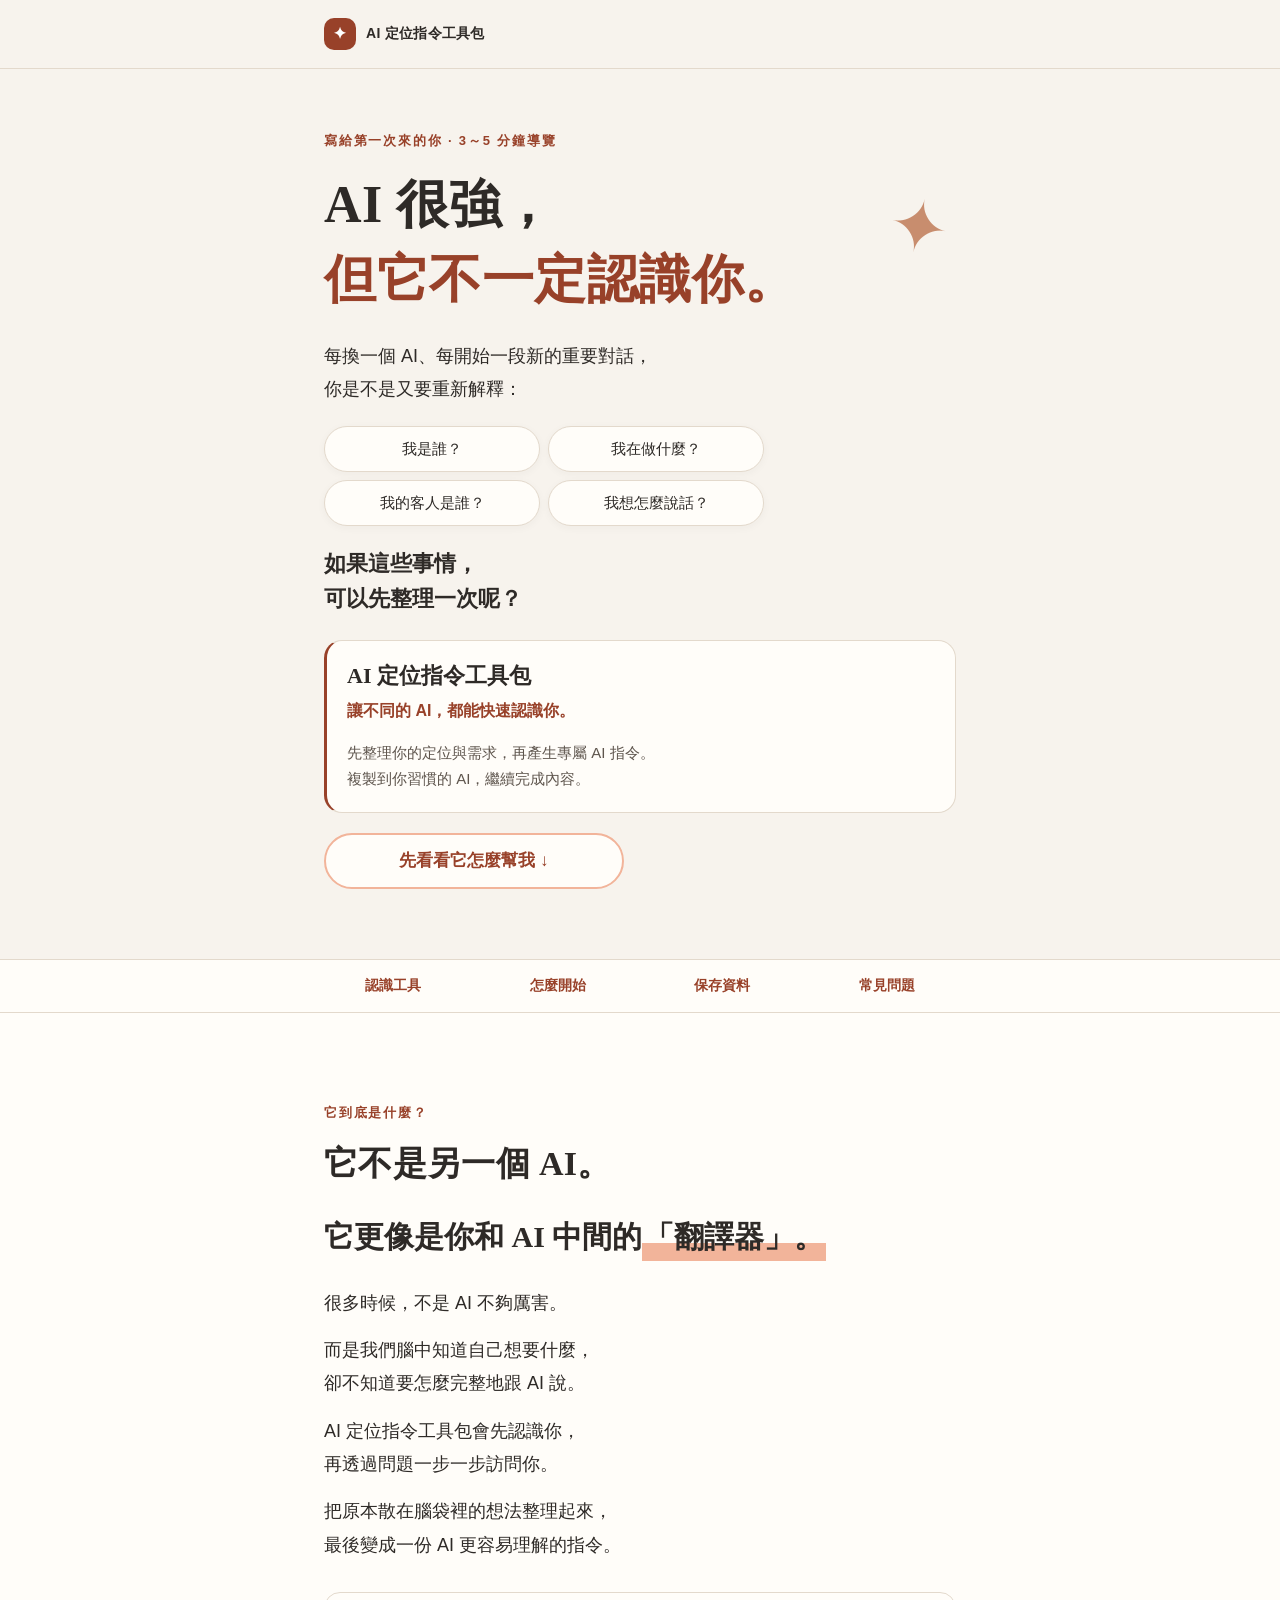
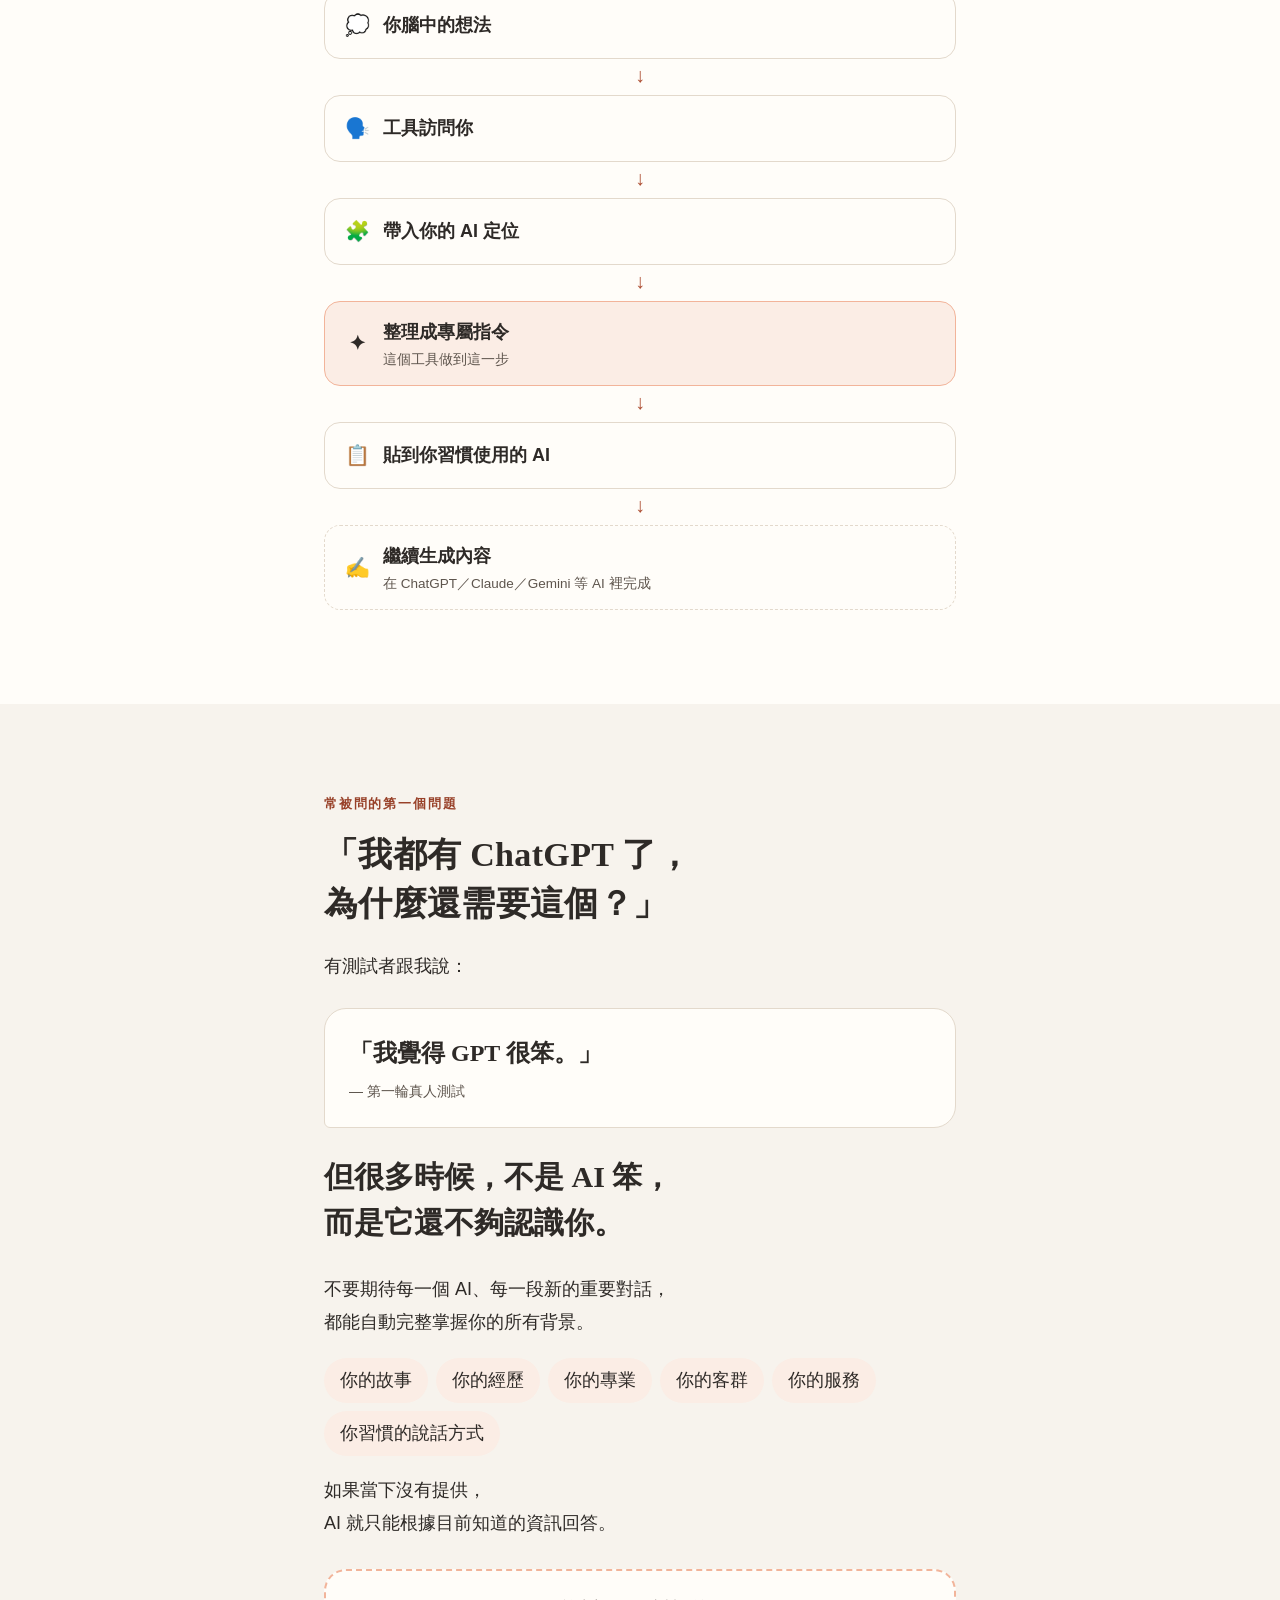
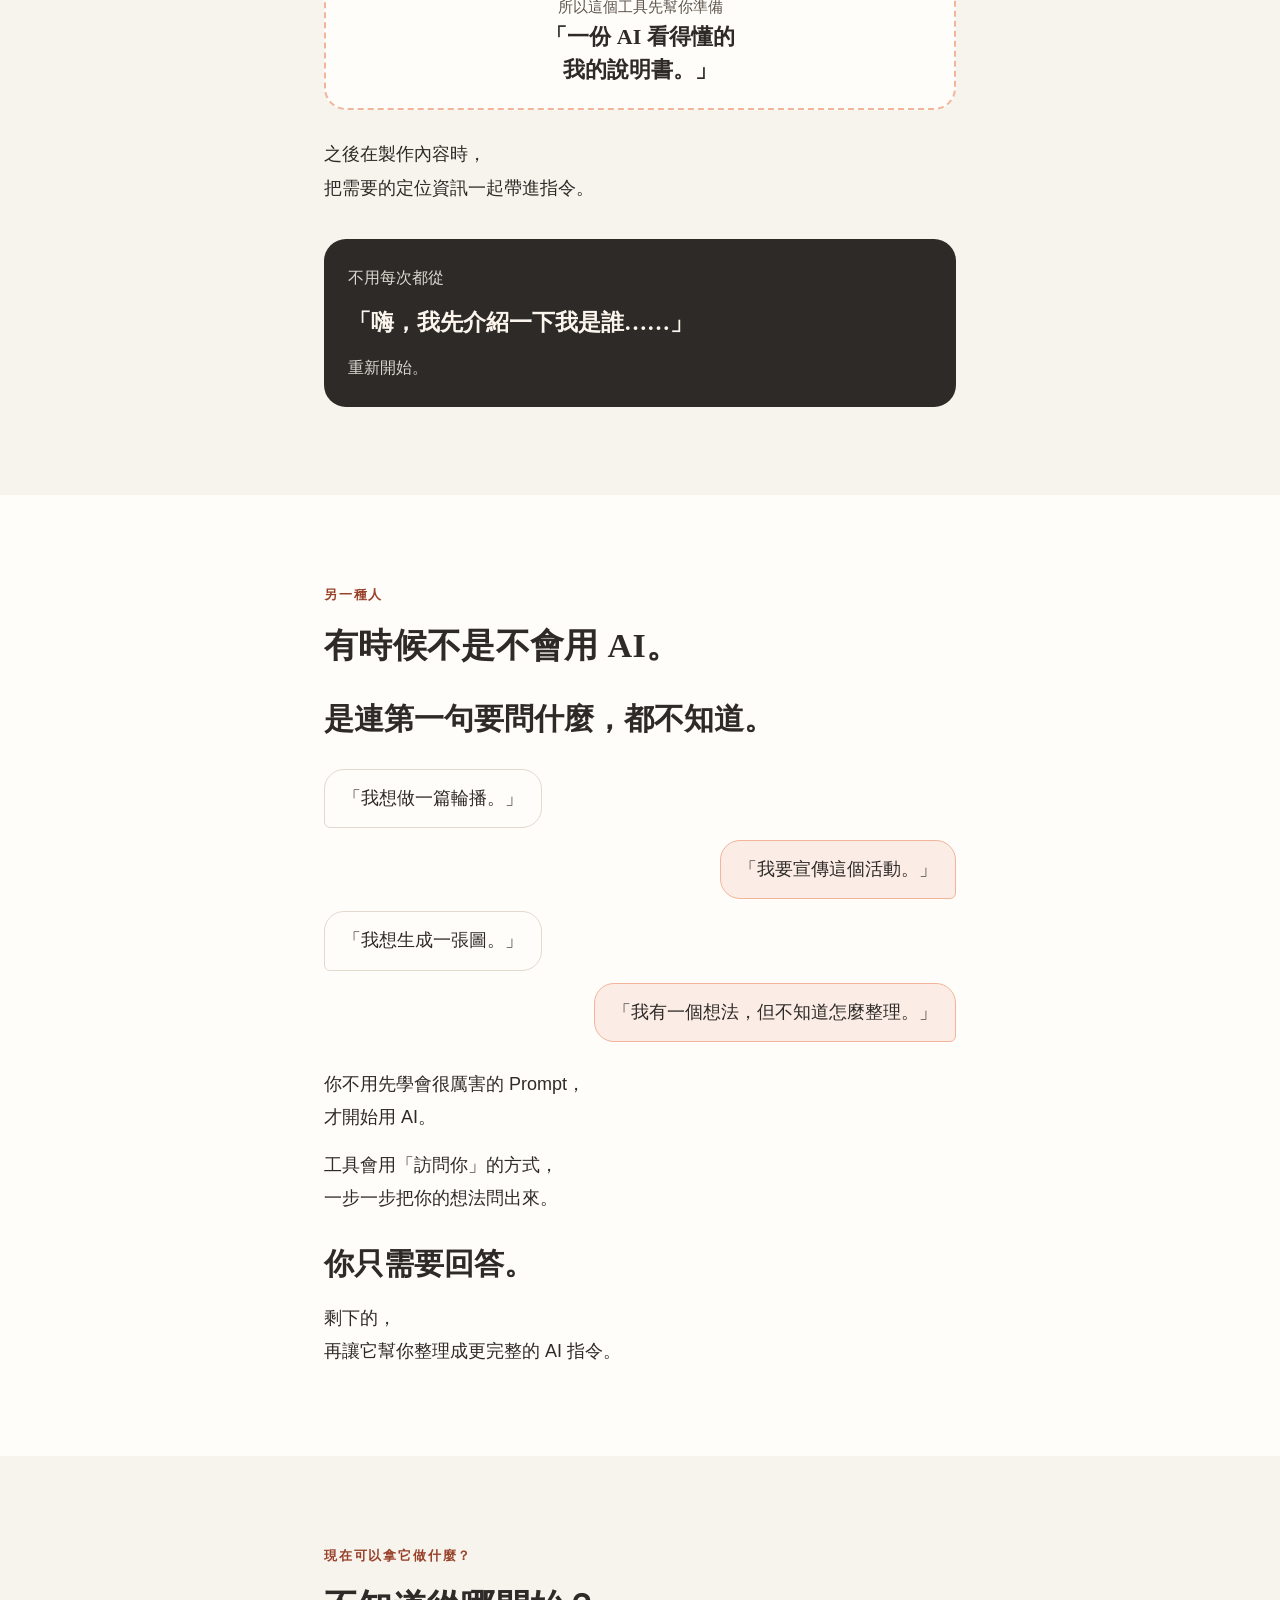
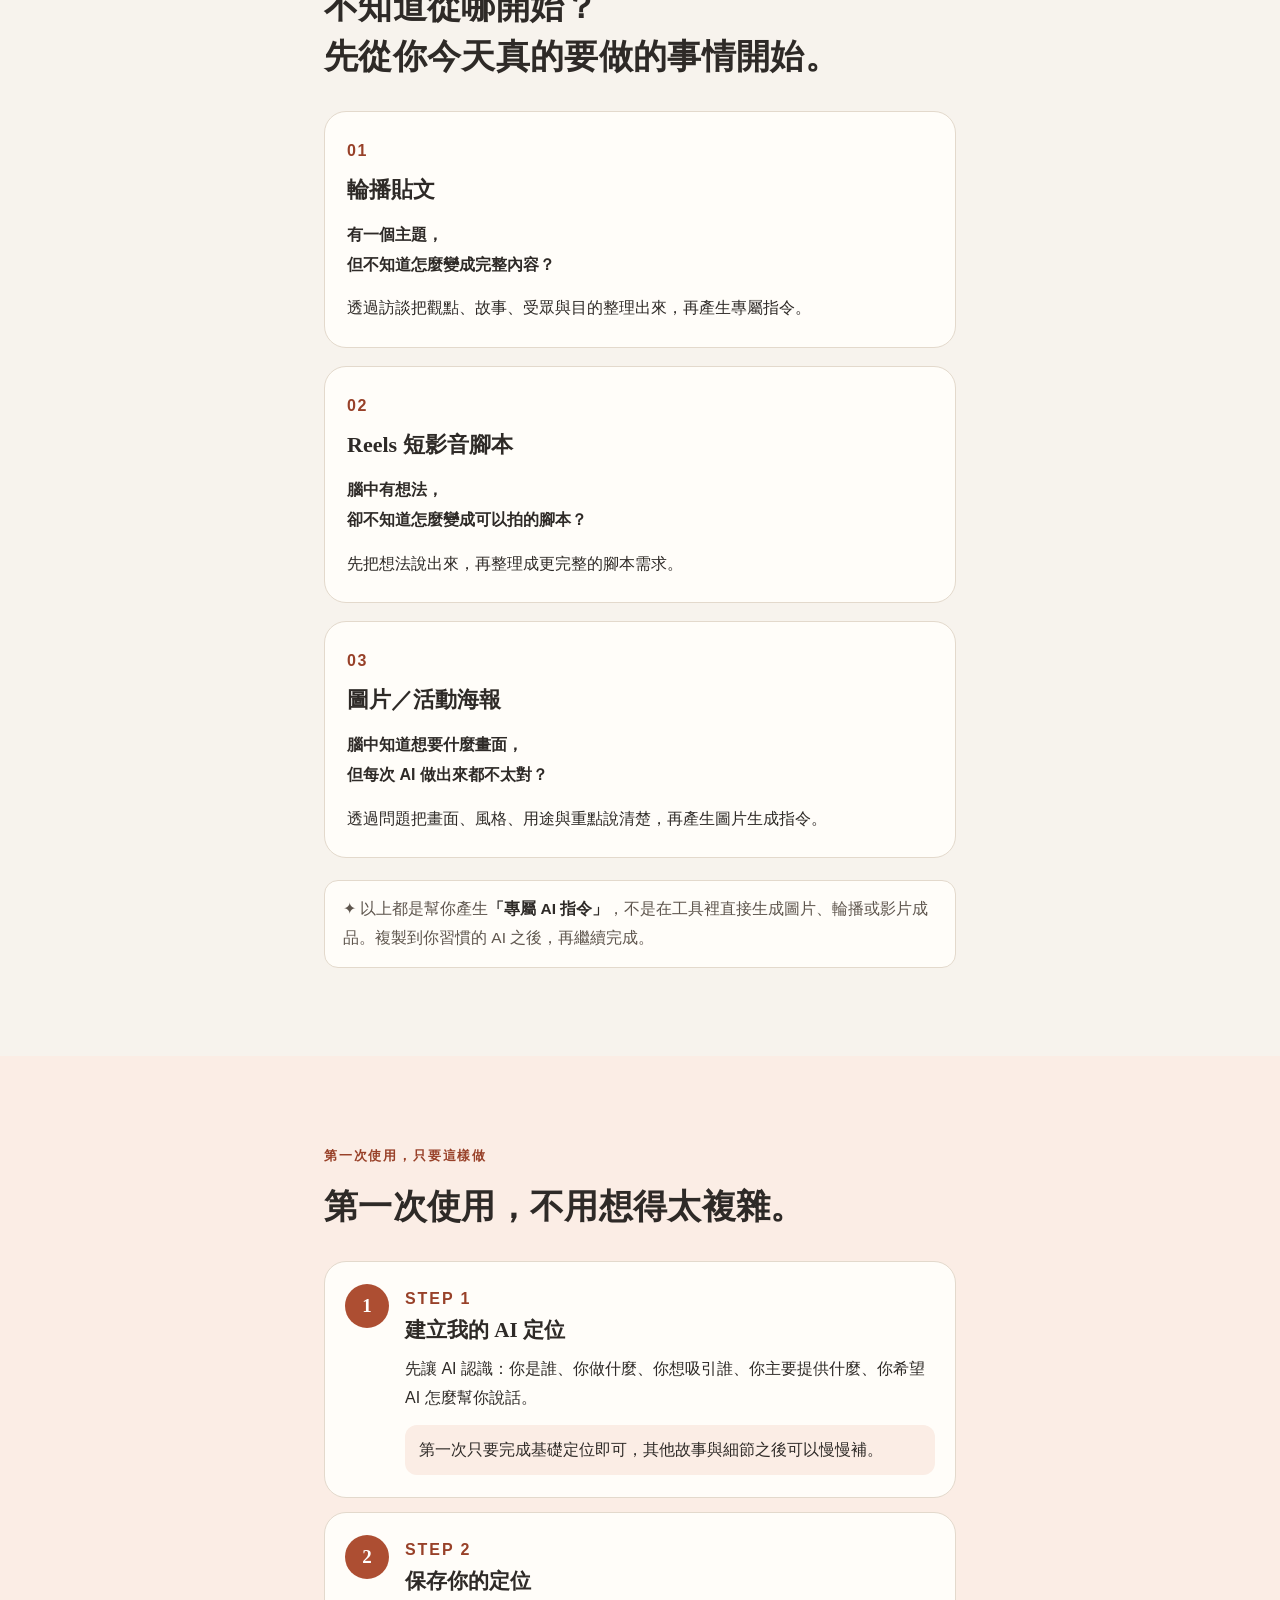
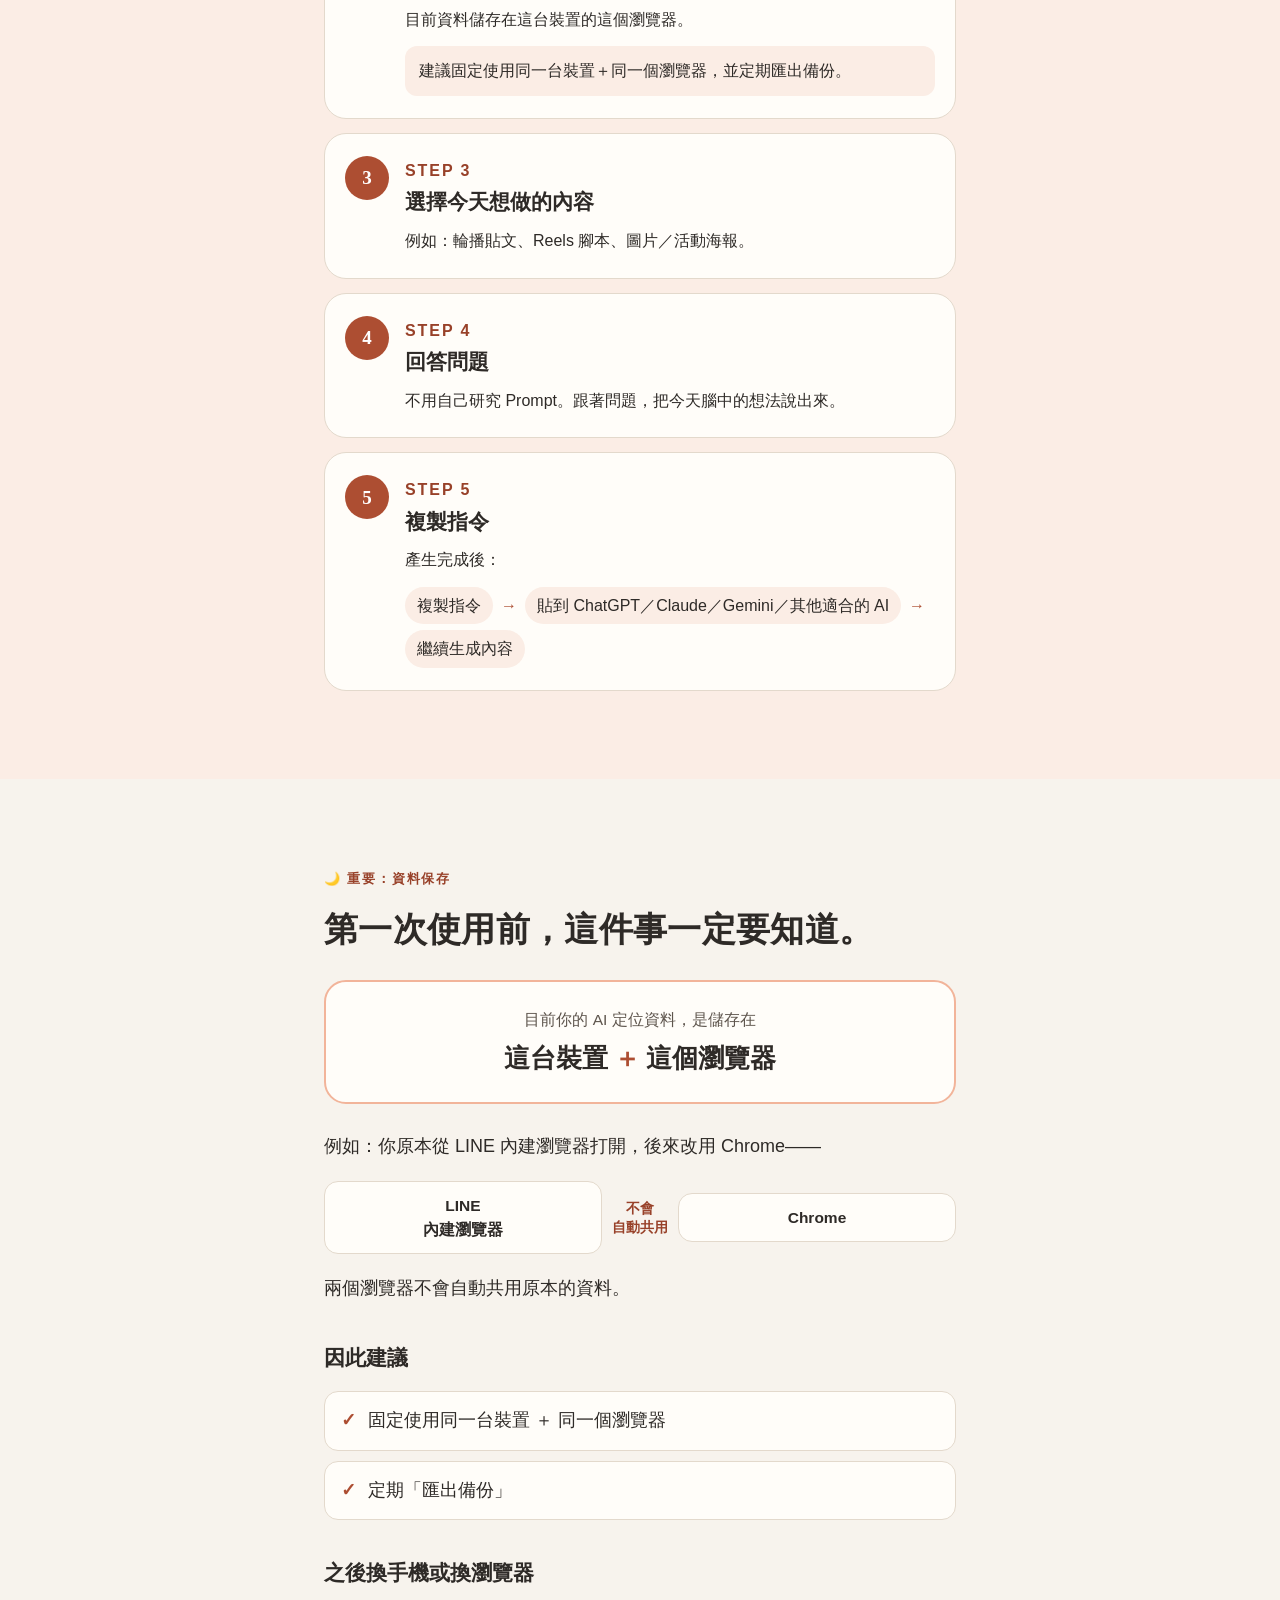
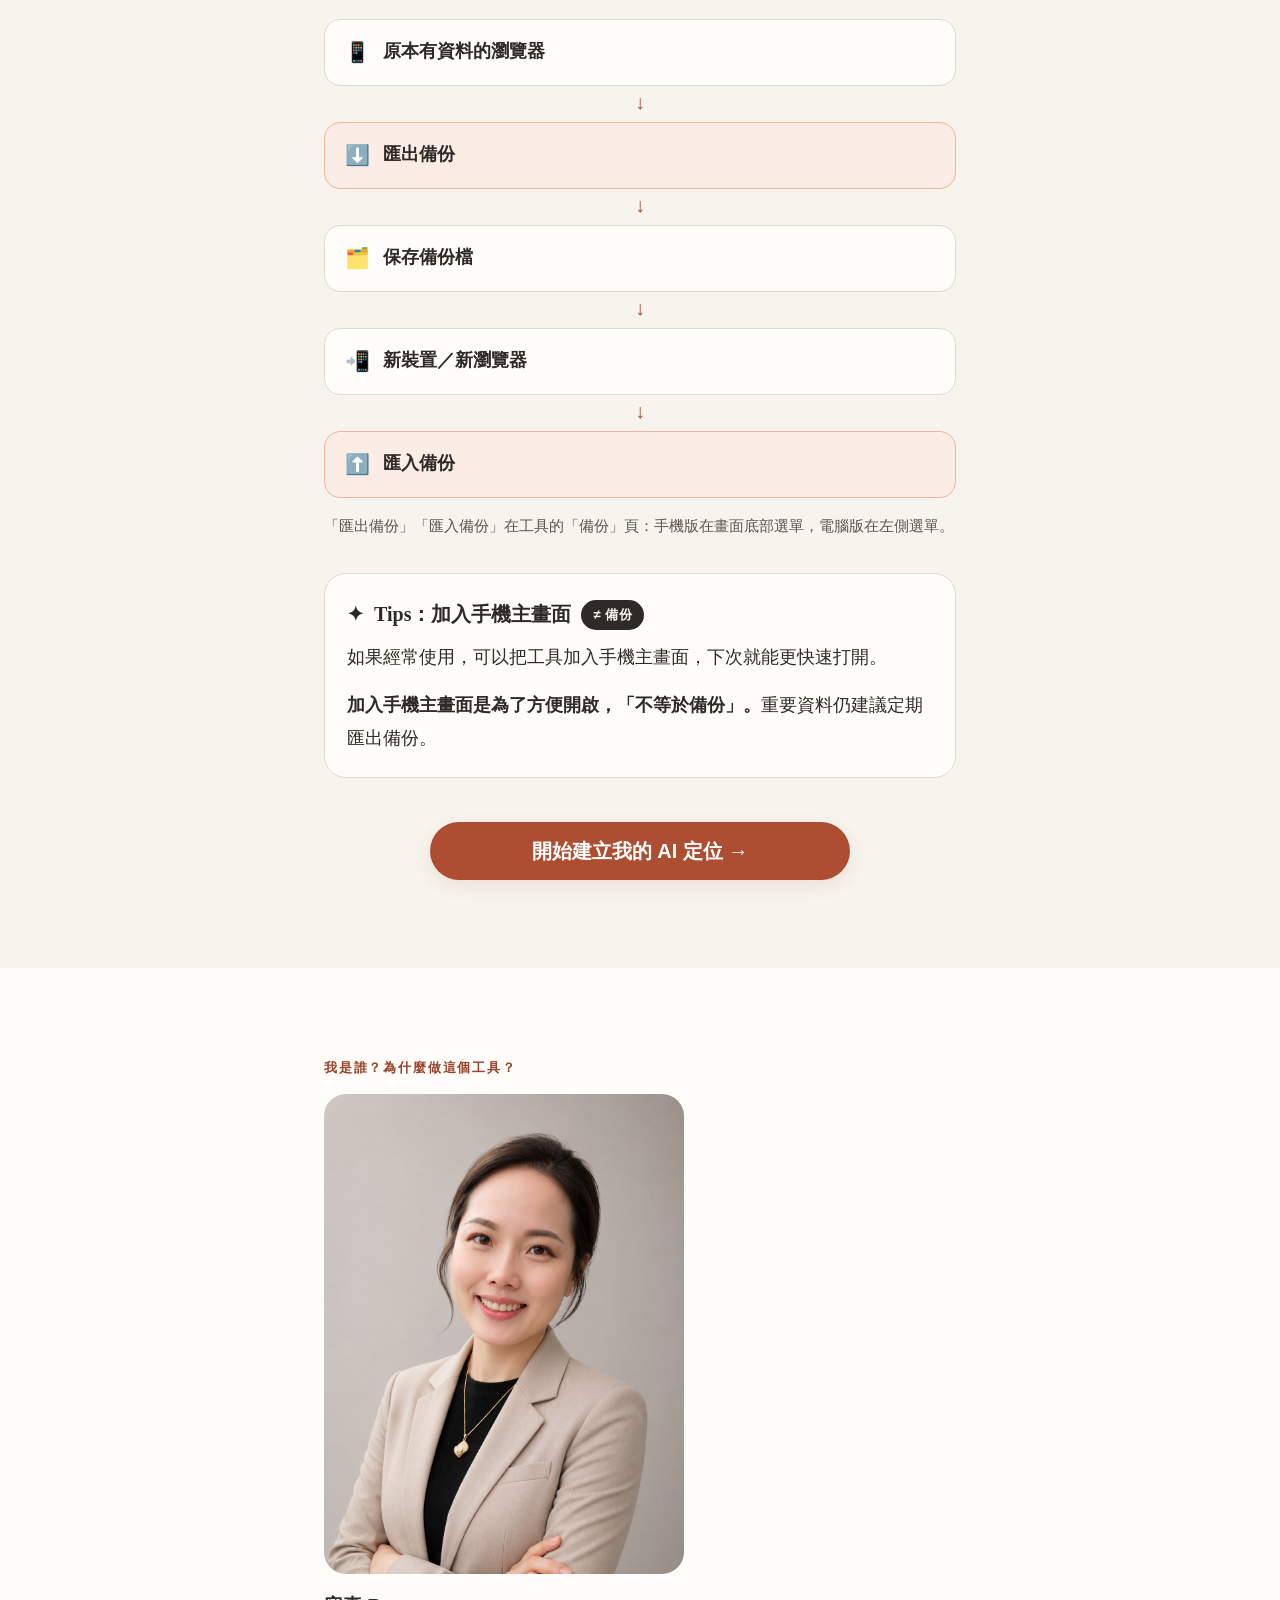
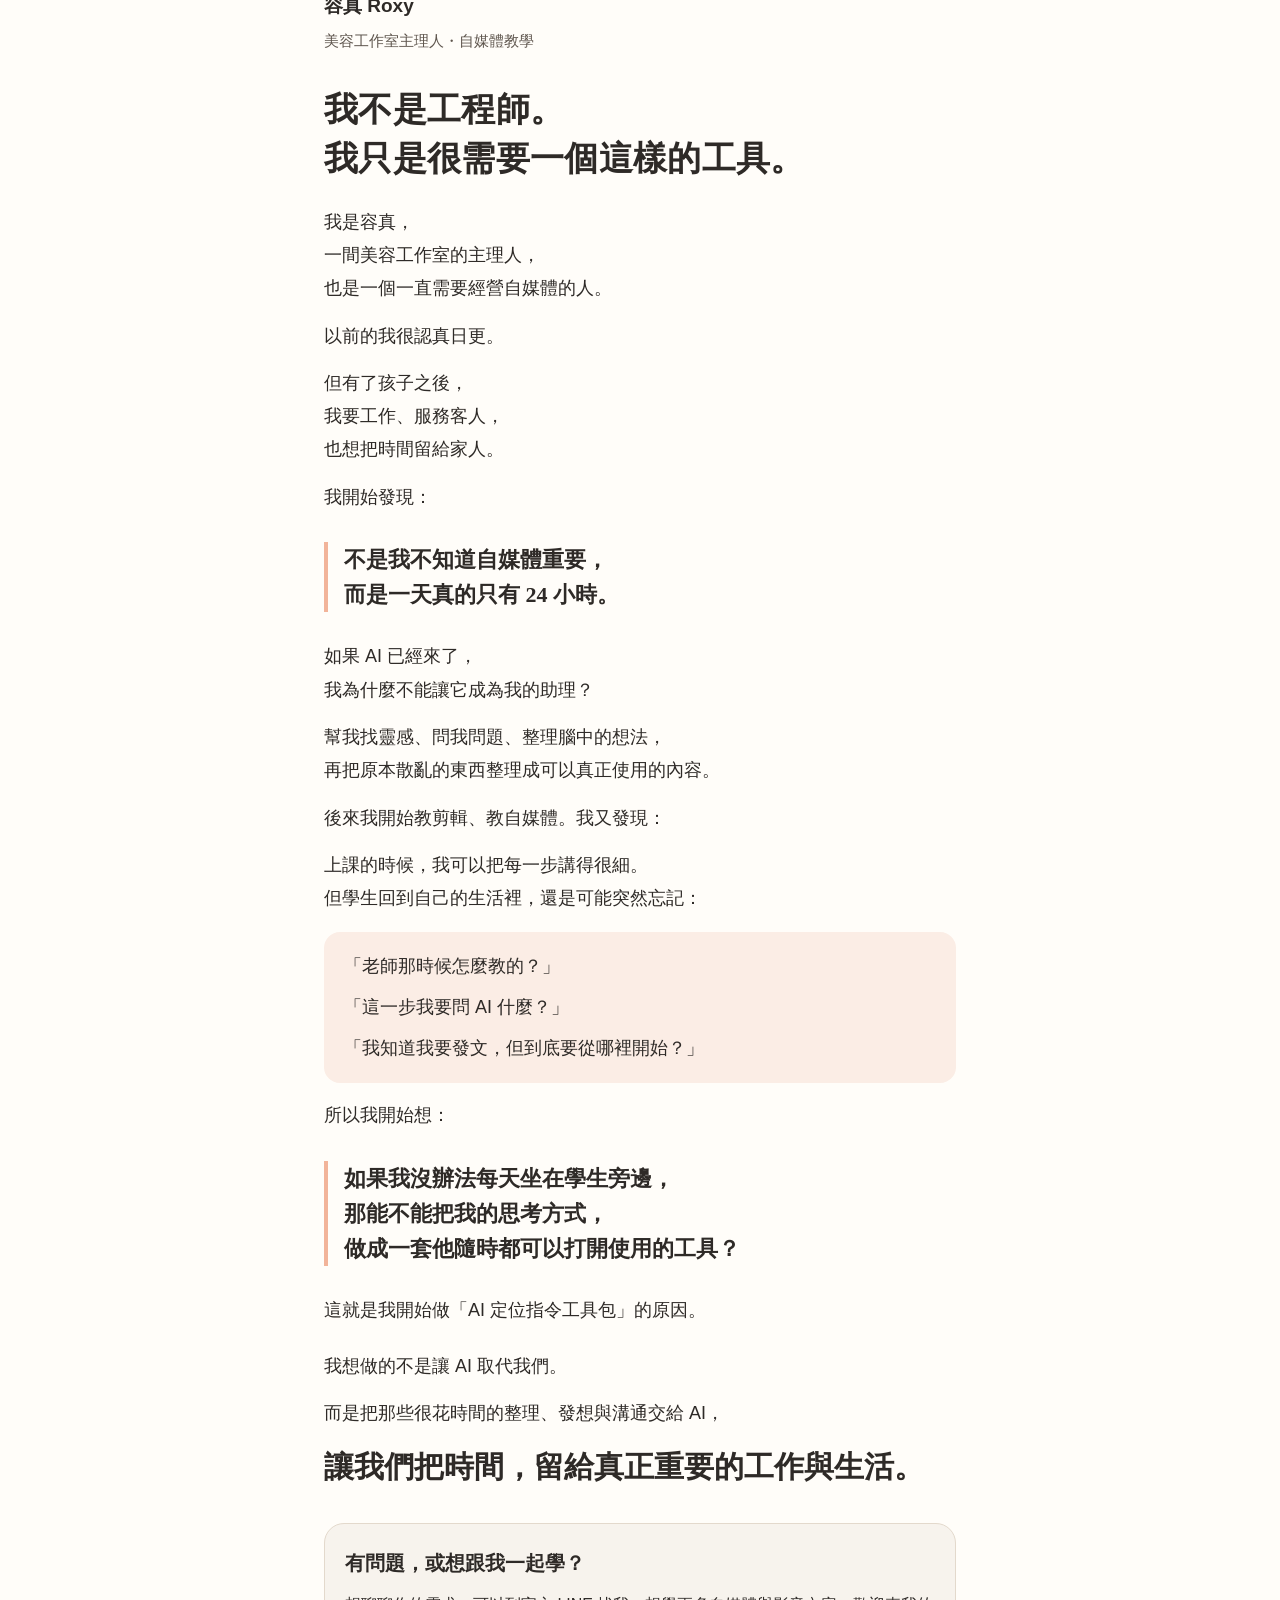
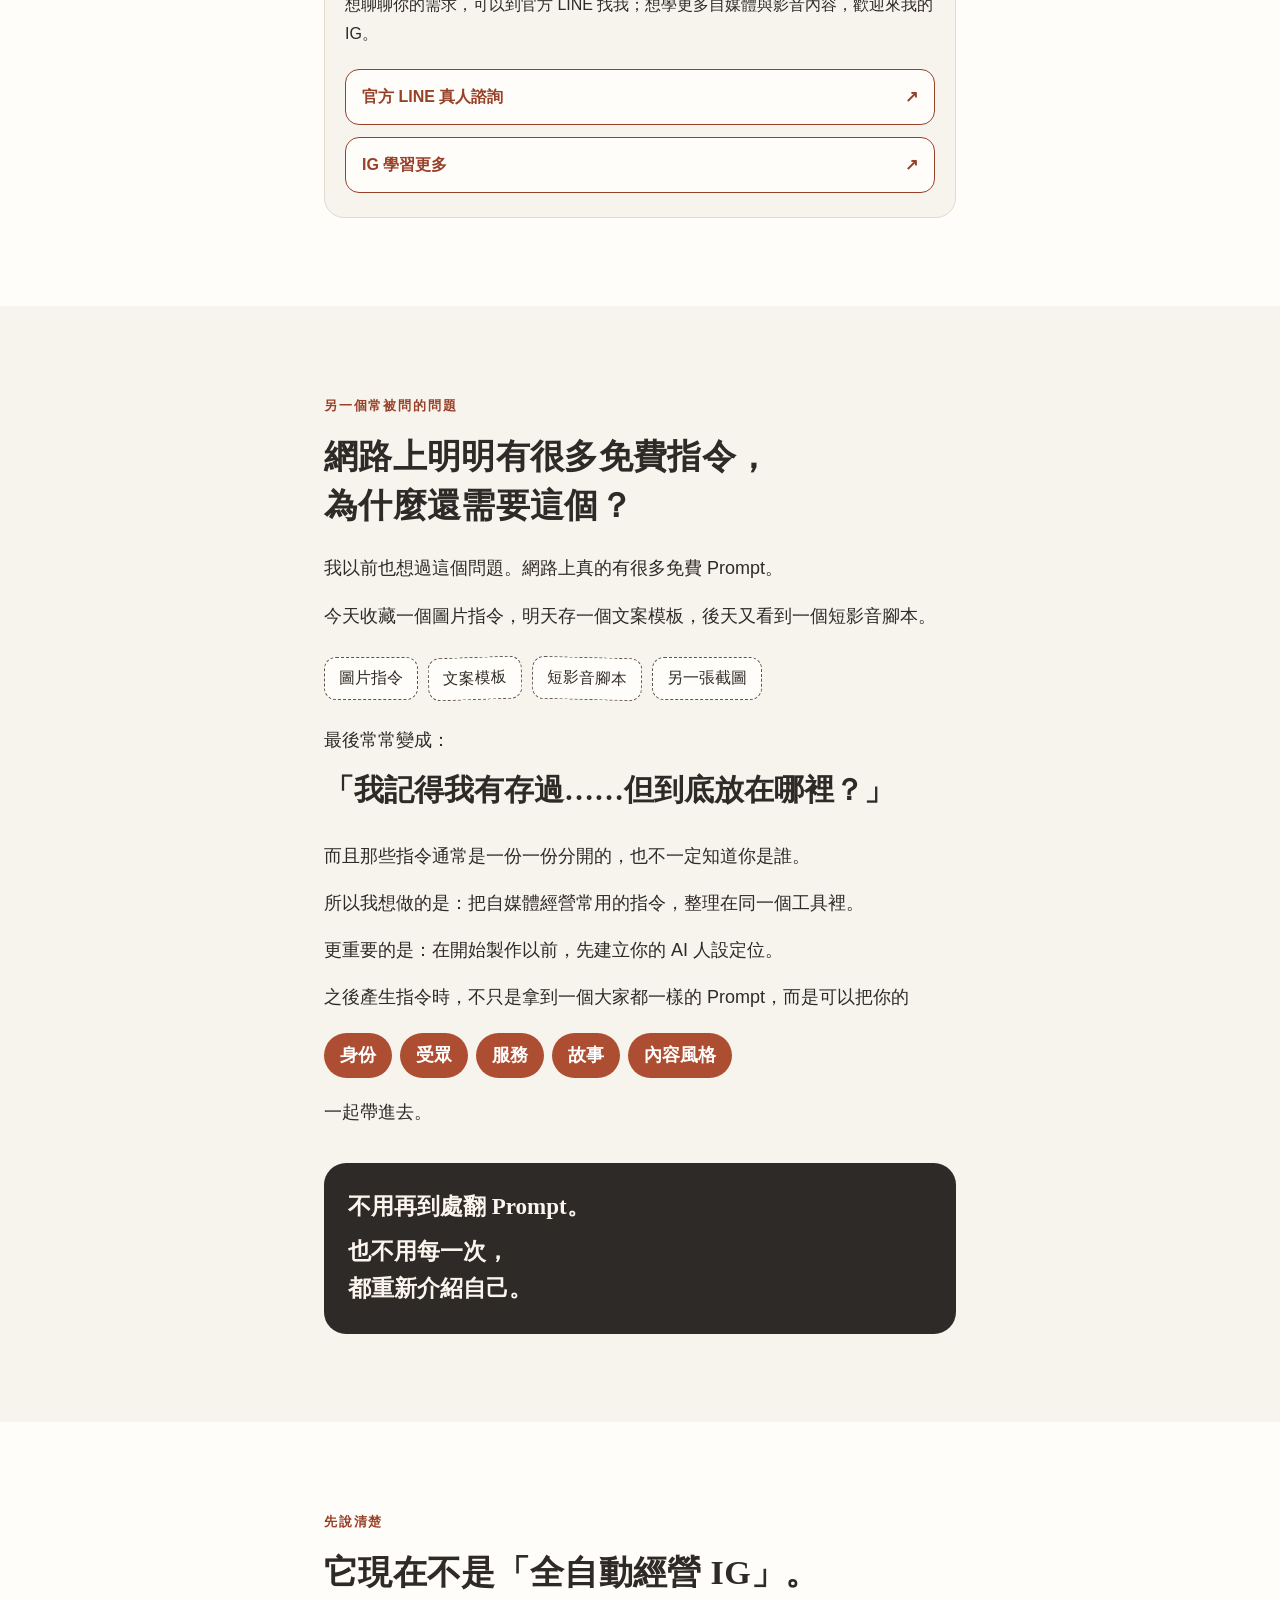
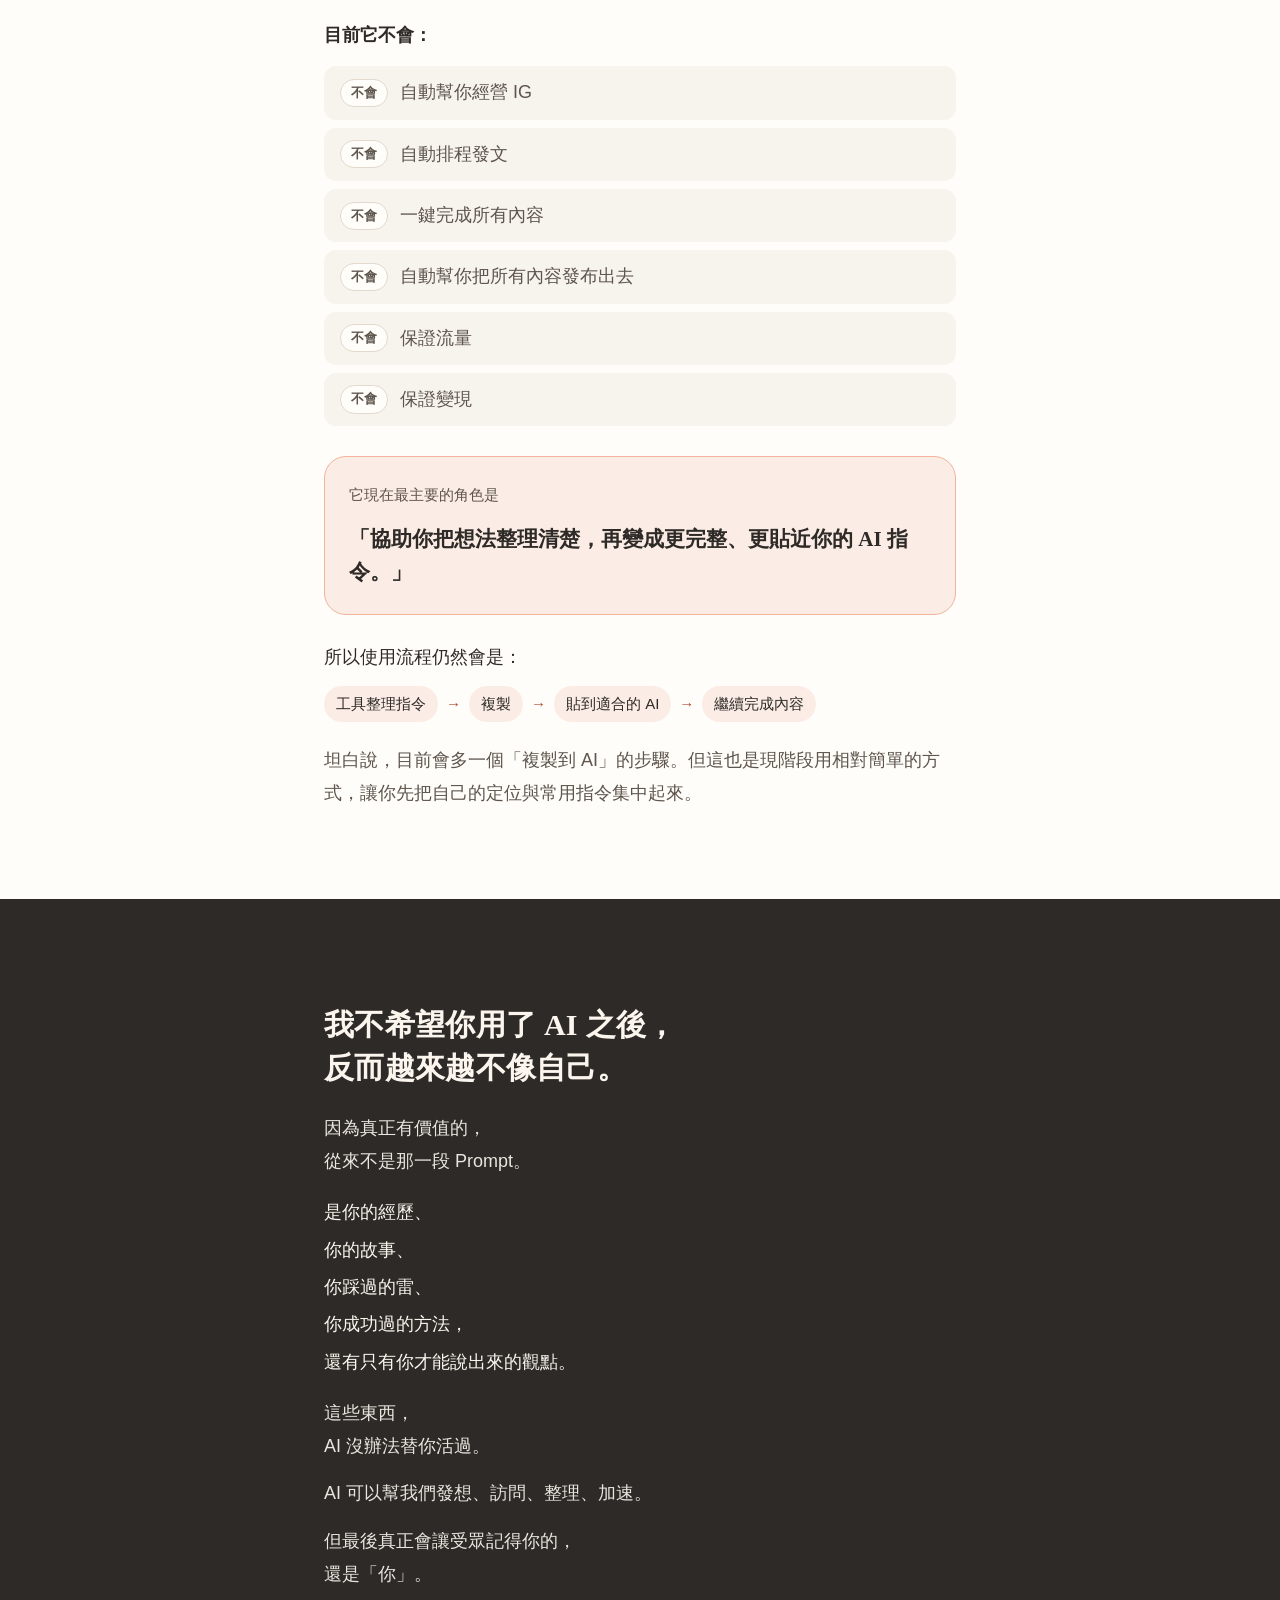
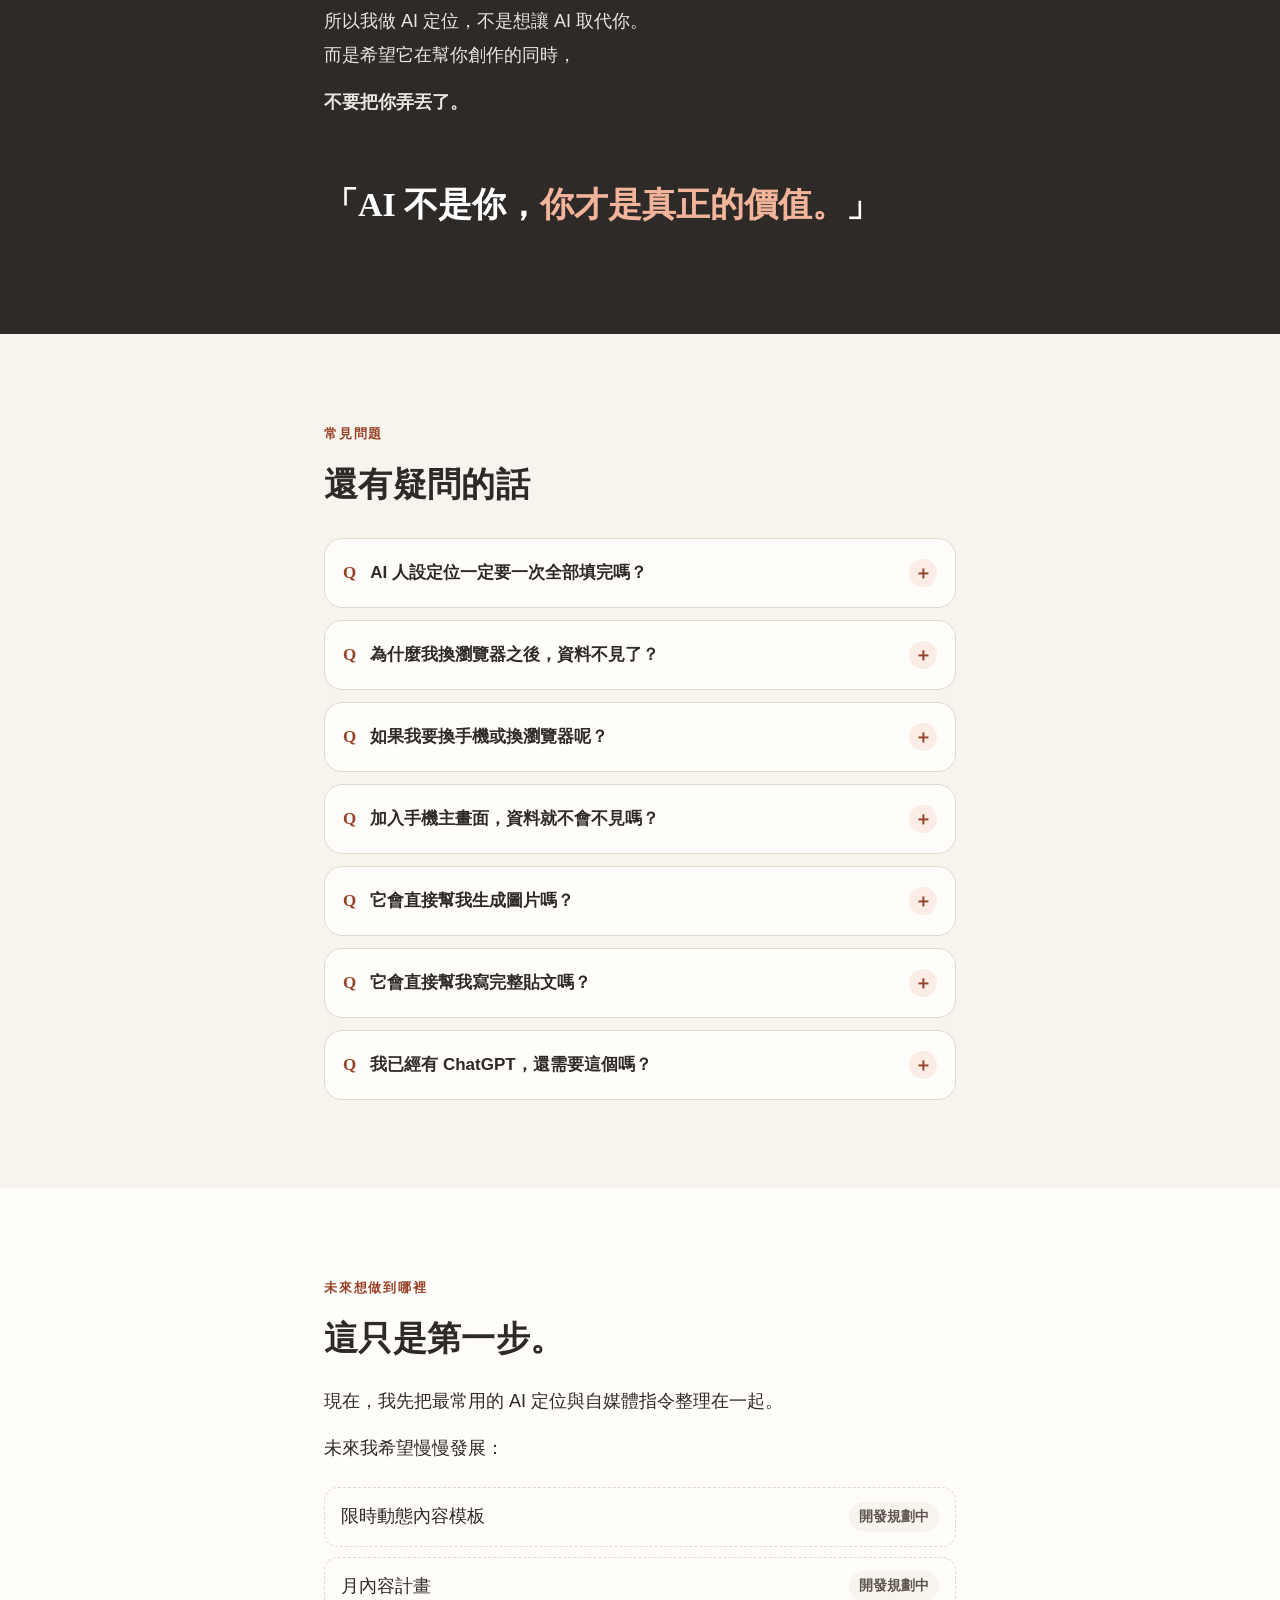
<file: guide/index.html>
<!doctype html>
<html lang="zh-Hant">
<head>
<meta charset="utf-8">
<meta name="viewport" content="width=device-width,initial-scale=1,viewport-fit=cover">
<meta name="color-scheme" content="light">
<title>AI 定位指令工具包｜第一次使用導覽</title>
<meta name="description" content="AI 很強，但它不一定認識你。先建立你的 AI 定位，再把腦中的想法整理成可以貼到 ChatGPT、Claude、Gemini 的專屬 AI 指令。">
<!-- 分享到 LINE／FB 時顯示的標題與說明 -->
<meta property="og:type" content="website">
<meta property="og:site_name" content="AI 定位指令工具包">
<meta property="og:title" content="AI 定位指令工具包｜3 分鐘看懂怎麼用">
<meta property="og:description" content="AI 很強，但它不一定認識你。先建立你的 AI 定位，再把想法整理成專屬 AI 指令。">
<meta property="og:url" content="https://amaroxy2586-cloud.github.io/roxyai/guide/">
<meta name="twitter:card" content="summary">
<meta name="twitter:title" content="AI 定位指令工具包｜3 分鐘看懂怎麼用">
<meta name="twitter:description" content="AI 很強，但它不一定認識你。先建立你的 AI 定位，再把想法整理成專屬 AI 指令。">
<style>
/* ==================================================================
   AI 定位指令工具包｜公開導覽頁
   第一次使用前的 3～5 分鐘導覽。這一頁不讀寫 localStorage，
   只負責「看懂 → 知道為什麼 → 知道怎麼用 → 敢開始」，最後導向工具。
   色票沿用 Roxy 品牌（陶土橘系、米底、襯線標題、膠囊按鈕）。
   ================================================================== */
:root{
  --orange:#D97757;      /* 主動作 */
  --brick:#A8462A;       /* 強調文字、連結、hover */
  --peach:#F2B49A;       /* 螢光筆、外框 */
  --blush:#FBEDE5;       /* 區塊底 */
  --bg:#F4EFE7;          /* 頁面底 */
  --card:#FFFDF9;        /* 卡片底 */
  --line:#E3D9CC;        /* 分隔線 */
  --ink:#2E2A27;         /* 內文 */
  --ink-soft:#5E554D;    /* 次要文字（米底上對比約 6:1）*/
  --on-dark:#FBF5EE;     /* 深底上的字 */
  --serif:"Noto Serif TC","Songti TC","PMingLiU",serif;
  --sans:"Noto Sans TC",-apple-system,"PingFang TC","Microsoft JhengHei",sans-serif;
  --r:22px;
}
*{box-sizing:border-box;margin:0;padding:0}
html{scroll-behavior:smooth;-webkit-text-size-adjust:100%}
body{font-family:var(--sans);background:var(--bg);color:var(--ink);font-size:17px;line-height:1.85;
  -webkit-font-smoothing:antialiased;overflow-x:hidden}
a{color:var(--brick)}
img{max-width:100%}
ul,ol{list-style:none}

/* 共用 */
.wrap{max-width:600px;margin:0 auto;padding-inline:22px}
.sec{padding-block:76px}
.sec.alt{background:var(--card)}
.sec.blush{background:var(--blush)}
.eyebrow{font-size:13px;font-weight:700;letter-spacing:.14em;color:var(--brick);margin-bottom:14px}
.h2{font-family:var(--serif);font-weight:700;font-size:28px;line-height:1.45;letter-spacing:.01em;margin-bottom:22px}
.h2 span,.big span,.hero-h span{display:inline-block}   /* 手機換行只從逗號後換，不讓最後一個字落單 */
.big{font-family:var(--serif);font-weight:700;font-size:26px;line-height:1.55;margin-block:26px}
.hl{background:linear-gradient(transparent 62%, var(--peach) 62%);padding-inline:2px}
.lead{font-size:18px}
p + p{margin-top:14px}
.soft{color:var(--ink-soft)}
.gap{height:22px}

/* 按鈕：膠囊、拇指好按。主按鈕字 20px 粗體，白字在陶土橘上達大字對比標準 */
.btn{display:inline-flex;align-items:center;justify-content:center;gap:8px;min-height:58px;padding:14px 30px;
  border-radius:999px;font-size:20px;font-weight:700;text-decoration:none;line-height:1.4;text-align:center;
  transition:background .15s, transform .15s}
.btn-main{background:var(--orange);color:#fff;box-shadow:0 8px 22px rgba(217,119,87,.28)}
.btn-main:hover{background:var(--brick)}
.btn-soft{background:var(--card);color:var(--brick);border:2px solid var(--peach);font-size:18px;min-height:54px}
.btn-soft:hover{border-color:var(--orange)}
.btn:active{transform:translateY(1px)}
:focus-visible{outline:3px solid var(--brick);outline-offset:3px;border-radius:12px}
.btn:focus-visible{border-radius:999px}

/* 頁首 */
.top{padding-block:18px}
.top-in{display:flex;align-items:center;gap:10px;font-weight:700;font-size:15px;letter-spacing:.02em}
.logo{width:32px;height:32px;border-radius:10px;background:var(--orange);color:#fff;display:grid;place-items:center;font-size:16px}

/* SECTION 1 Hero */
.hero{padding-block:34px 84px}
.hero-h{font-family:var(--serif);font-weight:700;font-size:38px;line-height:1.4;letter-spacing:.01em;margin-bottom:30px}
.hero-h .accent{color:var(--brick)}
.asklist{margin:18px 0 22px;display:grid;gap:10px}
.asklist li{background:var(--card);border:1px solid var(--line);border-radius:999px;padding:9px 20px;width:fit-content;
  font-weight:500;box-shadow:0 2px 8px rgba(46,42,39,.04)}
.hero-q{font-family:var(--serif);font-weight:700;font-size:23px;line-height:1.6;margin-top:6px}
.product{margin-block:44px 30px;padding:24px 24px 22px;border-radius:var(--r);background:var(--card);border:1px solid var(--line)}
.product-name{font-family:var(--serif);font-weight:700;font-size:24px;line-height:1.4}
.product-sub{color:var(--brick);font-weight:700;margin-top:4px}

/* 流程圖：一步一格，中間用箭頭接。箭頭是裝飾，讀螢幕的人聽到的是有序清單 */
.flow{display:grid;margin-block:30px 6px}
.flow li{position:relative;background:var(--card);border:1px solid var(--line);border-radius:16px;padding:14px 18px;
  font-weight:700;display:flex;align-items:center;gap:12px}
.flow li + li{margin-top:36px}
.flow li + li::before{content:"↓";content:"↓" / "";position:absolute;top:-31px;left:50%;transform:translateX(-50%);
  color:var(--orange);font-weight:700;font-size:20px;line-height:1}
.flow .ico{font-size:20px;width:28px;text-align:center;flex:0 0 28px}
.flow li.key{background:var(--blush);border-color:var(--peach)}
.flow li.out{border-style:dashed;background:transparent}
.flow small{display:block;font-weight:400;font-size:13.5px;color:var(--ink-soft);line-height:1.6}

/* SECTION 3 */
.quote{margin-block:24px;padding:22px 24px;background:var(--card);border-radius:var(--r) var(--r) var(--r) 6px;border:1px solid var(--line)}
.quote p{font-family:var(--serif);font-weight:700;font-size:24px}
.quote cite{display:block;font-style:normal;font-size:14px;color:var(--ink-soft);margin-top:4px}
.biglist{display:flex;flex-wrap:wrap;gap:8px;margin-block:18px}
.biglist li{background:var(--blush);border-radius:999px;padding:6px 16px;font-weight:500}
.doc{margin-block:28px;padding:22px;border-radius:var(--r);background:var(--card);border:2px dashed var(--peach);text-align:center}
.doc b{font-family:var(--serif);font-size:22px;line-height:1.5;display:block}
.callout{margin-top:34px;padding:26px 24px;border-radius:var(--r);background:var(--ink);color:var(--on-dark)}
.callout p{font-family:var(--serif);font-weight:700;font-size:23px;line-height:1.6}
.callout .dim{font-family:var(--sans);font-weight:500;font-size:16px;opacity:.85}

/* SECTION 4 對話泡泡 */
.bubbles{display:grid;gap:12px;margin-block:26px}
.bubbles li{background:var(--card);border:1px solid var(--line);padding:12px 18px;border-radius:20px 20px 20px 6px;width:fit-content;max-width:100%}
.bubbles li:nth-child(even){justify-self:end;border-radius:20px 20px 6px 20px;background:var(--blush);border-color:var(--peach)}

/* SECTION 5 卡片 */
.cards{display:grid;gap:16px;margin-top:30px}
.card{background:var(--card);border:1px solid var(--line);border-radius:var(--r);padding:24px 22px}
.card-no{font-size:13px;font-weight:700;color:var(--brick);letter-spacing:.1em}
.card h3{font-family:var(--serif);font-size:22px;margin:4px 0 10px}
.card-q{font-weight:700}
.card p{font-size:16px}
.note{margin-top:22px;font-size:15.5px;color:var(--ink-soft);background:var(--card);border-radius:14px;padding:14px 18px;border:1px solid var(--line)}
.note b{color:var(--ink)}

/* SECTION 6 步驟 */
.steps{display:grid;gap:14px;margin-top:30px}
.step{display:flex;gap:16px;align-items:flex-start;background:var(--card);border:1px solid var(--line);border-radius:var(--r);padding:22px 20px}
.step-no{flex:0 0 44px;height:44px;border-radius:50%;background:var(--orange);color:#fff;display:grid;place-items:center;
  font-weight:700;font-size:19px;font-family:var(--serif)}
.step-t{flex:1 1 auto;min-width:0}
.step-t h3{font-family:var(--serif);font-size:21px;line-height:1.45;margin:2px 0 8px}
.step-t p{font-size:16px}
.step-label{font-size:12.5px;font-weight:700;color:var(--brick);letter-spacing:.12em}
.tip{margin-top:12px;font-size:15px;background:var(--blush);border-radius:12px;padding:10px 14px}
.mini{display:flex;flex-wrap:wrap;align-items:center;gap:6px 8px;margin-top:12px;font-size:15px;font-weight:500}
.mini span.p{background:var(--blush);border-radius:999px;padding:4px 12px}
.mini span.a{color:var(--orange);font-weight:700}

/* SECTION 7 資料保存 */
.store{margin-block:26px;padding:24px;border-radius:var(--r);background:var(--card);border:2px solid var(--peach);text-align:center}
.store-big{font-family:var(--serif);font-weight:700;font-size:26px;line-height:1.5;margin-top:4px}
.store-big span{display:inline-block}
.store-big .plus{color:var(--orange);padding-inline:6px}
.twob{display:grid;grid-template-columns:1fr auto 1fr;align-items:center;gap:10px;margin-block:18px;text-align:center}
.twob .b{background:var(--card);border:1px solid var(--line);border-radius:14px;padding:12px 8px;font-weight:700;font-size:15.5px;line-height:1.5}
.twob .x{font-size:14px;color:var(--brick);font-weight:700;line-height:1.3}
.rec{display:grid;gap:10px;margin-block:18px 8px}
.rec li{display:flex;gap:12px;align-items:flex-start;background:var(--card);border-radius:14px;padding:12px 16px;border:1px solid var(--line);font-weight:500}
.rec li .ck{color:var(--orange);font-weight:700;flex:0 0 auto}
.h3{font-family:var(--serif);font-weight:700;font-size:21px;line-height:1.45;margin:38px 0 6px}
.where{font-size:15px;color:var(--ink-soft);margin-top:14px}
.tipcard{margin-top:34px;padding:22px;border-radius:var(--r);background:var(--card);border:1px solid var(--line)}
.tipcard h3{font-family:var(--serif);font-size:20px;margin-bottom:8px;display:flex;align-items:center;gap:10px;flex-wrap:wrap}
.neq{font-family:var(--sans);font-size:13px;font-weight:700;background:var(--ink);color:var(--on-dark);border-radius:999px;padding:3px 12px;letter-spacing:.04em}
.mid-cta{margin-top:44px;text-align:center}
.mid-cta .btn{width:100%;max-width:420px}

/* SECTION 8 故事 */
.avatar{width:64px;height:64px;border-radius:50%;background:var(--orange);color:#fff;display:grid;place-items:center;
  font-family:var(--serif);font-weight:700;font-size:26px;margin-bottom:20px}
.pull{font-family:var(--serif);font-weight:700;font-size:22px;line-height:1.6;border-left:4px solid var(--peach);padding-left:16px;margin-block:28px}
.story .inner{display:grid;gap:8px;margin-block:16px;padding:18px 20px;background:var(--blush);border-radius:16px;font-weight:500}

/* SECTION 9 */
.scatter{display:flex;flex-wrap:wrap;gap:10px;margin-block:24px}
.scatter span{background:var(--card);border:1px dashed var(--ink-soft);border-radius:12px;padding:6px 14px;font-size:15.5px}
.scatter span:nth-child(2){transform:rotate(-2deg)}
.scatter span:nth-child(3){transform:rotate(1.5deg)}
.carry{display:flex;flex-wrap:wrap;gap:8px;margin-block:18px}
.carry li{background:var(--orange);color:#fff;border-radius:999px;padding:6px 16px;font-weight:700;font-size:18px}

/* SECTION 10 目前不會 */
.not{margin-block:14px 22px;display:grid;gap:8px}
.not li{display:flex;gap:12px;align-items:center;padding:10px 16px;border-radius:12px;background:var(--bg);color:var(--ink-soft)}
.not li .no{flex:0 0 auto;font-size:13px;font-weight:700;color:var(--ink-soft);border:1px solid var(--line);background:var(--card);border-radius:999px;padding:1px 10px}
.role{margin-top:30px;padding:24px;border-radius:var(--r);background:var(--blush);border:1px solid var(--peach)}
.role .r{font-family:var(--serif);font-weight:700;font-size:21px;line-height:1.6}

/* SECTION 11 理念（深底、大量留白） */
.belief{background:var(--ink);color:var(--on-dark);padding-block:104px}
.belief .h2{font-size:30px;color:var(--on-dark)}
.belief p{font-size:18px;opacity:.92}
.belief .list{margin-block:18px;display:grid;gap:4px;font-weight:500}
.belief .final{font-family:var(--serif);font-weight:700;font-size:34px;line-height:1.5;margin-top:60px;opacity:1;color:#fff}
.belief .final span{display:inline-block}
.belief .final em{font-style:normal;color:var(--peach)}

/* SECTION 12 FAQ：用原生 details，鍵盤 Enter／空白鍵就能開合 */
.faq{display:grid;gap:12px;margin-top:28px}
.faq details{background:var(--card);border:1px solid var(--line);border-radius:18px}
.faq summary{list-style:none;cursor:pointer;display:flex;gap:14px;align-items:flex-start;padding:16px 18px;font-weight:700;font-size:17px;line-height:1.6;min-height:56px}
.faq summary::-webkit-details-marker{display:none}
.faq summary .q{flex:0 0 auto;color:var(--brick);font-family:var(--serif)}
.faq summary .t{flex:1 1 auto;min-width:0}
.faq summary .pm{flex:0 0 auto;width:28px;height:28px;border-radius:50%;background:var(--blush);color:var(--brick);display:grid;place-items:center;font-size:18px;line-height:1;transition:transform .2s}
.faq details[open] summary .pm{transform:rotate(45deg)}
.faq summary:focus-visible{border-radius:18px}
.faq .a{padding:0 20px 20px 48px;font-size:16px}
.faq .a p + p{margin-top:10px}

/* SECTION 13 規劃 */
.road{display:grid;gap:10px;margin-block:22px}
.road li{display:flex;justify-content:space-between;align-items:center;gap:8px 12px;flex-wrap:wrap;background:var(--card);border:1px dashed var(--line);border-radius:14px;padding:12px 16px;font-weight:500}
.badge{font-size:12.5px;font-weight:700;color:var(--ink-soft);background:var(--bg);border-radius:999px;padding:2px 10px;white-space:nowrap}

/* SECTION 14 最後 CTA */
.final-cta{text-align:center;padding-block:96px 104px}
.final-cta .h2{font-size:34px;margin-bottom:12px}
.final-cta .btn{margin-top:30px;width:100%;max-width:420px}
.final-cta .small{font-size:15px;color:var(--ink-soft);margin-top:18px}

.foot{padding-block:30px 44px;text-align:center;font-size:14px;color:var(--ink-soft);border-top:1px solid var(--line)}
.foot a{font-weight:700}

@media (min-width:768px){
  body{font-size:18px}
  .wrap{max-width:640px}
  .sec{padding-block:104px}
  .hero{padding-block:54px 110px}
  .hero-h{font-size:52px}
  .h2{font-size:34px}
  .big{font-size:30px}
}
@media (prefers-reduced-motion:reduce){
  html{scroll-behavior:auto}
  *,*::before,*::after{transition:none!important;animation:none!important}
}
</style>
<link rel="stylesheet" href="guide.css">
</head>
<body>
<a class="skip-link" href="#what">跳到工具說明</a>

<header class="top">
  <div class="wrap top-in"><span class="logo" aria-hidden="true">✦</span><span>AI 定位指令工具包</span></div>
</header>

<main>

<!-- ============ SECTION 1｜Hero ============ -->
<section class="hero" aria-labelledby="h-hero">
  <div class="wrap">
    <p class="eyebrow">寫給第一次來的你 · 3～5 分鐘導覽</p>
    <h1 id="h-hero" class="hero-h"><span>AI 很強，</span><span class="accent">但它不一定認識你。</span></h1>
    <p class="lead">每換一個 AI、每開始一段新的重要對話，<br>你是不是又要重新解釋：</p>
    <ul class="asklist">
      <li>我是誰？</li>
      <li>我在做什麼？</li>
      <li>我的客人是誰？</li>
      <li>我想怎麼說話？</li>
    </ul>
    <p class="hero-q">如果這些事情，<br>可以先整理一次呢？</p>

    <div class="product">
      <p class="product-name">AI 定位指令工具包</p>
      <p class="product-sub">讓不同的 AI，都能快速認識你。</p>
      <p class="product-output">先整理你的定位與需求，再產生專屬 AI 指令。<br>複製到你習慣的 AI，繼續完成內容。</p>
    </div>
    <a class="btn btn-soft" href="#what">先看看它怎麼幫我 ↓</a>
  </div>
</section>

<nav class="guide-nav" aria-label="導覽章節">
  <div class="wrap"><a href="#what">認識工具</a><a href="#how">怎麼開始</a><a href="#data">保存資料</a><a href="#faq">常見問題</a></div>
</nav>

<!-- ============ SECTION 2｜它到底是什麼？ ============ -->
<section class="sec alt" id="what" aria-labelledby="h-what">
  <div class="wrap">
    <p class="eyebrow">它到底是什麼？</p>
    <h2 id="h-what" class="h2">它不是另一個 AI。</h2>
    <p class="big"><span>它更像是你和 AI 中間的</span><span class="hl">「翻譯器」。</span></p>
    <p>很多時候，不是 AI 不夠厲害。</p>
    <p>而是我們腦中知道自己想要什麼，<br>卻不知道要怎麼完整地跟 AI 說。</p>
    <p>AI 定位指令工具包會先認識你，<br>再透過問題一步一步訪問你。</p>
    <p>把原本散在腦袋裡的想法整理起來，<br>最後變成一份 AI 更容易理解的指令。</p>

    <ol class="flow" aria-label="使用流程">
      <li><span class="ico" aria-hidden="true">💭</span>你腦中的想法</li>
      <li><span class="ico" aria-hidden="true">🗣️</span>工具訪問你</li>
      <li><span class="ico" aria-hidden="true">🧩</span>帶入你的 AI 定位</li>
      <li class="key"><span class="ico" aria-hidden="true">✦</span><span>整理成專屬指令<small>這個工具做到這一步</small></span></li>
      <li><span class="ico" aria-hidden="true">📋</span>貼到你習慣使用的 AI</li>
      <li class="out"><span class="ico" aria-hidden="true">✍️</span><span>繼續生成內容<small>在 ChatGPT／Claude／Gemini 等 AI 裡完成</small></span></li>
    </ol>
  </div>
</section>

<!-- ============ SECTION 3｜我已經有 ChatGPT ============ -->
<section class="sec" aria-labelledby="h-gpt">
  <div class="wrap">
    <p class="eyebrow">常被問的第一個問題</p>
    <h2 id="h-gpt" class="h2"><span>「我都有 ChatGPT 了，</span><span>為什麼還需要這個？」</span></h2>
    <p>有測試者跟我說：</p>
    <blockquote class="quote">
      <p>「我覺得 GPT 很笨。」</p>
      <cite>— 第一輪真人測試</cite>
    </blockquote>
    <p class="big"><span>但很多時候，</span><span>不是 AI 笨，</span><span>而是它還不夠認識你。</span></p>
    <p>不要期待每一個 AI、每一段新的重要對話，<br>都能自動完整掌握你的所有背景。</p>
    <ul class="biglist" aria-label="你的背景">
      <li>你的故事</li><li>你的經歷</li><li>你的專業</li><li>你的客群</li><li>你的服務</li><li>你習慣的說話方式</li>
    </ul>
    <p>如果當下沒有提供，<br>AI 就只能根據目前知道的資訊回答。</p>
    <div class="doc">
      <p class="soft" style="font-size:15px">所以這個工具先幫你準備</p>
      <b>「一份 AI 看得懂的<br>我的說明書。」</b>
    </div>
    <p>之後在製作內容時，<br>把需要的定位資訊一起帶進指令。</p>
    <div class="callout">
      <p class="dim">不用每次都從</p>
      <p>「嗨，我先介紹一下我是誰……」</p>
      <p class="dim">重新開始。</p>
    </div>
  </div>
</section>

<!-- ============ SECTION 4｜不知道怎麼開始 ============ -->
<section class="sec alt" aria-labelledby="h-start">
  <div class="wrap">
    <p class="eyebrow">另一種人</p>
    <h2 id="h-start" class="h2">有時候不是不會用 AI。</h2>
    <p class="big"><span>是連第一句要問什麼，</span><span>都不知道。</span></p>
    <ul class="bubbles" aria-label="常見的開頭">
      <li>「我想做一篇輪播。」</li>
      <li>「我要宣傳這個活動。」</li>
      <li>「我想生成一張圖。」</li>
      <li>「我有一個想法，但不知道怎麼整理。」</li>
    </ul>
    <p>你不用先學會很厲害的 Prompt，<br>才開始用 AI。</p>
    <p>工具會用「訪問你」的方式，<br>一步一步把你的想法問出來。</p>
    <p class="big" style="margin-bottom:10px">你只需要回答。</p>
    <p>剩下的，<br>再讓它幫你整理成更完整的 AI 指令。</p>
  </div>
</section>

<!-- ============ SECTION 5｜現在可以拿它做什麼？ ============ -->
<section class="sec" aria-labelledby="h-use">
  <div class="wrap">
    <p class="eyebrow">現在可以拿它做什麼？</p>
    <h2 id="h-use" class="h2"><span>不知道從哪開始？</span><span>先從你今天真的要做的事情開始。</span></h2>
    <div class="cards">
      <article class="card">
        <p class="card-no">01</p>
        <h3>輪播貼文</h3>
        <p class="card-q">有一個主題，<br>但不知道怎麼變成完整內容？</p>
        <p>透過訪談把觀點、故事、受眾與目的整理出來，再產生專屬指令。</p>
      </article>
      <article class="card">
        <p class="card-no">02</p>
        <h3>Reels 短影音腳本</h3>
        <p class="card-q">腦中有想法，<br>卻不知道怎麼變成可以拍的腳本？</p>
        <p>先把想法說出來，再整理成更完整的腳本需求。</p>
      </article>
      <article class="card">
        <p class="card-no">03</p>
        <h3>圖片／活動海報</h3>
        <p class="card-q">腦中知道想要什麼畫面，<br>但每次 AI 做出來都不太對？</p>
        <p>透過問題把畫面、風格、用途與重點說清楚，再產生圖片生成指令。</p>
      </article>
    </div>
    <p class="note">✦ 以上都是幫你產生<b>「專屬 AI 指令」</b>，不是在工具裡直接生成圖片、輪播或影片成品。複製到你習慣的 AI 之後，再繼續完成。</p>
  </div>
</section>

<!-- ============ SECTION 6｜第一次使用 5 步驟 ============ -->
<section class="sec blush" id="how" aria-labelledby="h-how">
  <div class="wrap">
    <p class="eyebrow">第一次使用，只要這樣做</p>
    <h2 id="h-how" class="h2"><span>第一次使用，</span><span>不用想得太複雜。</span></h2>
    <ol class="steps">
      <li class="step">
        <span class="step-no" aria-hidden="true">1</span>
        <div class="step-t">
          <p class="step-label">STEP 1</p>
          <h3>建立我的 AI 定位</h3>
          <p>先讓 AI 認識：你是誰、你做什麼、你想吸引誰、你主要提供什麼、你希望 AI 怎麼幫你說話。</p>
          <p class="tip">第一次只要完成基礎定位即可，其他故事與細節之後可以慢慢補。</p>
        </div>
      </li>
      <li class="step">
        <span class="step-no" aria-hidden="true">2</span>
        <div class="step-t">
          <p class="step-label">STEP 2</p>
          <h3>保存你的定位</h3>
          <p>目前資料儲存在這台裝置的這個瀏覽器。</p>
          <p class="tip">建議固定使用同一台裝置＋同一個瀏覽器，並定期匯出備份。</p>
        </div>
      </li>
      <li class="step">
        <span class="step-no" aria-hidden="true">3</span>
        <div class="step-t">
          <p class="step-label">STEP 3</p>
          <h3>選擇今天想做的內容</h3>
          <p>例如：輪播貼文、Reels 腳本、圖片／活動海報。</p>
        </div>
      </li>
      <li class="step">
        <span class="step-no" aria-hidden="true">4</span>
        <div class="step-t">
          <p class="step-label">STEP 4</p>
          <h3>回答問題</h3>
          <p>不用自己研究 Prompt。跟著問題，把今天腦中的想法說出來。</p>
        </div>
      </li>
      <li class="step">
        <span class="step-no" aria-hidden="true">5</span>
        <div class="step-t">
          <p class="step-label">STEP 5</p>
          <h3>複製指令</h3>
          <p>產生完成後：</p>
          <p class="mini"><span class="p">複製指令</span><span class="a" aria-hidden="true">→</span><span class="p">貼到 ChatGPT／Claude／Gemini／其他適合的 AI</span><span class="a" aria-hidden="true">→</span><span class="p">繼續生成內容</span></p>
        </div>
      </li>
    </ol>
  </div>
</section>

<!-- ============ SECTION 7｜資料保存 ============ -->
<section class="sec" id="data" aria-labelledby="h-data">
  <div class="wrap">
    <p class="eyebrow">🌙 重要：資料保存</p>
    <h2 id="h-data" class="h2"><span>第一次使用前，</span><span>這件事一定要知道。</span></h2>
    <div class="store">
      <p class="soft" style="font-size:15.5px">目前你的 AI 定位資料，是儲存在</p>
      <p class="store-big"><span>這台裝置</span><span class="plus">＋</span><span>這個瀏覽器</span></p>
    </div>
    <p>例如：你原本從 LINE 內建瀏覽器打開，後來改用 Chrome——</p>
    <div class="twob" role="img" aria-label="LINE 內建瀏覽器和 Chrome 不會自動共用資料">
      <span class="b">LINE<br>內建瀏覽器</span>
      <span class="x">不會<br>自動共用</span>
      <span class="b">Chrome</span>
    </div>
    <p>兩個瀏覽器不會自動共用原本的資料。</p>

    <h3 class="h3">因此建議</h3>
    <ul class="rec">
      <li><span class="ck" aria-hidden="true">✓</span><span>固定使用同一台裝置 ＋ 同一個瀏覽器</span></li>
      <li><span class="ck" aria-hidden="true">✓</span><span>定期「匯出備份」</span></li>
    </ul>

    <h3 class="h3">之後換手機或換瀏覽器</h3>
    <ol class="flow" aria-label="換裝置的備份流程">
      <li><span class="ico" aria-hidden="true">📱</span>原本有資料的瀏覽器</li>
      <li class="key"><span class="ico" aria-hidden="true">⬇️</span>匯出備份</li>
      <li><span class="ico" aria-hidden="true">🗂️</span>保存備份檔</li>
      <li><span class="ico" aria-hidden="true">📲</span>新裝置／新瀏覽器</li>
      <li class="key"><span class="ico" aria-hidden="true">⬆️</span>匯入備份</li>
    </ol>
    <p class="where">「匯出備份」「匯入備份」在工具的「備份」頁：手機版在畫面底部選單，電腦版在左側選單。</p>

    <div class="tipcard">
      <h3><span aria-hidden="true">✦</span> Tips：加入手機主畫面 <span class="neq">≠ 備份</span></h3>
      <p>如果經常使用，可以把工具加入手機主畫面，下次就能更快速打開。</p>
      <p><b>加入手機主畫面是為了方便開啟，「不等於備份」。</b>重要資料仍建議定期匯出備份。</p>
    </div>

    <div class="mid-cta">
      <a class="btn btn-main" href="../?from=guide">開始建立我的 AI 定位 →</a>
    </div>
  </div>
</section>

<!-- ============ SECTION 8｜我是誰 ============ -->
<section class="sec alt" id="about" aria-labelledby="h-me">
  <div class="wrap story">
    <p class="eyebrow">我是誰？為什麼做這個工具？</p>
    <figure class="creator-photo">
      <img src="assets/roxy-portrait.png" alt="容真 Roxy，AI 定位指令工具包的創作者" width="1086" height="1448" loading="lazy" decoding="async">
      <figcaption>容真 Roxy <span>美容工作室主理人・自媒體教學</span></figcaption>
    </figure>
    <h2 id="h-me" class="h2"><span>我不是工程師。</span><br><span>我只是很需要一個這樣的工具。</span></h2>
    <p>我是容真，<br>一間美容工作室的主理人，<br>也是一個一直需要經營自媒體的人。</p>
    <p>以前的我很認真日更。</p>
    <p>但有了孩子之後，<br>我要工作、服務客人，<br>也想把時間留給家人。</p>
    <p>我開始發現：</p>
    <p class="pull">不是我不知道自媒體重要，<br>而是一天真的只有 24 小時。</p>
    <p>如果 AI 已經來了，<br>我為什麼不能讓它成為我的助理？</p>
    <p>幫我找靈感、問我問題、整理腦中的想法，<br>再把原本散亂的東西整理成可以真正使用的內容。</p>
    <p>後來我開始教剪輯、教自媒體。我又發現：</p>
    <p>上課的時候，我可以把每一步講得很細。<br>但學生回到自己的生活裡，還是可能突然忘記：</p>
    <div class="inner">
      <span>「老師那時候怎麼教的？」</span>
      <span>「這一步我要問 AI 什麼？」</span>
      <span>「我知道我要發文，但到底要從哪裡開始？」</span>
    </div>
    <p>所以我開始想：</p>
    <p class="pull">如果我沒辦法每天坐在學生旁邊，<br>那能不能把我的思考方式，<br>做成一套他隨時都可以打開使用的工具？</p>
    <p>這就是我開始做「AI 定位指令工具包」的原因。</p>
    <div class="gap"></div>
    <p>我想做的不是讓 AI 取代我們。</p>
    <p>而是把那些很花時間的整理、發想與溝通交給 AI，</p>
    <p class="big" style="margin-top:14px"><span>讓我們把時間，</span><span>留給真正重要的工作與生活。</span></p>
    <div class="creator-contact">
      <h3>有問題，或想跟我一起學？</h3>
      <p>想聊聊你的需求，可以到官方 LINE 找我；想學更多自媒體與影音內容，歡迎來我的 IG。</p>
      <div class="contact-links">
        <a href="https://lin.ee/7gSyPcy" target="_blank" rel="noopener noreferrer">官方 LINE 真人諮詢 <span aria-hidden="true">↗</span><span class="sr-only">（另開分頁）</span></a>
        <a href="https://www.instagram.com/roxy.edits22?stkn=dDRxOWprNGh1emQ0&amp;utm_source=qr" target="_blank" rel="noopener noreferrer">IG 學習更多 <span aria-hidden="true">↗</span><span class="sr-only">（另開分頁）</span></a>
      </div>
    </div>
  </div>
</section>

<!-- ============ SECTION 9｜免費 Prompt ============ -->
<section class="sec" aria-labelledby="h-free">
  <div class="wrap">
    <p class="eyebrow">另一個常被問的問題</p>
    <h2 id="h-free" class="h2"><span>網路上明明有很多免費指令，</span><span>為什麼還需要這個？</span></h2>
    <p>我以前也想過這個問題。網路上真的有很多免費 Prompt。</p>
    <p>今天收藏一個圖片指令，明天存一個文案模板，後天又看到一個短影音腳本。</p>
    <div class="scatter" aria-hidden="true">
      <span>圖片指令</span><span>文案模板</span><span>短影音腳本</span><span>另一張截圖</span>
    </div>
    <p>最後常常變成：</p>
    <p class="big" style="margin-top:10px"><span>「我記得我有存過……</span><span>但到底放在哪裡？」</span></p>
    <p>而且那些指令通常是一份一份分開的，也不一定知道你是誰。</p>
    <p>所以我想做的是：把自媒體經營常用的指令，整理在同一個工具裡。</p>
    <p>更重要的是：在開始製作以前，先建立你的 AI 人設定位。</p>
    <p>之後產生指令時，不只是拿到一個大家都一樣的 Prompt，而是可以把你的</p>
    <ul class="carry" aria-label="會一起帶進指令的資料">
      <li>身份</li><li>受眾</li><li>服務</li><li>故事</li><li>內容風格</li>
    </ul>
    <p>一起帶進去。</p>
    <div class="callout">
      <p>不用再到處翻 Prompt。</p>
      <p style="margin-top:8px">也不用每一次，<br>都重新介紹自己。</p>
    </div>
  </div>
</section>

<!-- ============ SECTION 10｜它不會做什麼 ============ -->
<section class="sec alt" aria-labelledby="h-not">
  <div class="wrap">
    <p class="eyebrow">先說清楚</p>
    <h2 id="h-not" class="h2"><span>它現在不是</span><span>「全自動經營 IG」。</span></h2>
    <p><b>目前它不會：</b></p>
    <ul class="not">
      <li><span class="no">不會</span>自動幫你經營 IG</li>
      <li><span class="no">不會</span>自動排程發文</li>
      <li><span class="no">不會</span>一鍵完成所有內容</li>
      <li><span class="no">不會</span>自動幫你把所有內容發布出去</li>
      <li><span class="no">不會</span>保證流量</li>
      <li><span class="no">不會</span>保證變現</li>
    </ul>
    <div class="role">
      <p class="soft" style="font-size:15px">它現在最主要的角色是</p>
      <p class="r">「協助你把想法整理清楚，再變成更完整、更貼近你的 AI 指令。」</p>
    </div>
    <p style="margin-top:26px">所以使用流程仍然會是：</p>
    <p class="mini"><span class="p">工具整理指令</span><span class="a" aria-hidden="true">→</span><span class="p">複製</span><span class="a" aria-hidden="true">→</span><span class="p">貼到適合的 AI</span><span class="a" aria-hidden="true">→</span><span class="p">繼續完成內容</span></p>
    <p style="margin-top:22px" class="soft">坦白說，目前會多一個「複製到 AI」的步驟。但這也是現階段用相對簡單的方式，讓你先把自己的定位與常用指令集中起來。</p>
  </div>
</section>

<!-- ============ SECTION 11｜產品理念 ============ -->
<section class="belief" aria-labelledby="h-belief">
  <div class="wrap">
    <h2 id="h-belief" class="h2"><span>我不希望你用了 AI 之後，</span><span>反而越來越不像自己。</span></h2>
    <p>因為真正有價值的，<br>從來不是那一段 Prompt。</p>
    <div class="list">
      <span>是你的經歷、</span>
      <span>你的故事、</span>
      <span>你踩過的雷、</span>
      <span>你成功過的方法，</span>
      <span>還有只有你才能說出來的觀點。</span>
    </div>
    <p>這些東西，<br>AI 沒辦法替你活過。</p>
    <p>AI 可以幫我們發想、訪問、整理、加速。</p>
    <p>但最後真正會讓受眾記得你的，<br>還是「你」。</p>
    <p>所以我做 AI 定位，不是想讓 AI 取代你。<br>而是希望它在幫你創作的同時，</p>
    <p style="font-weight:700">不要把你弄丟了。</p>
    <p class="final"><span>「AI 不是你，</span><span><em>你才是真正的價值。</em>」</span></p>
  </div>
</section>

<!-- ============ SECTION 12｜FAQ ============ -->
<section class="sec" id="faq" aria-labelledby="h-faq">
  <div class="wrap">
    <p class="eyebrow">常見問題</p>
    <h2 id="h-faq" class="h2">還有疑問的話</h2>
    <div class="faq">
      <details>
        <summary><span class="q">Q</span><span class="t">AI 人設定位一定要一次全部填完嗎？</span><span class="pm" aria-hidden="true">＋</span></summary>
        <div class="a">
          <p>不用。</p>
          <p>第一次先完成基礎 AI 定位即可，讓 AI 先知道你是誰、你做什麼、你想吸引誰，以及你希望內容怎麼說。</p>
          <p>其他故事、經歷與細節，之後有時間再慢慢補充。</p>
        </div>
      </details>
      <details>
        <summary><span class="q">Q</span><span class="t">為什麼我換瀏覽器之後，資料不見了？</span><span class="pm" aria-hidden="true">＋</span></summary>
        <div class="a">
          <p>目前資料是儲存在「這台裝置＋這個瀏覽器」。不同瀏覽器不會自動共用原本資料。</p>
          <p>例如 LINE 內建瀏覽器與 Chrome，可能會是不同的儲存環境。</p>
          <p>建議固定使用同一個瀏覽器，並定期匯出備份。</p>
        </div>
      </details>
      <details>
        <summary><span class="q">Q</span><span class="t">如果我要換手機或換瀏覽器呢？</span><span class="pm" aria-hidden="true">＋</span></summary>
        <div class="a">
          <p>先在原本有資料的瀏覽器中匯出備份，保存備份檔。</p>
          <p>到新的裝置或瀏覽器後，再使用「匯入備份」恢復資料。</p>
        </div>
      </details>
      <details>
        <summary><span class="q">Q</span><span class="t">加入手機主畫面，資料就不會不見嗎？</span><span class="pm" aria-hidden="true">＋</span></summary>
        <div class="a">
          <p>不是。加入手機主畫面主要是方便快速開啟，它不等於備份。</p>
          <p>重要資料仍建議定期匯出備份。</p>
        </div>
      </details>
      <details>
        <summary><span class="q">Q</span><span class="t">它會直接幫我生成圖片嗎？</span><span class="pm" aria-hidden="true">＋</span></summary>
        <div class="a">
          <p>目前不會直接在工具裡生成圖片。</p>
          <p>它會協助你把圖片需求整理成更完整的 AI 指令，再複製到適合的 AI 圖片生成工具使用。</p>
        </div>
      </details>
      <details>
        <summary><span class="q">Q</span><span class="t">它會直接幫我寫完整貼文嗎？</span><span class="pm" aria-hidden="true">＋</span></summary>
        <div class="a">
          <p>目前主要產出的是「專屬 AI 指令」。</p>
          <p>你再把指令複製到 ChatGPT、Claude、Gemini 或其他適合的 AI，繼續完成內容。</p>
        </div>
      </details>
      <details>
        <summary><span class="q">Q</span><span class="t">我已經有 ChatGPT，還需要這個嗎？</span><span class="pm" aria-hidden="true">＋</span></summary>
        <div class="a">
          <p>這個工具不是取代 ChatGPT。它比較像你和 AI 中間的翻譯器。</p>
          <p>幫你先整理「我是誰」＋「我今天想做什麼」，再變成更完整的指令，讓你不用每次從零開始整理。</p>
        </div>
      </details>
    </div>
  </div>
</section>

<!-- ============ SECTION 13｜未來規劃（都還沒上線）============ -->
<section class="sec alt" aria-labelledby="h-future">
  <div class="wrap">
    <p class="eyebrow">未來想做到哪裡</p>
    <h2 id="h-future" class="h2">這只是第一步。</h2>
    <p>現在，我先把最常用的 AI 定位與自媒體指令整理在一起。</p>
    <p>未來我希望慢慢發展：</p>
    <ul class="road">
      <li><span>限時動態內容模板</span><span class="badge">開發規劃中</span></li>
      <li><span>月內容計畫</span><span class="badge">開發規劃中</span></li>
      <li><span>更多自媒體內容流程</span><span class="badge">開發規劃中</span></li>
      <li><span>更進一步的 AI 自動化</span><span class="badge">開發規劃中</span></li>
    </ul>
    <p class="soft" style="font-size:15px">以上都還沒有上線，也還沒有確定的上線時間。</p>
  </div>
</section>

<!-- ============ SECTION 14｜最後 CTA ============ -->
<section class="final-cta" aria-labelledby="h-go">
  <div class="wrap">
    <h2 id="h-go" class="h2">準備好了嗎？</h2>
    <p class="big" style="margin-block:10px 18px"><span>先從建立你的第一份</span><span class="hl">「AI 說明書」</span><span>開始。</span></p>
    <p class="soft">不用一次把自己全部寫完。<br>先讓 AI 認識基本的你，<br>之後再慢慢把它養得更完整。</p>
    <a class="btn btn-main" href="../?from=guide">開始建立我的 AI 定位 →</a>
    <p class="small">約 3～5 分鐘・不用註冊・資料存在你自己的瀏覽器</p>
  </div>
</section>

</main>

<footer class="foot">
  <div class="wrap">
    <p>AI 定位指令工具包</p>
    <p style="margin-top:6px"><a href="../">已經在使用了？直接打開工具</a></p>
  </div>
</footer>

</body>
</html>
</file>
<file: guide/guide.css>
/* Additive guide-only styling. The original tool and its storage stay untouched. */
:root{--bg:#f7f3ed;--orange:#ad4e32;--brick:#984129}
body{overflow-x:visible;overflow-wrap:break-word}
.wrap{width:100%;max-width:680px;padding-inline:24px}
.top{border-bottom:1px solid var(--line)}
.top-in{font-size:14px}
.logo{background:var(--brick)}
.hero{padding-block:36px 48px}
.hero-h{font-size:clamp(30px,8.1vw,52px);line-height:1.45;margin-bottom:22px}
.hero-h span{display:block}
.h2 span,.big span,.belief .final span{max-width:100%}
.asklist{grid-template-columns:1fr 1fr;gap:8px;margin-block:20px}
.asklist li{width:100%;font-size:15px;padding:8px 12px;text-align:center}
.hero-q{font-size:22px}
.product{margin-block:24px 20px;padding:20px;border-radius:18px;border-left:3px solid var(--brick)}
.product-name{font-size:22px}
.product-sub{font-size:16px}
.product-output{font-size:15px;color:var(--ink-soft);line-height:1.75}
.hero .btn{width:100%;font-size:17px}
.btn-main{box-shadow:0 6px 18px #9841291a}
.guide-nav{position:sticky;top:0;z-index:5;background:#fffdf9;border-block:1px solid var(--line)}
.guide-nav .wrap{display:grid;grid-template-columns:repeat(4,1fr);gap:2px;padding-inline:12px}
.guide-nav a{display:flex;align-items:center;justify-content:center;text-align:center;min-height:52px;font-size:14px;text-decoration:none;font-weight:700}
.guide-nav a:hover{background:var(--blush)}
section[id]{scroll-margin-top:76px}
.skip-link{position:fixed;left:12px;top:-100px;z-index:10;background:var(--card);padding:12px 20px}
.skip-link:focus{top:12px}
.sec{padding-block:64px}
.flow li{min-width:0}
.flow li>span:last-child{min-width:0}
.cards{gap:18px}
.card{box-shadow:none}
.faq summary{padding-block:20px}
.faq .a{font-size:17px}
.badge{font-size:14px}
.foot a{display:inline-flex;align-items:center;min-height:48px}
.creator-photo{margin:0 0 30px;max-width:360px}
.creator-photo img{display:block;width:100%;height:auto;border-radius:22px}
.creator-photo figcaption{margin-top:14px;font-size:19px;font-weight:700}
.creator-photo figcaption span{display:block;margin-top:4px;font-size:15px;font-weight:400;color:var(--ink-soft)}
.creator-contact{margin-top:32px;padding:24px 20px;background:var(--bg);border:1px solid var(--line);border-radius:20px}
.creator-contact h3{font-size:20px;line-height:1.5}
.creator-contact p{font-size:16px;margin-top:12px}
.contact-links{display:grid;gap:12px;margin-top:20px}
.contact-links a{display:flex;align-items:center;justify-content:space-between;gap:12px;min-height:56px;padding:12px 16px;border:1px solid var(--brick);border-radius:14px;text-decoration:none;font-size:16px;font-weight:700;background:var(--card)}
.contact-links a:hover{background:var(--blush)}
.sr-only{position:absolute;width:1px;height:1px;padding:0;margin:-1px;overflow:hidden;clip-path:inset(50%);white-space:nowrap;border:0}
@media(min-width:768px){
  .hero{padding-block:60px 70px}
  .hero .wrap{position:relative}
  .hero .wrap::after{content:'✦';position:absolute;right:32px;top:32px;font-size:72px;color:#c88d6e;transform:rotate(12deg);pointer-events:none}
  .hero .btn{width:auto;min-width:300px}
  .asklist{max-width:440px}
  .sec{padding-block:88px}
  .guide-nav .wrap{max-width:680px}
}
@media(prefers-reduced-motion:reduce){html{scroll-behavior:auto}}
</file>
